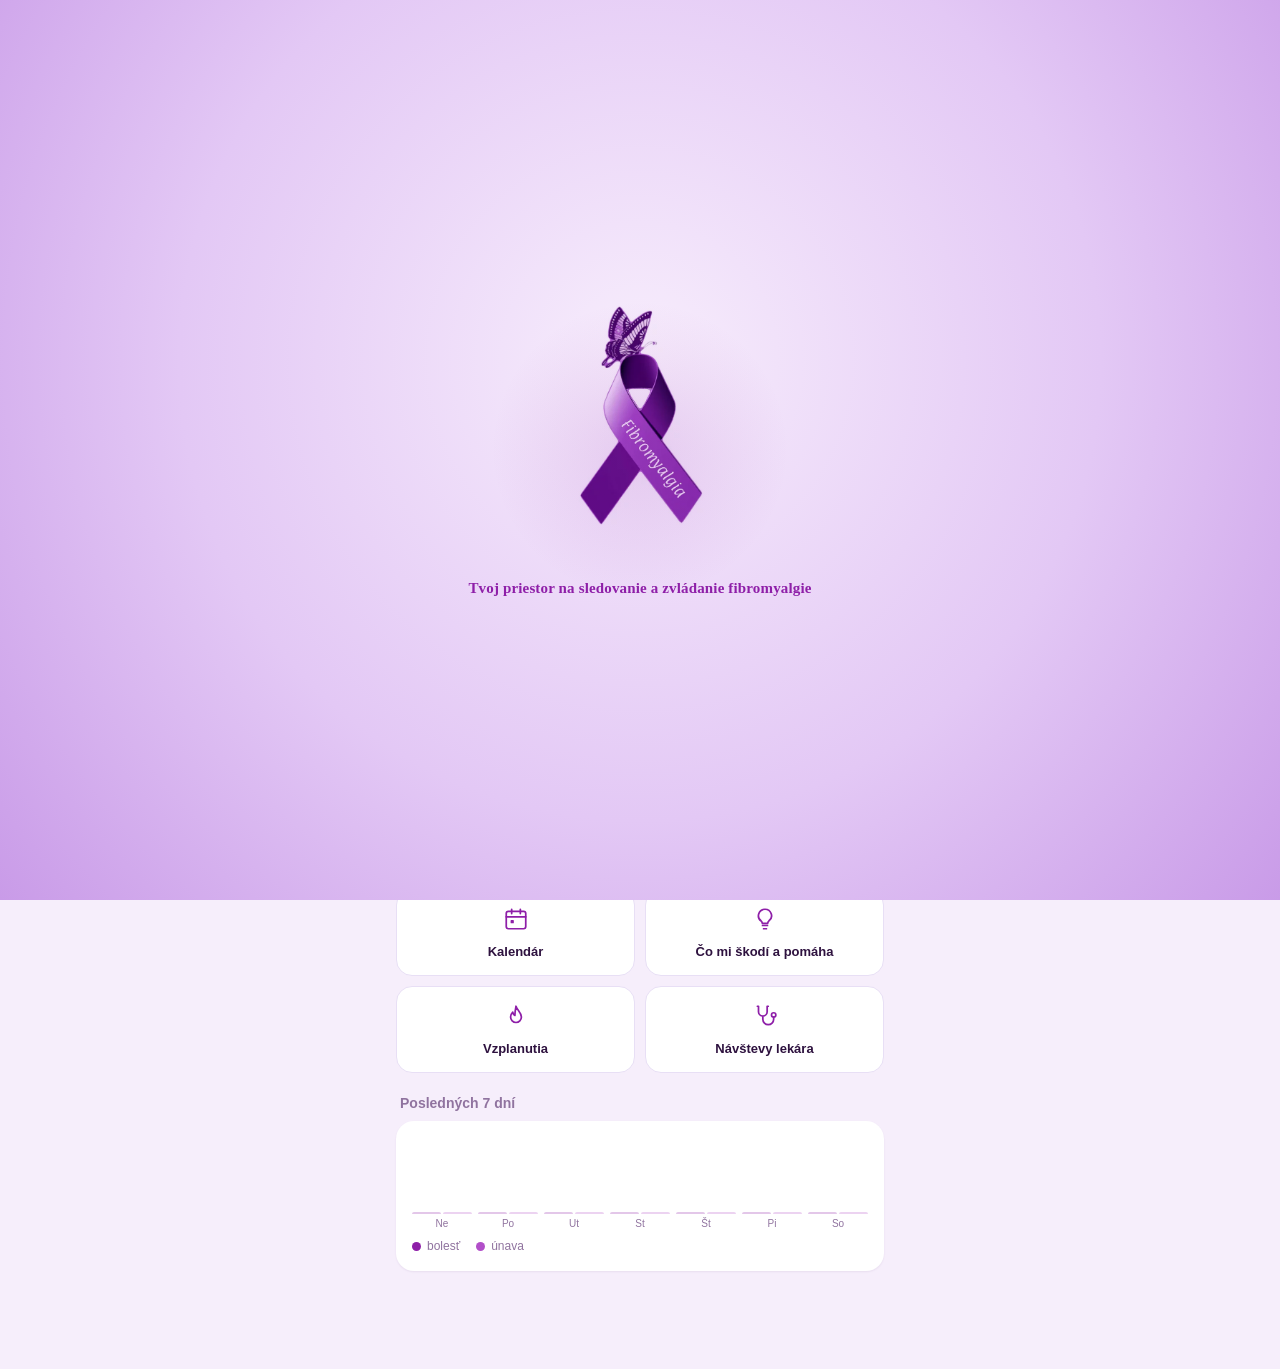
<file: index.html>
<!DOCTYPE html>
<html lang="sk">
<head>
<meta charset="UTF-8">
<meta name="viewport" content="width=device-width, initial-scale=1.0, maximum-scale=1">
<title>FibroMotýľ</title>
<link rel="manifest" href="manifest.json">
<meta name="theme-color" content="#440A63">
<link rel="apple-touch-icon" href="icon-192.png">
<link rel="stylesheet" href="vendor/lenis.css">
<style>
  :root{
    --bg: #F6EEFB;
    --card: #FFFFFF;
    --ink: #2E123F;
    --ink-soft: #90739F;
    --deep: #440A63;
    --purple: #8E1FA8;
    --purple-light: #D48CE8;
    --accent: #B24FC9;
    --line: #E8DFF5;
    --danger: #C97664;
    --good: #7C9B82;
    --radius: 18px;
  }
  *{box-sizing:border-box;}
  body{
    margin:0;
    background:var(--bg);
    color:var(--ink);
    font-family: -apple-system, BlinkMacSystemFont, "Segoe UI", Roboto, sans-serif;
    -webkit-font-smoothing:antialiased;
  }
  .app{max-width:520px;margin:0 auto;padding-bottom:84px;}

  /* header */
  header.top{
    display:flex;
    align-items:center;
    gap:12px;
    padding:22px 16px 16px;
    background:linear-gradient(160deg, var(--deep), var(--purple) 120%);
    color:#fff;
    border-radius:0 0 24px 24px;
    margin-bottom:14px;
  }
  header.top h1{
    font-size:calc(21px * var(--fs));
    margin:0;
    font-weight:700;
    letter-spacing:.01em;
  }
  header.top p{
    margin:2px 0 0;
    font-size:calc(13px * var(--fs));
    opacity:.85;
  }
  .logo{width:42px;height:42px;flex-shrink:0;}

  main{padding:0 16px;}
  .view{display:none;}
  .view.active{display:block;}

  .card{
    background:var(--card);
    border-radius:var(--radius);
    padding:18px 16px;
    margin-bottom:14px;
    box-shadow: 0 1px 2px rgba(74,42,107,.08);
  }
  .card h2{
    font-size:calc(15px * var(--fs));
    margin:0 0 12px;
    font-weight:700;
    color:var(--head);
  }
  .card h2 .val{color:var(--purple);}

  /* home summary */
  .summary-row{
    display:flex;
    justify-content:space-between;
    align-items:center;
    padding:10px 0;
    border-bottom:1px solid var(--line);
  }
  .summary-row:last-child{border-bottom:none;}
  .summary-row .lbl{color:var(--ink-soft);font-size:calc(14px * var(--fs));}
  .badge{
    font-size:calc(12px * var(--fs));
    font-weight:700;
    padding:4px 10px;
    border-radius:999px;
  }
  .badge.pending{background:var(--pending-bg);color:var(--pending-ink);}
  .badge.done{background:var(--done-bg);color:var(--good);}

  .quick-btn{
    width:100%;
    padding:14px;
    border:none;
    border-radius:14px;
    background:var(--deep);
    color:#fff;
    font-size:calc(15px * var(--fs));
    font-weight:700;
    margin-top:10px;
    cursor:pointer;
  }

  .tool-grid{
    display:grid;
    grid-template-columns:1fr 1fr;
    gap:10px;
  }
  .tool-card{
    background:var(--card);
    border:1px solid var(--line);
    border-radius:16px;
    padding:16px 10px;
    text-align:center;
    cursor:pointer;
  }
  .tool-card .ic{margin-bottom:8px;color:var(--purple);}
  .tool-card .lbl{font-size:calc(13px * var(--fs));font-weight:600;color:var(--ink);}

  .section-title{
    font-size:calc(14px * var(--fs));
    color:var(--ink-soft);
    margin:22px 4px 10px;
    font-weight:700;
  }

  /* scale (tracker) */
  .scale{display:grid;grid-template-columns:repeat(11,minmax(0,1fr));gap:4px;}
  .scale button{
    min-width:0;padding:0;height:44px;border-radius:10px;
    border:1px solid var(--line);background:var(--field);color:var(--ink-soft);
    font-size:calc(13px * var(--fs));font-weight:700;cursor:pointer;
  }
  .scale button.on{color:#fff;border-color:transparent;}
  .scale-labels{display:flex;justify-content:space-between;margin-top:8px;font-size:calc(12px * var(--fs));color:var(--ink-soft);}

  .choice-row{display:flex;gap:8px;}
  .choice-row button{
    flex:1;padding:12px 8px;border-radius:14px;border:1px solid var(--line);
    background:var(--field);color:var(--ink-soft);font-size:calc(14px * var(--fs));font-weight:600;cursor:pointer;
  }
  .choice-row button.on{background:var(--purple);border-color:var(--purple);color:#fff;}

  .chips{display:flex;flex-wrap:wrap;gap:8px;}
  .chip{
    padding:10px 14px;border-radius:999px;border:1px solid var(--line);
    background:var(--field);color:var(--ink-soft);font-size:calc(14px * var(--fs));cursor:pointer;user-select:none;
  }
  .chip.on{background:var(--good);border-color:var(--good);color:#fff;}

  textarea, input[type=text], input[type=date], input[type=tel], input[type=time], input[type=number]{
    width:100%;border:1px solid var(--line);border-radius:12px;padding:12px;
    font-size:calc(15px * var(--fs));font-family:inherit;color:var(--ink);resize:vertical;background:var(--field);
  }
  textarea{min-height:64px;}
  label.f{display:block;font-size:calc(12px * var(--fs));color:var(--ink-soft);margin:10px 0 4px;font-weight:600;}

  .save-btn{
    width:100%;padding:15px;border:none;border-radius:16px;background:var(--deep);
    color:#fff;font-size:calc(15px * var(--fs));font-weight:700;cursor:pointer;margin-top:12px;
  }
  .save-note{text-align:center;font-size:calc(13px * var(--fs));color:var(--good);margin-top:8px;min-height:18px;font-weight:600;}

  .trend{display:flex;align-items:flex-end;gap:6px;height:90px;padding-top:8px;}
  .trend .day{flex:1;display:flex;flex-direction:column;align-items:center;justify-content:flex-end;height:100%;gap:4px;}
  .trend .bar{width:100%;border-radius:6px 6px 0 0;background:var(--purple);}
  .trend .bar.fatigue{background:var(--accent);}
  .trend .lbl{font-size:calc(10px * var(--fs));color:var(--ink-soft);}
  .legend{display:flex;gap:16px;font-size:calc(12px * var(--fs));color:var(--ink-soft);margin-top:10px;}
  .legend span{display:flex;align-items:center;gap:6px;}
  .dot{width:9px;height:9px;border-radius:50%;display:inline-block;}

  .entry{padding:12px 0;border-bottom:1px solid var(--line);font-size:calc(14px * var(--fs));}
  .entry:last-child{border-bottom:none;}
  .entry-top{display:flex;justify-content:space-between;align-items:center;color:var(--ink-soft);}
  .entry-top b{color:var(--ink);}
  .entry-syms{margin-top:4px;color:var(--ink-soft);font-size:calc(13px * var(--fs));}
  .entry-note{margin-top:4px;font-style:italic;color:var(--ink-soft);font-size:calc(13px * var(--fs));}
  .del-btn{border:none;background:none;color:var(--danger);font-size:calc(13px * var(--fs));cursor:pointer;padding:4px;}

  .empty{color:var(--ink-soft);font-size:calc(14px * var(--fs));text-align:center;padding:20px 10px;}

  .list-item{
    display:flex;justify-content:space-between;align-items:flex-start;gap:10px;
    padding:14px 0;border-bottom:1px solid var(--line);
  }
  .list-item:last-child{border-bottom:none;}
  .list-item .info b{display:block;font-size:calc(15px * var(--fs));color:var(--ink);}
  .list-item .info span{font-size:calc(13px * var(--fs));color:var(--ink-soft);}
  .toggle-btn{
    border:1px solid var(--purple);background:var(--card);color:var(--purple);
    border-radius:999px;padding:8px 14px;font-size:calc(13px * var(--fs));font-weight:700;cursor:pointer;white-space:nowrap;
  }
  .toggle-btn.on{background:var(--good);border-color:var(--good);color:#fff;}

  /* bottom nav */
  nav.bottom{
    position:fixed;bottom:0;left:0;right:0;
    background:var(--nav);border-top:1px solid var(--line);
    display:flex;justify-content:space-around;padding:8px 4px calc(8px + env(safe-area-inset-bottom));
    max-width:520px;margin:0 auto;
  }
  nav.bottom button{
    background:none;border:none;display:flex;flex-direction:column;align-items:center;gap:3px;
    color:var(--ink-soft);font-size:calc(10px * var(--fs));font-weight:600;cursor:pointer;padding:4px 2px;flex:1;
  }
  nav.bottom button.active{color:var(--deep);}
  nav.bottom svg{width:21px;height:21px;}


  .bm-hint{font-size:calc(13px * var(--fs));color:var(--ink-soft);margin:-4px 0 12px;}
  .bm-wrap{display:grid;grid-template-columns:1fr 1fr;gap:10px;}
  .bm-fig{margin:0;text-align:center;}
  .bm-fig figcaption{font-size:calc(13px * var(--fs));font-weight:700;color:var(--ink-soft);margin-bottom:4px;}
  .bm-box{position:relative;max-width:170px;margin:0 auto;cursor:crosshair;touch-action:manipulation;-webkit-tap-highlight-color:transparent;}
  .bm-box img{display:block;width:100%;height:auto;user-select:none;-webkit-user-drag:none;pointer-events:none;}
  .bm-dot{position:absolute;width:20px;height:20px;margin:-10px 0 0 -10px;border-radius:50%;background:#E0202E;border:2px solid #fff;box-shadow:0 1px 3px rgba(0,0,0,.35);padding:0;cursor:pointer;}
  .bm-ring{position:absolute;width:14px;height:14px;margin:-7px 0 0 -7px;border-radius:50%;border:2px dashed rgba(142,31,168,.55);pointer-events:none;}
  .bm-legend{display:flex;align-items:center;gap:8px;font-size:calc(12px * var(--fs));color:var(--ink-soft);margin-top:10px;}
  .bm-legend i{display:inline-block;width:12px;height:12px;border-radius:50%;border:2px dashed rgba(142,31,168,.55);}
  .bm-list{margin-top:12px;}
  .bm-list .chip{font-family:inherit;background:#FDECEE;border-color:#F3C3C8;color:#9B1C28;}
  .bm-clear{border:none;background:none;color:var(--ink-soft);font-size:calc(13px * var(--fs));text-decoration:underline;cursor:pointer;padding:8px 0 0;}

  /* ---------- splash ---------- */
  #splash{
    position:fixed;inset:0;z-index:999;
    display:flex;flex-direction:column;align-items:center;justify-content:center;
    background:radial-gradient(circle at 50% 40%, #F7EDFC 0%, #E3C8F5 55%, #C99BE8 100%);
    transition:opacity .7s ease, visibility .7s ease;
  }
  #splash.hide{opacity:0;visibility:hidden;pointer-events:none;}
  #splash .glow{
    position:absolute;width:300px;height:300px;border-radius:50%;
    background:radial-gradient(circle, rgba(142,31,168,.14) 0%, rgba(142,31,168,0) 70%);
    animation:glowPulse 3.4s ease-in-out infinite;
  }
  @keyframes glowPulse{0%,100%{transform:scale(1);opacity:.6;}50%{transform:scale(1.14);opacity:1;}}

  #splash img#splashArt{
    width:230px;height:auto;position:relative;
    mix-blend-mode:multiply;
    opacity:0;transform:scale(.72);
    animation:artBloom 1.6s cubic-bezier(.34,1.4,.64,1) forwards .2s;
  }
  @keyframes artBloom{to{opacity:1;transform:scale(1);}}

  #splash h2{
    color:var(--deep);font-size:calc(24px * var(--fs));font-weight:800;letter-spacing:.02em;margin:18px 0 4px;
    opacity:0;animation:riseIn .7s ease forwards;animation-delay:1.6s;
  }
  #splash p{
    font-family:Georgia, "Times New Roman", serif;
    color:var(--purple);font-size:calc(15px * var(--fs));font-weight:700;letter-spacing:.01em;
    margin:0;text-align:center;padding:0 36px;line-height:1.45;
    opacity:0;animation:riseIn .7s ease forwards;animation-delay:1.85s;
  }
  @keyframes riseIn{from{opacity:0;transform:translateY(12px);}to{opacity:1;transform:translateY(0);}}

  /* counter (water) */
  .counter-row{display:flex;gap:12px;align-items:center;justify-content:center;padding:6px 0;}
  .counter-btn{
    width:46px;height:46px;border-radius:50%;border:1px solid var(--line);background:var(--field);
    color:var(--deep);font-size:calc(22px * var(--fs));font-weight:800;cursor:pointer;line-height:1;
  }
  .counter-num{font-size:calc(28px * var(--fs));font-weight:800;color:var(--purple);min-width:44px;text-align:center;}

  /* print (Súhrn pre lekára) */
  @media print{
    body *{visibility:hidden;}
    #summaryContent, #summaryContent *{visibility:visible;}
    #summaryContent{position:absolute;left:0;top:0;width:100%;background:#fff;}
    nav.bottom, header.top, #splash, .no-print{display:none !important;}
  }
  /* ---------- nové časti ---------- */
  :root{ --fs:1; --field:#FBF8FE; --nav:#FFFFFF; --pending-bg:#FBEFE0; --pending-ink:#B57A2C; --done-bg:#E4F1E5; --head:var(--deep); }
  html{font-size:calc(16px * var(--fs));}
  .hdr-btn{margin-left:auto;background:rgba(255,255,255,.16);border:none;border-radius:12px;width:42px;height:42px;display:flex;align-items:center;justify-content:center;color:#fff;cursor:pointer;flex-shrink:0;}
  .hdr-btn svg{width:22px;height:22px;}
  .btn-outline{width:100%;padding:13px;border:1.5px solid var(--purple);border-radius:14px;background:transparent;color:var(--purple);font-size:calc(15px * var(--fs));font-weight:700;cursor:pointer;margin-top:10px;font-family:inherit;}
  .banner{border-radius:var(--radius);padding:14px 16px;margin-bottom:14px;display:flex;flex-direction:column;gap:10px;}
  .banner p{margin:0;font-size:calc(14px * var(--fs));line-height:1.4;}
  .banner.flare{background:#F9E1E6;color:#7A1F35;}
  .banner.info{background:#EFE3F8;color:var(--ink);}
  .banner .row{display:flex;gap:8px;flex-wrap:wrap;}
  .banner button{border:none;border-radius:12px;padding:10px 14px;font-weight:700;font-size:calc(14px * var(--fs));cursor:pointer;font-family:inherit;}
  .banner .primary{background:var(--deep);color:#fff;}
  .banner .ghost{background:transparent;color:inherit;text-decoration:underline;}
  .mini-row{display:flex;align-items:center;gap:14px;}
  .mini-row .big{font-size:calc(26px * var(--fs));font-weight:800;color:var(--purple);min-width:78px;font-variant-numeric:tabular-nums;}
  .mini-row .txt{font-size:calc(14px * var(--fs));color:var(--ink);}
  .mini-row .txt span{display:block;color:var(--ink-soft);font-size:calc(13px * var(--fs));}
  .dose-row{display:flex;flex-wrap:wrap;gap:8px;margin-top:10px;}
  .med-block{padding:14px 0;border-bottom:1px solid var(--line);}
  .med-block:last-child{border-bottom:none;}
  .check-row{display:flex;align-items:center;gap:10px;margin-top:12px;font-size:calc(14px * var(--fs));color:var(--ink);}
  .check-row input{width:22px;height:22px;accent-color:var(--purple);}

  /* rýchly záznam */
  #quickSheet{position:fixed;inset:0;z-index:900;background:rgba(30,10,45,.45);display:flex;align-items:flex-end;justify-content:center;}
  #quickSheet[hidden]{display:none!important;}
  #quickSheet .sheet{background:var(--card);width:100%;max-width:520px;border-radius:24px 24px 0 0;padding:20px 16px calc(20px + env(safe-area-inset-bottom));max-height:92vh;overflow:auto;}
  #quickSheet h2{margin:0 0 4px;font-size:calc(18px * var(--fs));color:var(--head);}
  #quickSheet .q{margin-top:16px;}
  #quickSheet .q b{display:block;font-size:calc(15px * var(--fs));margin-bottom:8px;color:var(--ink);}
  .qscale{display:grid;grid-template-columns:repeat(11,1fr);gap:4px;}
  .qscale button{height:44px;border-radius:10px;border:1px solid var(--line);background:var(--field);color:var(--ink-soft);font-weight:700;font-size:calc(14px * var(--fs));padding:0;cursor:pointer;font-family:inherit;}
  .qscale button.on{background:var(--purple);border-color:var(--purple);color:#fff;}

  /* súvislosti */
  .insight{display:flex;gap:12px;padding:14px 0;border-bottom:1px solid var(--line);align-items:flex-start;}
  .insight:last-child{border-bottom:none;}
  .insight .ic2{width:34px;height:34px;border-radius:50%;flex-shrink:0;display:flex;align-items:center;justify-content:center;font-weight:800;font-size:calc(16px * var(--fs));}
  .insight.bad .ic2{background:#F9E1E6;color:#A3334B;}
  .insight.good .ic2{background:#E4F1E5;color:#4F7A55;}
  .insight.info .ic2{background:#EFE3F8;color:var(--purple);}
  .insight .t{font-size:calc(15px * var(--fs));color:var(--ink);line-height:1.4;}
  .insight .t small{display:block;color:var(--ink-soft);font-size:calc(12.5px * var(--fs));margin-top:3px;}

  /* kalendár */
  .cal-head{display:flex;align-items:center;justify-content:space-between;margin-bottom:12px;}
  .cal-head h2{margin:0!important;text-transform:capitalize;}
  .cal-nav{width:44px;height:44px;border-radius:12px;border:1px solid var(--line);background:var(--field);color:var(--ink);font-size:calc(20px * var(--fs));cursor:pointer;}
  .cal-grid{display:grid;grid-template-columns:repeat(7,1fr);gap:5px;}
  .cal-dow{text-align:center;font-size:calc(11px * var(--fs));color:var(--ink-soft);font-weight:700;padding-bottom:2px;}
  .cal-day{aspect-ratio:1/1.05;border-radius:10px;border:1px solid var(--line);background:var(--card);display:flex;flex-direction:column;align-items:center;justify-content:center;gap:3px;font-size:calc(14px * var(--fs));font-weight:700;color:var(--ink);cursor:pointer;padding:0;font-family:inherit;position:relative;}
  .cal-day.empty-cell{border:none;background:none;cursor:default;}
  .cal-day.today{outline:2.5px solid var(--purple);outline-offset:1px;}
  .cal-day.sel{box-shadow:0 0 0 3px var(--accent) inset;}
  .cal-day .marks{display:flex;gap:2px;height:6px;}
  .cal-day .marks i{width:6px;height:6px;border-radius:50%;display:block;}
  .cal-day.flare{border:2px solid #D2475F;}
  .m-flare{background:#D2475F;} .m-visit{background:#3F7FBF;} .m-cycle{background:#E58FB0;}
  .cal-legend{display:flex;flex-wrap:wrap;gap:8px 14px;font-size:calc(12px * var(--fs));color:var(--ink-soft);margin-top:12px;align-items:center;}
  .cal-legend .grad{width:110px;height:10px;border-radius:6px;background:linear-gradient(90deg,#EFE3F8,#B67AD6,#5A1180);}
  .cal-legend i{width:9px;height:9px;border-radius:50%;display:inline-block;margin-right:4px;}

  /* nastavenia */
  .set-choice{display:flex;gap:8px;flex-wrap:wrap;}
  .set-choice button{flex:1 1 0;min-width:90px;padding:12px 8px;border-radius:14px;border:1px solid var(--line);background:var(--field);color:var(--ink-soft);font-weight:700;cursor:pointer;font-family:inherit;font-size:calc(14px * var(--fs));}
  .set-choice button.on{background:var(--purple);border-color:var(--purple);color:#fff;}

  /* tmavý režim */
  :root[data-theme="dark"]{
    color-scheme:dark;
    --bg:#1B1224; --card:#271A34; --ink:#F2E9F8; --ink-soft:#BBA6CB; --deep:#7C35A5; --purple:#C27BE0;
    --purple-light:#D48CE8; --accent:#9E5BC4; --line:#3B2B4A; --danger:#EB9A88; --good:#8FC39A;
    --field:#31223F; --nav:#221630; --pending-bg:#4A3522; --pending-ink:#F2C487; --done-bg:#223A28; --head:#E6C8F6;
  }
  :root[data-theme="dark"] .banner.flare{background:#4A2130;color:#F7D2DB;}
  :root[data-theme="dark"] .banner.info{background:#3A2A4B;color:var(--ink);}
  :root[data-theme="dark"] .insight.bad .ic2{background:#4A2130;color:#F7B3C1;}
  :root[data-theme="dark"] .insight.good .ic2{background:#223A28;color:#A9DDB2;}
  :root[data-theme="dark"] .insight.info .ic2{background:#3A2A4B;color:var(--purple);}
  :root[data-theme="dark"] .bm-box img{border-radius:12px;}
  @media print{
    :root[data-theme="dark"]{--ink:#2E123F;--ink-soft:#6F5A7D;--line:#DDD;--card:#FFF;--head:#440A63;}
    #summaryContent,#summaryContent *{color:#222!important;}
  }

</style>
</head>
<body>
<div id="splash">
  <div class="glow"></div>
  <img id="splashArt" alt="Fibromyalgia" src="[data-uri]">
  <h2>FibroMotýľ</h2>
  <p>Tvoj priestor na sledovanie a zvládanie fibromyalgie</p>
</div>
<div class="app">

  <header class="top">
    <svg class="logo" viewBox="0 0 64 64" fill="none" xmlns="http://www.w3.org/2000/svg">
      <defs>
        <linearGradient id="wg" x1="0" y1="0" x2="1" y2="1">
          <stop offset="0" stop-color="#E6C6F5"/>
          <stop offset="1" stop-color="#8E1FA8"/>
        </linearGradient>
      </defs>
      <path d="M32 30 C24 10, 6 8, 6 22 C6 34, 20 34, 32 30 Z" fill="url(#wg)"/>
      <path d="M32 30 C40 10, 58 8, 58 22 C58 34, 44 34, 32 30 Z" fill="url(#wg)"/>
      <path d="M32 30 C22 40, 8 42, 10 52 C12 60, 26 54, 32 34 Z" fill="url(#wg)" opacity="0.85"/>
      <path d="M32 30 C42 40, 56 42, 54 52 C52 60, 38 54, 32 34 Z" fill="url(#wg)" opacity="0.85"/>
      <rect x="30.5" y="16" width="3" height="30" rx="1.5" fill="#440A63"/>
    </svg>
    <div>
      <h1>FibroMotýľ</h1>
      <p>Tvoj priestor na sledovanie a zvládanie fibromyalgie</p>
    </div>
    <button class="hdr-btn" data-goto="settings" aria-label="Nastavenia"><svg viewBox="0 0 24 24" fill="none"><circle cx="12" cy="12" r="3.2" stroke="currentColor" stroke-width="1.8"/><path d="M12 2.8v2.4M12 18.8v2.4M4.2 7.5l2.1 1.2M17.7 15.3l2.1 1.2M4.2 16.5l2.1-1.2M17.7 8.7l2.1-1.2" stroke="currentColor" stroke-width="1.8" stroke-linecap="round"/><circle cx="12" cy="12" r="7" stroke="currentColor" stroke-width="1.8"/></svg></button>
  </header>

  <main>

    <!-- HOME -->
    <section class="view active" id="view-home">
      <div id="homeAlerts"></div>
      <div class="card">
        <h2>Denné sledovanie</h2>
        <div class="summary-row">
          <span class="lbl">Včera</span>
          <span class="badge" id="homeYesterday">–</span>
        </div>
        <div class="summary-row">
          <span class="lbl">Dnes</span>
          <span class="badge" id="homeToday">–</span>
        </div>
        <button class="quick-btn" id="quickOpenBtn" type="button">⚡ Rýchly záznam (3 ťuknutia)</button>
        <button class="btn-outline" data-goto="tracker" type="button">+ Celý dnešný záznam</button>
      </div>
      <div id="homeUpcoming"></div>

      <div class="section-title">Nástroje</div>
      <div class="tool-grid">
        <div class="tool-card" data-goto="journal">
          <div class="ic"><svg width="26" height="26" viewBox="0 0 24 24" fill="none"><path d="M4 4h13a2 2 0 0 1 2 2v14l-3-2H4a2 2 0 0 1-2-2V6a2 2 0 0 1 2-2Z" stroke="currentColor" stroke-width="1.6"/></svg></div>
          <div class="lbl">Môj denník</div>
        </div>
        <div class="tool-card" data-goto="meds">
          <div class="ic"><svg width="26" height="26" viewBox="0 0 24 24" fill="none"><rect x="3" y="9" width="18" height="7" rx="3.5" stroke="currentColor" stroke-width="1.6"/><path d="M12 9v7" stroke="currentColor" stroke-width="1.6"/></svg></div>
          <div class="lbl">Lieky a vitamíny</div>
        </div>
        <div class="tool-card" data-goto="labs">
          <div class="ic"><svg width="26" height="26" viewBox="0 0 24 24" fill="none"><path d="M9 3h6M10 3v6l-5 9a2 2 0 0 0 2 3h10a2 2 0 0 0 2-3l-5-9V3" stroke="currentColor" stroke-width="1.6" stroke-linejoin="round"/></svg></div>
          <div class="lbl">Moje výsledky</div>
        </div>
        <div class="tool-card" data-goto="team">
          <div class="ic"><svg width="26" height="26" viewBox="0 0 24 24" fill="none"><circle cx="9" cy="8" r="3" stroke="currentColor" stroke-width="1.6"/><path d="M3 20c0-3.3 2.7-5 6-5s6 1.7 6 5" stroke="currentColor" stroke-width="1.6"/><circle cx="18" cy="9" r="2.3" stroke="currentColor" stroke-width="1.6"/><path d="M15.5 20c0-2.4 1.7-3.8 3.8-4" stroke="currentColor" stroke-width="1.6"/></svg></div>
          <div class="lbl">Môj tím</div>
        </div>
        <div class="tool-card" data-goto="nutrition">
          <div class="ic"><svg width="26" height="26" viewBox="0 0 24 24" fill="none"><path d="M6 2v8a3 3 0 0 0 3 3v9M6 2v6M9 2v6" stroke="currentColor" stroke-width="1.6" stroke-linecap="round"/><path d="M17 2c-1.5 0-3 1.5-3 4v5a2 2 0 0 0 2 2v9" stroke="currentColor" stroke-width="1.6" stroke-linecap="round"/></svg></div>
          <div class="lbl">Strava</div>
        </div>
        <div class="tool-card" data-goto="cycle">
          <div class="ic"><svg width="26" height="26" viewBox="0 0 24 24" fill="none"><circle cx="12" cy="12" r="9" stroke="currentColor" stroke-width="1.6"/><path d="M12 7v5l3.5 2" stroke="currentColor" stroke-width="1.6" stroke-linecap="round"/></svg></div>
          <div class="lbl">Cyklus</div>
        </div>
        <div class="tool-card" data-goto="summary">
          <div class="ic"><svg width="26" height="26" viewBox="0 0 24 24" fill="none"><path d="M6 2h9l3 3v17H6z" stroke="currentColor" stroke-width="1.6" stroke-linejoin="round"/><path d="M9 10h6M9 14h6M9 18h4" stroke="currentColor" stroke-width="1.6" stroke-linecap="round"/></svg></div>
          <div class="lbl">Súhrn pre lekára</div>
        </div>
        <div class="tool-card" data-goto="backup">
          <div class="ic"><svg width="26" height="26" viewBox="0 0 24 24" fill="none"><path d="M12 3v12m0 0l-4-4m4 4l4-4" stroke="currentColor" stroke-width="1.6" stroke-linecap="round" stroke-linejoin="round"/><path d="M4 17v2a2 2 0 0 0 2 2h12a2 2 0 0 0 2-2v-2" stroke="currentColor" stroke-width="1.6" stroke-linecap="round"/></svg></div>
          <div class="lbl">Záloha</div>
        </div>
        <div class="tool-card" data-goto="diagnoses">
          <div class="ic"><svg width="26" height="26" viewBox="0 0 24 24" fill="none"><path d="M9 3h6a1 1 0 0 1 1 1v1h1a2 2 0 0 1 2 2v12a2 2 0 0 1-2 2H7a2 2 0 0 1-2-2V7a2 2 0 0 1 2-2h1V4a1 1 0 0 1 1-1Z" stroke="currentColor" stroke-width="1.6" stroke-linejoin="round"/><path d="M8.5 13l2 2 4-4.5" stroke="currentColor" stroke-width="1.6" stroke-linecap="round" stroke-linejoin="round"/></svg></div>
          <div class="lbl">Diagnózy</div>
        </div>
        <div class="tool-card" data-goto="activities">
          <div class="ic"><svg width="26" height="26" viewBox="0 0 24 24" fill="none"><circle cx="13.5" cy="4.5" r="2" stroke="currentColor" stroke-width="1.6"/><path d="M9 21l2.5-6 2.5 2v4M7 12l3-4 3.5 1.5L16 13l3 1M10 8l1.5 7" stroke="currentColor" stroke-width="1.6" stroke-linecap="round" stroke-linejoin="round"/></svg></div>
          <div class="lbl">Aktivity</div>
        </div>
        <div class="tool-card" data-goto="calendar">
          <div class="ic"><svg width="26" height="26" viewBox="0 0 24 24" fill="none"><rect x="3" y="5" width="18" height="16" rx="2" stroke="currentColor" stroke-width="1.6"/><path d="M3 10h18M8 3v4M16 3v4" stroke="currentColor" stroke-width="1.6" stroke-linecap="round"/><rect x="7" y="13" width="3" height="3" rx=".6" fill="currentColor"/></svg></div>
          <div class="lbl">Kalendár</div>
        </div>
        <div class="tool-card" data-goto="insights">
          <div class="ic"><svg width="26" height="26" viewBox="0 0 24 24" fill="none"><path d="M9 18h6M10 21h4M12 3a6 6 0 0 0-3.5 10.9c.6.5 1 1.2 1 2V16h5v-.1c0-.8.4-1.5 1-2A6 6 0 0 0 12 3z" stroke="currentColor" stroke-width="1.6" stroke-linejoin="round"/></svg></div>
          <div class="lbl">Čo mi škodí a pomáha</div>
        </div>
        <div class="tool-card" data-goto="flares">
          <div class="ic"><svg width="26" height="26" viewBox="0 0 24 24" fill="none"><path d="M12 3c1 3.5 5 5.5 5 10a5 5 0 0 1-10 0c0-2.2 1-3.6 2-4.6.3 1.6 1 2.6 2 3 0-3 .5-5.8 1-8.4z" stroke="currentColor" stroke-width="1.6" stroke-linejoin="round"/></svg></div>
          <div class="lbl">Vzplanutia</div>
        </div>
        <div class="tool-card" data-goto="doctor">
          <div class="ic"><svg width="26" height="26" viewBox="0 0 24 24" fill="none"><path d="M6 3v5a4 4 0 0 0 8 0V3M6 3H5M14 3h1M10 12v3a5 5 0 0 0 10 0v-2" stroke="currentColor" stroke-width="1.6" stroke-linecap="round"/><circle cx="20" cy="11" r="2" stroke="currentColor" stroke-width="1.6"/></svg></div>
          <div class="lbl">Návštevy lekára</div>
        </div>
      </div>

      <div class="section-title">Posledných 7 dní</div>
      <div class="card">
        <div class="trend" id="trendChart"></div>
        <div class="legend">
          <span><span class="dot" style="background:var(--purple)"></span> bolesť</span>
          <span><span class="dot" style="background:var(--accent)"></span> únava</span>
        </div>
      </div>
    </section>

    <!-- TRACKER -->
    <section class="view" id="view-tracker">
      <div class="card">
        <div id="todayLabel" style="font-size:calc(13px * var(--fs));color:var(--ink-soft);margin-bottom:2px;"></div>
        <h2 style="margin-top:0;">Dnešný záznam</h2>
      </div>

      <div class="card">
        <h2>Bolesť dnes: <span class="val" id="painVal">–</span></h2>
        <div class="scale" id="painScale"></div>
        <div class="scale-labels"><span>žiadna</span><span>najhoršia</span></div>
      </div>


      <div class="card" id="bodyCard">
        <h2>Kde to bolí?</h2>
        <p class="bm-hint">Ťukni na miesto, kde ťa bolí. Opätovným ťuknutím na červený bod ho zrušíš.</p>
        <div class="bm-wrap">
          <figure class="bm-fig"><figcaption>Spredu</figcaption><div class="bm-box" data-v="f"><img alt="Postava spredu" src="[data-uri]"></div></figure>
          <figure class="bm-fig"><figcaption>Zozadu</figcaption><div class="bm-box" data-v="b"><img alt="Postava zozadu" src="[data-uri]"></div></figure>
        </div>
        <div class="bm-legend"><i></i> typické citlivé body pri fibromyalgii</div>
        <div class="chips bm-list" id="bmList"></div>
        <button type="button" class="bm-clear" id="bmClear" hidden>Vymazať všetky body</button>
      </div>

      <div class="card">
        <h2>Únava dnes: <span class="val" id="fatigueVal">–</span></h2>
        <div class="scale" id="fatigueScale"></div>
        <div class="scale-labels"><span>žiadna</span><span>vyčerpaná</span></div>
      </div>

      <div class="card">
        <h2>Nálada / stres dnes: <span class="val" id="moodVal">–</span></h2>
        <div class="scale" id="moodScale"></div>
        <div class="scale-labels"><span>pokojná</span><span>veľmi vystresovaná</span></div>
      </div>

      <div class="card">
        <h2>Spánok</h2>
        <div class="choice-row" id="sleepRow">
          <button data-v="dobry">Dobrý</button>
          <button data-v="priemerny">Priemerný</button>
          <button data-v="zly">Zlý</button>
        </div>
      </div>

      <div class="card">
        <h2>Pitný režim dnes</h2>
        <div class="counter-row">
          <button class="counter-btn" id="waterMinusBtn">−</button>
          <div class="counter-num" id="waterDisplay">0</div>
          <button class="counter-btn" id="waterPlusBtn">+</button>
        </div>
        <div class="empty" style="padding:6px 0 0;">pohárov vody dnes</div>
      </div>

      <div class="card">
        <h2>Počasie dnes</h2>
        <button class="toggle-btn" id="weatherBtn" style="width:100%;">Zistiť počasie podľa polohy</button>
        <div id="weatherStatus" style="font-size:calc(13px * var(--fs));color:var(--ink-soft);margin-top:8px;"></div>
      </div>

      <div class="card">
        <h2>Tep a kroky (nepovinné)</h2>
        <label class="f">Priemerný tep (bpm)</label>
        <input type="text" inputmode="numeric" id="heartRateInput" placeholder="Napr. 78">
        <label class="f">Počet krokov</label>
        <input type="text" inputmode="numeric" id="stepsInput" placeholder="Napr. 3200">
        <div class="empty" style="padding:8px 0 0;text-align:left;">Zadajte hodnoty z appky Zdravie / Google Fit, alebo skúste krokomer nižšie.</div>
        <button class="toggle-btn" id="pedoToggleBtn" style="margin-top:10px;width:100%;">Spustiť krokomer telefónu</button>
        <div id="pedoStatus" style="font-size:calc(13px * var(--fs));color:var(--ink-soft);margin-top:8px;"></div>
      </div>

      <div class="card">
        <h2>Príznaky dnes</h2>
        <div class="chips" id="symChips"></div>
      </div>

      <div class="card">
        <h2>Poznámka (nepovinné)</h2>
        <textarea id="noteInput" placeholder="Napr. čo mohlo bolesť spustiť, ako si sa cítila..."></textarea>
      </div>

      <button class="save-btn" id="saveBtn">Uložiť dnešný záznam</button>
      <div class="save-note" id="saveNote"></div>

      <div class="section-title">História záznamov</div>
      <div class="card" id="historyCard"><div class="empty">Zatiaľ žiadne záznamy.</div></div>
    </section>

    <!-- JOURNAL -->
    <section class="view" id="view-journal">
      <div class="card">
        <h2>Nový zápis do denníka</h2>
        <textarea id="journalInput" placeholder="Ako sa dnes cítiš? Čo sa dialo?" style="min-height:90px;"></textarea>
        <button class="save-btn" id="journalSaveBtn">Uložiť zápis</button>
      </div>
      <div class="section-title">Moje zápisy</div>
      <div class="card" id="journalList"><div class="empty">Zatiaľ žiadne zápisy.</div></div>
    </section>

    <!-- MEDS -->
    <section class="view" id="view-meds">
      <div class="card">
        <h2>Pripomienky</h2>
        <div class="empty" style="text-align:left;padding:0 0 10px;">Appka ti vie pripomenúť dávku lieku v zadanom čase, ak ju máš otvorenú v prehliadači telefónu. Nie je to 100% spoľahlivé na pozadí (najmä na iPhone), preto sa naň úplne nespoliehajte.</div>
        <button class="toggle-btn" id="notifPermBtn" style="width:100%;">Povoliť pripomienky</button>
        <div id="notifStatus" style="font-size:calc(13px * var(--fs));color:var(--ink-soft);margin-top:8px;"></div>
      </div>
      <div class="card">
        <h2>Pridať liek</h2>
        <label class="f">Názov lieku</label>
        <input type="text" id="medName" placeholder="Napr. Pregabalin">
        <label class="f">Dávka</label>
        <input type="text" id="medDose" placeholder="Napr. 75 mg">
        <label class="f">Časy dávok (oddeľ čiarkou)</label>
        <input type="text" id="medTimes" placeholder="Napr. 8:00, 20:00">
        <label class="f">Poznámka k užívaniu (nepovinné)</label>
        <input type="text" id="medTime" placeholder="Napr. po jedle">
        <label class="check-row"><input type="checkbox" id="medPrn"> Beriem ho len podľa potreby (napr. pri bolesti)</label>
        <button class="save-btn" id="medSaveBtn">Pridať liek</button>
        <div class="save-note" id="medNote"></div>
      </div>
      <div class="section-title">Moje lieky</div>
      <div class="card" id="medsList"><div class="empty">Zatiaľ žiadne lieky.</div></div>

      <div class="card" style="margin-top:22px;">
        <h2>Pridať vitamín alebo doplnok</h2>
        <label class="f" for="vitName">Názov</label>
        <input type="text" id="vitName" placeholder="Napr. Horčík">
        <label class="f" for="vitDose">Dávka</label>
        <input type="text" id="vitDose" placeholder="Napr. 400 mg, 1 tableta">
        <label class="f">Kedy užívať</label>
        <div class="choice-row" id="vitWhen" style="flex-wrap:wrap;">
          <button type="button" data-v="Ráno">Ráno</button>
          <button type="button" data-v="Obed">Obed</button>
          <button type="button" data-v="Večer">Večer</button>
          <button type="button" data-v="Pred spaním">Pred spaním</button>
        </div>
        <button class="save-btn" id="vitSaveBtn">Pridať vitamín</button>
        <div class="save-note" id="vitNote"></div>
      </div>
      <div class="section-title">Moje vitamíny a doplnky</div>
      <div class="card" id="vitList"><div class="empty">Zatiaľ žiadne vitamíny.</div></div>
    </section>

    <!-- LABS -->
    <section class="view" id="view-labs">
      <div class="card">
        <h2>Pridať výsledok</h2>
        <label class="f">Názov vyšetrenia</label>
        <input type="text" id="labName" placeholder="Napr. Vitamín D">
        <label class="f">Hodnota</label>
        <input type="text" id="labValue" placeholder="Napr. 42 nmol/l">
        <label class="f">Dátum</label>
        <input type="date" id="labDate">
        <button class="save-btn" id="labSaveBtn">Pridať výsledok</button>
      </div>
      <div class="section-title">Moje výsledky</div>
      <div class="card" id="labsList"><div class="empty">Zatiaľ žiadne výsledky.</div></div>
    </section>

    <!-- TEAM -->
    <section class="view" id="view-team">
      <div class="card">
        <h2>Pridať kontakt</h2>
        <label class="f">Meno</label>
        <input type="text" id="teamName" placeholder="Napr. MUDr. Nováková">
        <label class="f">Špecializácia</label>
        <input type="text" id="teamSpec" placeholder="Napr. reumatológ">
        <label class="f">Telefón</label>
        <input type="tel" id="teamPhone" placeholder="Napr. 0900 123 456">
        <button class="save-btn" id="teamSaveBtn">Pridať kontakt</button>
      </div>
      <div class="section-title">Môj tím starostlivosti</div>
      <div class="card" id="teamList"><div class="empty">Zatiaľ žiadne kontakty.</div></div>
    </section>

    <!-- NUTRITION -->
    <section class="view" id="view-nutrition">
      <div class="card">
        <h2>Dnešný príjem kalórií</h2>
        <div class="empty" id="nutritionTotal" style="font-size:1.4rem;font-weight:700;color:var(--purple);">0 kcal</div>
      </div>
      <div class="card">
        <h2>Vyhľadať potravinu</h2>
        <label class="f">Názov potraviny</label>
        <input type="text" id="foodSearchInput" placeholder="Napr. jogurt biely">
        <button class="save-btn" id="foodSearchBtn">Hľadať</button>
        <div id="foodSearchStatus" style="margin-top:8px;font-size:.9rem;color:var(--ink-soft);"></div>
        <div id="foodSearchResults"></div>
      </div>
      <div class="card">
        <h2>Pridať ručne</h2>
        <label class="f">Názov</label>
        <input type="text" id="manualFoodName" placeholder="Napr. domáca polievka">
        <label class="f">Kalórie (kcal)</label>
        <input type="number" id="manualFoodKcal" placeholder="Napr. 250">
        <button class="save-btn" id="manualFoodBtn">Pridať</button>
      </div>
      <div class="section-title">Dnešný záznam stravy</div>
      <div class="card" id="nutritionList"><div class="empty">Zatiaľ žiadny záznam.</div></div>
    </section>

    <!-- CYCLE -->
    <section class="view" id="view-cycle">
      <div class="card">
        <h2>Sledovanie cyklu</h2>
        <div class="empty" id="cycleStatus" style="text-align:left;padding:0 0 14px;">Zatiaľ žiadny záznam.</div>
        <button class="save-btn" id="cycleLogBtn">Dnes mi začala menštruácia</button>
      </div>
      <div class="section-title">História</div>
      <div class="card" id="cycleList"><div class="empty">Zatiaľ žiadne záznamy.</div></div>
    </section>

    <!-- SUMMARY (pre lekára) -->
    <section class="view" id="view-summary">
      <div class="card no-print">
        <h2>Súhrn pre lekára</h2>
        <div class="empty" style="text-align:left;padding:0 0 14px;">Appka pripraví prehľadný súhrn posledných 14 dní. Tlačidlo otvorí tlačové okno, kde môžete zvoliť „Uložiť ako PDF" a poslať alebo vytlačiť súhrn pre lekára.</div>
        <button class="save-btn" id="printSummaryBtn">Vytlačiť / uložiť ako PDF</button>
      </div>
      <div class="card" id="summaryContent"></div>
    </section>

    <!-- DIAGNOSES -->
    <section class="view" id="view-diagnoses">
      <div class="card">
        <h2>Sprievodné diagnózy</h2>
        <div class="empty" style="text-align:left;padding:0 0 12px;">Fibromyalgia sa často vyskytuje spolu s ďalšími diagnózami. Zaškrtnite tie, ktoré máte potvrdené – uvidíte ich potom aj v súhrne pre lekára.</div>
        <div class="chips" id="diagnosisChips"></div>
      </div>
      <div class="card">
        <h2>Pridať vlastnú diagnózu</h2>
        <label class="f">Názov</label>
        <input type="text" id="customDiagnosisName" placeholder="Napr. iná diagnóza, ktorá tu chýba">
        <button class="save-btn" id="customDiagnosisBtn">Pridať</button>
      </div>
      <div class="section-title">Moje vlastné diagnózy</div>
      <div class="card" id="customDiagnosisList"><div class="empty">Zatiaľ žiadne vlastné diagnózy.</div></div>
    </section>

    <!-- ACTIVITIES -->
    <section class="view" id="view-activities">
      <div class="card">
        <h2>Dnes spolu</h2>
        <div id="actTotal" style="font-size:1.4rem;font-weight:700;color:var(--purple);">0 min</div>
        <div class="empty" style="text-align:left;padding:8px 0 0;">Pri fibromyalgii pomáha rozložiť aktivity počas dňa a oddýchnuť si skôr, ako príde veľká únava. Záznamy ti ukážu, čo ti robí dobre a po čom ti je horšie.</div>
      </div>
      <div class="card">
        <h2>Pridať aktivitu</h2>
        <label class="f">Čo si robila</label>
        <div class="chips" id="actTypeChips"></div>
        <input type="text" id="actOther" placeholder="Iná aktivita – napíš sama" style="margin-top:10px;">
        <label class="f">Ako dlho (minúty)</label>
        <input type="text" inputmode="numeric" id="actMinutes" placeholder="Napr. 20">
        <label class="f">Aká náročná bola</label>
        <div class="choice-row" id="actIntensity">
          <button type="button" data-v="ľahká">Ľahká</button>
          <button type="button" data-v="stredná">Stredná</button>
          <button type="button" data-v="náročná">Náročná</button>
        </div>
        <label class="f">Ako ti bolo potom</label>
        <div class="choice-row" id="actAfter">
          <button type="button" data-v="lepšie">Lepšie</button>
          <button type="button" data-v="rovnako">Rovnako</button>
          <button type="button" data-v="horšie">Horšie</button>
        </div>
        <label class="f">Poznámka (nepovinné)</label>
        <input type="text" id="actNote" placeholder="Napr. potom som si musela ľahnúť">
        <button class="save-btn" id="actSaveBtn">Pridať aktivitu</button>
        <div class="save-note" id="actSaveNote"></div>
      </div>
      <div class="section-title">Moje aktivity</div>
      <div class="card" id="actList"><div class="empty">Zatiaľ žiadne aktivity.</div></div>
    </section>


    <!-- CALENDAR -->
    <section class="view" id="view-calendar">
      <div class="card">
        <div class="cal-head">
          <button class="cal-nav" id="calPrev" type="button" aria-label="Predchádzajúci mesiac">‹</button>
          <h2 id="calTitle"></h2>
          <button class="cal-nav" id="calNext" type="button" aria-label="Nasledujúci mesiac">›</button>
        </div>
        <div class="cal-grid" id="calGrid"></div>
        <div class="cal-legend">
          <span>bolesť 0</span><span class="grad"></span><span>10</span>
          <span><i class="m-flare"></i>vzplanutie</span><span><i class="m-visit"></i>lekár</span><span><i class="m-cycle"></i>menštruácia</span>
        </div>
        <div id="calStats" class="empty" style="text-align:left;padding:12px 0 0;"></div>
      </div>
      <div class="card" id="calDetail"><div class="empty">Ťukni na deň a uvidíš podrobnosti.</div></div>
    </section>

    <!-- INSIGHTS -->
    <section class="view" id="view-insights">
      <div class="card">
        <h2>Čo mi škodí a čo mi pomáha</h2>
        <div class="empty" style="text-align:left;padding:0;">Appka porovnáva tvoje záznamy: spánok, stres, počasie, vodu, pohyb, aktivity a cyklus. Čím viac dní vyplníš, tým presnejšie to bude.</div>
      </div>
      <div class="card" id="insightList"></div>
      <div class="empty" style="text-align:left;padding:0 6px 14px;font-size:calc(13px * var(--fs));">Sú to len súvislosti v tvojich záznamoch, nie istá príčina. Ukáž ich lekárovi a poraďte sa spolu.</div>
    </section>

    <!-- FLARES -->
    <section class="view" id="view-flares">
      <div class="card" id="flareActiveCard"></div>
      <div class="card" id="flareFormCard">
        <h2>Začalo sa mi vzplanutie</h2>
        <label class="f" for="flareStart">Kedy sa začalo</label>
        <input type="date" id="flareStart">
        <label class="f">Aké silné je</label>
        <div class="choice-row" id="flareSeverity">
          <button type="button" data-v="mierne">Mierne</button>
          <button type="button" data-v="stredné">Stredné</button>
          <button type="button" data-v="silné">Silné</button>
        </div>
        <label class="f">Čo ho mohlo spustiť (môžeš vybrať viac)</label>
        <div class="chips" id="flareTriggers"></div>
        <label class="f" for="flareNote">Poznámka (nepovinné)</label>
        <input type="text" id="flareNote" placeholder="Napr. po návšteve u rodiny">
        <button class="save-btn" id="flareSaveBtn" type="button">Zapísať vzplanutie</button>
        <div class="save-note" id="flareNoteMsg"></div>
      </div>
      <div class="section-title">História vzplanutí</div>
      <div class="card" id="flareList"><div class="empty">Zatiaľ žiadne vzplanutia.</div></div>
    </section>

    <!-- DOCTOR -->
    <section class="view" id="view-doctor">
      <div class="card">
        <h2>Najbližšie návštevy</h2>
        <div id="visitList"><div class="empty">Zatiaľ žiadne plánované návštevy.</div></div>
      </div>
      <div class="card">
        <h2>Pridať návštevu</h2>
        <label class="f" for="visitDoctor">U koho</label>
        <input type="text" id="visitDoctor" list="doctorOptions" placeholder="Napr. reumatológ, MUDr. Nováková">
        <datalist id="doctorOptions"></datalist>
        <label class="f" for="visitDate">Dátum</label>
        <input type="date" id="visitDate">
        <label class="f" for="visitTime">Čas (nepovinné)</label>
        <input type="time" id="visitTime">
        <label class="f" for="visitNote">Poznámka (nepovinné)</label>
        <input type="text" id="visitNote" placeholder="Napr. priniesť výsledky krvi">
        <button class="save-btn" id="visitSaveBtn" type="button">Pridať návštevu</button>
        <div class="save-note" id="visitMsg"></div>
      </div>
      <div class="card">
        <h2>Otázky pre lekára</h2>
        <div class="empty" style="text-align:left;padding:0 0 6px;">Keď ťa niečo napadne, zapíš si to sem. U lekára tak na nič nezabudneš.</div>
        <label class="f" for="questionText">Otázka</label>
        <textarea id="questionText" placeholder="Napr. Môžem skúsiť iný liek na spánok?"></textarea>
        <label class="f" for="questionDoctor">Pre koho (nepovinné)</label>
        <input type="text" id="questionDoctor" list="doctorOptions" placeholder="Napr. reumatológ">
        <button class="save-btn" id="questionSaveBtn" type="button">Pridať otázku</button>
        <div id="questionList" style="margin-top:10px;"></div>
      </div>
      <div class="section-title">Minulé návštevy</div>
      <div class="card" id="pastVisitList"><div class="empty">Zatiaľ žiadne.</div></div>
    </section>

    <!-- SETTINGS -->
    <section class="view" id="view-settings">
      <div class="card">
        <h2>Vzhľad</h2>
        <div class="empty" style="text-align:left;padding:0 0 10px;">Tmavý režim je šetrnejší k očiam, keď ťa ruší svetlo.</div>
        <div class="set-choice" id="setTheme">
          <button type="button" data-v="light">Svetlý</button>
          <button type="button" data-v="dark">Tmavý</button>
          <button type="button" data-v="auto">Podľa telefónu</button>
        </div>
      </div>
      <div class="card">
        <h2>Veľkosť písma</h2>
        <div class="empty" style="text-align:left;padding:0 0 10px;">Väčšie písmo pomáha, keď je mozgová hmla alebo unavené oči.</div>
        <div class="set-choice" id="setFont">
          <button type="button" data-v="1">Normálne</button>
          <button type="button" data-v="1.15">Väčšie</button>
          <button type="button" data-v="1.3">Najväčšie</button>
        </div>
      </div>
      <div class="card">
        <h2>Záloha</h2>
        <div id="setBackupInfo" class="empty" style="text-align:left;padding:0 0 4px;"></div>
        <button class="save-btn" data-goto="backup" type="button">Otvoriť zálohu</button>
      </div>
    </section>

    <!-- BACKUP -->
    <section class="view" id="view-backup">
      <div class="card">
        <h2>Záloha dát</h2>
        <div class="empty" style="text-align:left;padding:0 0 14px;">Appka ukladá dáta iba vo vašom telefóne. Stiahnite si zálohu (súbor), aby ste o dáta neprišli pri zmene telefónu alebo vymazaní prehliadača. Súbor si môžete uložiť napr. do emailu alebo cloudového úložiska.</div>
        <button class="save-btn" id="exportBtn">Stiahnuť zálohu</button>
        <label class="f" style="margin-top:18px;">Nahrať zálohu zo súboru</label>
        <input type="file" id="importFile" accept="application/json">
        <div class="save-note" id="backupNote"></div>
      </div>
    </section>

  </main>

  <nav class="bottom">
    <button data-goto="home" class="active">
      <svg viewBox="0 0 24 24" fill="none"><path d="M4 11l8-7 8 7M6 10v9a1 1 0 0 0 1 1h4v-6h2v6h4a1 1 0 0 0 1-1v-9" stroke="currentColor" stroke-width="1.7" stroke-linejoin="round"/></svg>
      Domov
    </button>
    <button data-goto="tracker">
      <svg viewBox="0 0 24 24" fill="none"><path d="M3 17l5-5 4 4 9-9" stroke="currentColor" stroke-width="1.7" stroke-linecap="round" stroke-linejoin="round"/></svg>
      Sledovanie
    </button>
    <button data-goto="journal">
      <svg viewBox="0 0 24 24" fill="none"><path d="M4 4h13a2 2 0 0 1 2 2v14l-3-2H4a2 2 0 0 1-2-2V6a2 2 0 0 1 2-2Z" stroke="currentColor" stroke-width="1.6"/></svg>
      Denník
    </button>
    <button data-goto="meds">
      <svg viewBox="0 0 24 24" fill="none"><rect x="3" y="9" width="18" height="7" rx="3.5" stroke="currentColor" stroke-width="1.6"/><path d="M12 9v7" stroke="currentColor" stroke-width="1.6"/></svg>
      Lieky
    </button>
    <button data-goto="labs">
      <svg viewBox="0 0 24 24" fill="none"><path d="M9 3h6M10 3v6l-5 9a2 2 0 0 0 2 3h10a2 2 0 0 0 2-3l-5-9V3" stroke="currentColor" stroke-width="1.6" stroke-linejoin="round"/></svg>
      Výsledky
    </button>
    <button data-goto="team">
      <svg viewBox="0 0 24 24" fill="none"><circle cx="9" cy="8" r="3" stroke="currentColor" stroke-width="1.6"/><path d="M3 20c0-3.3 2.7-5 6-5s6 1.7 6 5" stroke="currentColor" stroke-width="1.6"/></svg>
      Tím
    </button>
    <button data-goto="nutrition">
      <svg viewBox="0 0 24 24" fill="none"><path d="M6 2v8a3 3 0 0 0 3 3v9M6 2v6M9 2v6" stroke="currentColor" stroke-width="1.6" stroke-linecap="round"/><path d="M17 2c-1.5 0-3 1.5-3 4v5a2 2 0 0 0 2 2v9" stroke="currentColor" stroke-width="1.6" stroke-linecap="round"/></svg>
      Strava
    </button>
  </nav>

</div>

<div id="quickSheet" hidden role="dialog" aria-modal="true" aria-labelledby="quickTitle">
  <div class="sheet">
    <h2 id="quickTitle">Rýchly záznam</h2>
    <div class="empty" style="text-align:left;padding:0;">Na zlé dni stačí toto. Zvyšok môžeš doplniť neskôr, alebo vôbec.</div>
    <div class="q"><b>Bolesť dnes: <span id="qPainVal">–</span></b><div class="qscale" id="qPain"></div></div>
    <div class="q"><b>Únava dnes: <span id="qFatVal">–</span></b><div class="qscale" id="qFat"></div></div>
    <div class="q"><b>Spánok</b>
      <div class="choice-row" id="qSleep">
        <button type="button" data-v="dobry">Dobrý</button>
        <button type="button" data-v="priemerny">Priemerný</button>
        <button type="button" data-v="zly">Zlý</button>
      </div>
    </div>
    <button class="save-btn" id="quickSaveBtn" type="button">Uložiť</button>
    <button class="btn-outline" id="quickCancelBtn" type="button">Zavrieť</button>
    <div class="save-note" id="quickMsg"></div>
  </div>
</div>
<script>
const SYMPTOMS = ["Mozgová hmla","Bolesť hlavy","Stuhnutosť","Nespavosť","Úzkosť / napätie","Bolesť žalúdka","Citlivosť na svetlo/hluk","Studené ruky/nohy"];
const COMMON_DIAGNOSES = [
  "Syndróm dráždivého čreva (IBS)",
  "Migréna / chronické bolesti hlavy",
  "Syndróm chronickej únavy (CFS/ME)",
  "Depresia",
  "Úzkostná porucha",
  "Porucha spánku (nespavosť, spánkové apnoe)",
  "Syndróm nepokojných nôh",
  "Temporomandibulárna porucha (TMJ)",
  "Intersticiálna cystitída",
  "Endometrióza",
  "Hypotyreóza",
  "Reumatoidná artritída",
  "Sjögrenov syndróm",
  "Systémový lupus erythematosus",
  "Osteoartróza",
  "Dna",
  "Reuma",
  "Tetánia",
  "Celiakia",
  "Histamínová intolerancia"
];
const DOW = ["Ne","Po","Ut","St","Št","Pi","So"];

const STORAGE_KEYS = {
  tracker: 'fibromotyl_tracker',   // object: { "2026-09-26": {pain, fatigue, sleep, syms, note} }
  journal: 'fibromotyl_journal',   // array: [{id, ts, text}]
  meds: 'fibromotyl_meds',         // array: [{id, name, dose, time, takenDates}]
  labs: 'fibromotyl_labs',         // array: [{id, name, value, date}]
  team: 'fibromotyl_team',         // array: [{id, name, spec, phone}]
  nutrition: 'fibromotyl_nutrition', // array: [{id, ts, dateKey, name, kcal, grams}]
  cycle: 'fibromotyl_cycle',       // array: [{id, date}]
  notified: 'fibromotyl_notified', // array of notification keys already shown
  diagnoses: 'fibromotyl_diagnoses',           // array of selected COMMON_DIAGNOSES strings
  customDiagnoses: 'fibromotyl_custom_diagnoses', // array: [{id, name}]
  flares: 'fibromotyl_flares',       // [{id,start,end,severity,triggers,note}]
  visits: 'fibromotyl_visits',       // [{id,date,time,doctor,note}]
  questions: 'fibromotyl_questions', // [{id,text,doctor,done,ts}]
  settings: 'fibromotyl_settings',   // {theme, fs}
  activities: 'fibromotyl_activities', // array: [{id, date, ts, type, minutes, intensity, after, note}]
  vitamins: 'fibromotyl_vitamins', // array: [{id, name, dose, times, taken:{date:[times]}}]
};

function loadJSON(key, fallback){
  try{ const raw = localStorage.getItem(key); return raw ? JSON.parse(raw) : fallback; }
  catch(e){ return fallback; }
}
function saveJSON(key, value){
  try{ localStorage.setItem(key, JSON.stringify(value)); }catch(e){}
}
function uid(){ return Date.now().toString(36) + Math.random().toString(36).slice(2,7); }

/* ---------- navigation ---------- */
function goto(view){
  document.querySelectorAll('.view').forEach(v=>v.classList.toggle('active', v.id==='view-'+view));
  document.querySelectorAll('nav.bottom button').forEach(b=>b.classList.toggle('active', b.dataset.goto===view));
  window.scrollTo(0,0);
  if(view==='meds'){ renderMeds(); renderVitamins(); }
  if(view==='labs') renderLabs();
  if(view==='team') renderTeam();
  if(view==='journal') renderJournal();
  if(view==='nutrition') renderNutrition();
  if(view==='cycle') renderCycle();
  if(view==='summary') renderSummary();
  if(view==='diagnoses') renderDiagnoses();
  if(view==='activities') renderActivities();
  if(view==='calendar') renderCalendar();
  if(view==='insights') renderInsights();
  if(view==='flares') renderFlares();
  if(view==='doctor') renderDoctor();
  if(view==='settings') renderSettings();
  if(view==='home') refreshHome();
}
document.querySelectorAll('[data-goto]').forEach(el=>{
  el.addEventListener('click', ()=> goto(el.dataset.goto));
});

/* ---------- TRACKER (daily entry) ---------- */
let state = { pain:null, fatigue:null, mood:null, sleep:null, syms:new Set(), note:"" };
function dateKeyOf(d){ return d.getFullYear()+'-'+String(d.getMonth()+1).padStart(2,'0')+'-'+String(d.getDate()).padStart(2,'0'); } // miestny dátum, nie UTC
function todayKey(){ return dateKeyOf(new Date()); }
function fmtDateLabel(d){ return d.toLocaleDateString('sk-SK', { weekday:'long', day:'numeric', month:'long' }); }
document.getElementById('todayLabel').textContent = fmtDateLabel(new Date());

function buildScale(containerId, valId, key){
  const el = document.getElementById(containerId);
  for(let i=0;i<=10;i++){
    const b = document.createElement('button');
    b.textContent = i;
    b.addEventListener('click', ()=>{
      state[key] = i;
      document.getElementById(valId).textContent = i;
      [...el.children].forEach((c,idx)=>{
        c.classList.toggle('on', idx<=i);
        if(idx<=i){
          const t = i/10;
          const r = Math.round(140 + t*(201-140));
          const g = Math.round(95 + t*(118-95));
          const bl = Math.round(191 + t*(100-191));
          c.style.background = `rgb(${r},${g},${bl})`;
        } else { c.style.background = ''; }
      });
    });
    el.appendChild(b);
  }
}
buildScale('painScale','painVal','pain');
buildScale('fatigueScale','fatigueVal','fatigue');
buildScale('moodScale','moodVal','mood');

function updateTodayField(field, value){
  const all = loadJSON(STORAGE_KEYS.tracker, {});
  all[todayKey()] = Object.assign({}, all[todayKey()], {[field]: value});
  saveJSON(STORAGE_KEYS.tracker, all);
}

/* ---------- water ---------- */
let waterCount = 0;
function refreshWaterDisplay(){ document.getElementById('waterDisplay').textContent = waterCount; }
document.getElementById('waterPlusBtn').addEventListener('click', ()=>{
  waterCount++; refreshWaterDisplay(); updateTodayField('water', waterCount);
});
document.getElementById('waterMinusBtn').addEventListener('click', ()=>{
  waterCount = Math.max(0, waterCount-1); refreshWaterDisplay(); updateTodayField('water', waterCount);
});

/* ---------- weather ---------- */
function showWeatherStatus(w){
  const el = document.getElementById('weatherStatus');
  if(w && w.temp!==undefined){
    el.textContent = `Naposledy zistené dnes: ${Math.round(w.temp)} °C, tlak ${Math.round(w.pressure)} hPa`;
  }
}
document.getElementById('weatherBtn').addEventListener('click', ()=>{
  const statusEl = document.getElementById('weatherStatus');
  if(!('geolocation' in navigator)){
    statusEl.textContent = 'Tento prehliadač nepodporuje zisťovanie polohy.';
    return;
  }
  statusEl.textContent = 'Zisťujem polohu...';
  navigator.geolocation.getCurrentPosition(async (pos)=>{
    try{
      statusEl.textContent = 'Zisťujem počasie...';
      const { latitude, longitude } = pos.coords;
      const url = `https://api.open-meteo.com/v1/forecast?latitude=${latitude}&longitude=${longitude}&current=temperature_2m,surface_pressure`;
      const res = await fetch(url);
      const data = await res.json();
      const temp = data.current && data.current.temperature_2m;
      const pressure = data.current && data.current.surface_pressure;
      if(temp===undefined){ statusEl.textContent = 'Počasie sa nepodarilo zistiť.'; return; }
      const w = { temp, pressure };
      updateTodayField('weather', w);
      showWeatherStatus(w);
    }catch(e){
      statusEl.textContent = 'Počasie sa nepodarilo zistiť. Skontrolujte pripojenie na internet.';
    }
  }, ()=>{
    statusEl.textContent = 'Prístup k polohe bol zamietnutý.';
  });
});

document.querySelectorAll('#sleepRow button').forEach(b=>{
  b.addEventListener('click', ()=>{
    document.querySelectorAll('#sleepRow button').forEach(x=>x.classList.remove('on'));
    b.classList.add('on');
    state.sleep = b.dataset.v;
  });
});

const chipsEl = document.getElementById('symChips');
SYMPTOMS.forEach(s=>{
  const c = document.createElement('div');
  c.className = 'chip'; c.textContent = s;
  c.addEventListener('click', ()=>{
    c.classList.toggle('on');
    if(state.syms.has(s)) state.syms.delete(s); else state.syms.add(s);
  });
  chipsEl.appendChild(c);
});
document.getElementById('noteInput').addEventListener('input', e=>{ state.note = e.target.value; });

/* ---------- BODY MAP (kde to bolí) ---------- */
const BM = { x0:{f:58,b:490}, y0:40, w:410, h:1290 };
const BM_AREAS = {"f": [[262, 150, "hlava"], [262, 262, "krk"], [150, 318, "pravé rameno"], [375, 318, "ľavé rameno"], [262, 360, "hrudník"], [122, 450, "pravá paža"], [403, 450, "ľavá paža"], [102, 555, "pravý lakeť"], [425, 555, "ľavý lakeť"], [112, 650, "pravé predlaktie"], [416, 650, "ľavé predlaktie"], [105, 775, "pravá dlaň a prsty"], [422, 775, "ľavá dlaň a prsty"], [262, 540, "brucho"], [262, 680, "podbruško"], [165, 690, "pravý bok"], [360, 690, "ľavý bok"], [205, 820, "pravé stehno"], [320, 820, "ľavé stehno"], [218, 955, "pravé koleno"], [307, 955, "ľavé koleno"], [212, 1100, "pravá píšťala"], [315, 1100, "ľavá píšťala"], [205, 1285, "pravé chodidlo"], [322, 1285, "ľavé chodidlo"]], "b": [[693, 140, "zátylok"], [693, 235, "šija"], [622, 298, "ľavé rameno"], [765, 298, "pravé rameno"], [652, 365, "ľavá lopatka"], [736, 365, "pravá lopatka"], [693, 420, "horná časť chrbta"], [693, 520, "stred chrbta"], [693, 625, "krížová oblasť"], [640, 710, "ľavý sedací sval"], [748, 710, "pravý sedací sval"], [590, 745, "ľavý bok"], [798, 745, "pravý bok"], [555, 450, "ľavá paža zozadu"], [832, 450, "pravá paža zozadu"], [545, 560, "ľavý lakeť"], [843, 560, "pravý lakeť"], [537, 775, "ľavá ruka"], [852, 775, "pravá ruka"], [640, 860, "zadná strana ľavého stehna"], [750, 860, "zadná strana pravého stehna"], [640, 975, "ľavá podkolenná jamka"], [752, 975, "pravá podkolenná jamka"], [640, 1100, "ľavé lýtko"], [750, 1100, "pravé lýtko"], [632, 1290, "ľavá päta"], [756, 1290, "pravá päta"]]};
const BM_TENDER = {"f": [[236, 281], [291, 281], [230, 349], [296, 349], [102, 559], [425, 559], [240, 951], [285, 952]], "b": [[674, 220], [714, 220], [623, 294], [764, 294], [653, 336], [734, 336], [616, 667], [771, 667], [589, 745], [798, 745]]};
state.painSpots = [];
function bmToPct(v,px,py){ return [ (px-BM.x0[v])/BM.w*100, (py-BM.y0)/BM.h*100 ]; }
function bmArea(v,x,y){
  let best=null, bd=1e9;
  BM_AREAS[v].forEach(([px,py,name])=>{
    const [ax,ay]=bmToPct(v,px,py);
    const d=Math.hypot((ax-x)*BM.w/100,(ay-y)*BM.h/100);
    if(d<bd){ bd=d; best=name; }
  });
  return best;
}
function bmAreasOf(spots){ return [...new Set((spots||[]).map(s=>s.area))]; }
function bmRender(){
  document.querySelectorAll('.bm-box').forEach(box=>{
    const v=box.dataset.v;
    box.querySelectorAll('.bm-dot,.bm-ring').forEach(n=>n.remove());
    (BM_TENDER[v]||[]).forEach(([px,py])=>{
      const [x,y]=bmToPct(v,px,py);
      const r=document.createElement('span'); r.className='bm-ring'; r.style.left=x+'%'; r.style.top=y+'%'; box.appendChild(r);
    });
    state.painSpots.forEach((s,i)=>{
      if(s.v!==v) return;
      const b=document.createElement('button'); b.type='button'; b.className='bm-dot';
      b.style.left=s.x+'%'; b.style.top=s.y+'%';
      b.setAttribute('aria-label','Zrušiť bod: '+s.area); b.title=s.area;
      b.addEventListener('click',e=>{ e.stopPropagation(); state.painSpots.splice(i,1); bmRender(); });
      box.appendChild(b);
    });
  });
  const list=document.getElementById('bmList'); list.innerHTML='';
  bmAreasOf(state.painSpots).forEach(a=>{
    const c=document.createElement('button'); c.type='button'; c.className='chip'; c.textContent=a+'  ✕';
    c.setAttribute('aria-label','Zrušiť: '+a);
    c.addEventListener('click',()=>{ state.painSpots=state.painSpots.filter(s=>s.area!==a); bmRender(); });
    list.appendChild(c);
  });
  document.getElementById('bmClear').hidden = !state.painSpots.length;
}
document.querySelectorAll('.bm-box').forEach(box=>{
  box.addEventListener('click',e=>{
    if(e.target.closest('.bm-dot')) return;
    const r=box.querySelector('img').getBoundingClientRect();
    const x=Math.round((e.clientX-r.left)/r.width*1000)/10, y=Math.round((e.clientY-r.top)/r.height*1000)/10;
    if(x<0||x>100||y<0||y>100) return;
    const v=box.dataset.v;
    state.painSpots.push({v,x,y,area:bmArea(v,x,y)});
    bmRender();
  });
});
document.getElementById('bmClear').addEventListener('click',()=>{ state.painSpots=[]; bmRender(); });
bmRender();


function saveEntry(){
  const n = document.getElementById('saveNote');
  if(state.pain===null || state.fatigue===null){
    n.style.color = 'var(--danger)'; n.textContent = 'Vyber aspoň bolesť a únavu.';
    return;
  }
  const heartRate = document.getElementById('heartRateInput').value.trim();
  const steps = document.getElementById('stepsInput').value.trim();
  const all = loadJSON(STORAGE_KEYS.tracker, {});
  all[todayKey()] = Object.assign({}, all[todayKey()], { pain: state.pain, fatigue: state.fatigue, mood: state.mood, sleep: state.sleep, syms:[...state.syms], note: state.note, heartRate, steps, painSpots: state.painSpots });
  saveJSON(STORAGE_KEYS.tracker, all);
  n.style.color = 'var(--good)'; n.textContent = 'Uložené ✓';
  loadHistory(); refreshHome();
}
document.getElementById('saveBtn').addEventListener('click', saveEntry);

function loadTodayIfExists(){
  const all = loadJSON(STORAGE_KEYS.tracker, {});
  const d = all[todayKey()];
  if(d){
    if(d.pain!==null && d.pain!==undefined) document.getElementById('painScale').children[d.pain].click();
    if(d.fatigue!==null && d.fatigue!==undefined) document.getElementById('fatigueScale').children[d.fatigue].click();
    if(d.mood!==null && d.mood!==undefined) document.getElementById('moodScale').children[d.mood].click();
    state.painSpots = Array.isArray(d.painSpots) ? d.painSpots : []; bmRender();
    if(d.sleep){ [...document.querySelectorAll('#sleepRow button')].find(b=>b.dataset.v===d.sleep)?.click(); }
    state.syms = new Set(d.syms||[]);
    [...chipsEl.children].forEach(c=>{ if(state.syms.has(c.textContent)) c.classList.add('on'); });
    document.getElementById('noteInput').value = d.note||'';
    state.note = d.note||'';
    document.getElementById('heartRateInput').value = d.heartRate||'';
    document.getElementById('stepsInput').value = d.steps||'';
  }
  waterCount = (d && d.water) || 0;
  refreshWaterDisplay();
  if(d && d.weather) showWeatherStatus(d.weather);
}

function loadHistory(){
  const all = loadJSON(STORAGE_KEYS.tracker, {});
  const entries = Object.keys(all).map(date => ({ date, ...all[date] }));
  entries.sort((a,b)=> a.date < b.date ? 1 : -1);

  const histCard = document.getElementById('historyCard');
  if(entries.length===0){ histCard.innerHTML = '<div class="empty">Zatiaľ žiadne záznamy.</div>'; }
  else{
    histCard.innerHTML = '';
    entries.forEach(e=>{
      const div = document.createElement('div'); div.className='entry';
      const dObj = new Date(e.date+'T00:00:00');
      div.innerHTML = `
        <div class="entry-top">
          <span>${dObj.toLocaleDateString('sk-SK',{day:'numeric',month:'short'})}</span>
          <span><b>Bolesť ${e.pain}</b> · Únava ${e.fatigue}</span>
          <button class="del-btn" data-date="${e.date}">Zmazať</button>
        </div>
        ${e.painSpots && e.painSpots.length ? `<div class="entry-syms">Bolí: ${escapeHtml(bmAreasOf(e.painSpots).join(', '))}</div>` : ''}
        ${e.syms && e.syms.length ? `<div class="entry-syms">${escapeHtml(e.syms.join(', '))}</div>` : ''}
        ${(e.mood!==undefined && e.mood!==null) || e.water || e.weather ? `<div class="entry-syms">${e.mood!==undefined && e.mood!==null ? 'Nálada/stres: '+e.mood : ''}${e.water ? ' · Voda: '+e.water+' pohárov' : ''}${e.weather ? ' · Počasie: '+Math.round(e.weather.temp)+'°C' : ''}</div>` : ''}
        ${(e.heartRate || e.steps) ? `<div class="entry-syms">${e.heartRate ? 'Tep: '+escapeHtml(e.heartRate)+' bpm' : ''}${e.heartRate && e.steps ? ' · ' : ''}${e.steps ? 'Kroky: '+escapeHtml(e.steps) : ''}</div>` : ''}
        ${e.note ? `<div class="entry-note">„${escapeHtml(e.note)}"</div>` : ''}
      `;
      histCard.appendChild(div);
    });
    histCard.querySelectorAll('.del-btn').forEach(btn=>{
      btn.addEventListener('click', ()=>{
        const all2 = loadJSON(STORAGE_KEYS.tracker, {});
        delete all2[btn.dataset.date];
        saveJSON(STORAGE_KEYS.tracker, all2);
        loadHistory(); refreshHome();
        if(btn.dataset.date===todayKey()){ location.reload(); }
      });
    });
  }
  return entries;
}

function renderTrend(entries){
  const trendEl = document.getElementById('trendChart');
  trendEl.innerHTML = '';
  const byDate = {}; entries.forEach(e=> byDate[e.date]=e);
  const today = new Date();
  for(let i=6;i>=0;i--){
    const d = new Date(today); d.setDate(d.getDate()-i);
    const key = dateKeyOf(d);
    const e = byDate[key];
    const dayDiv = document.createElement('div'); dayDiv.className='day';
    const painH = e ? Math.max(4, e.pain*7) : 2;
    const fatH = e ? Math.max(4, e.fatigue*7) : 2;
    dayDiv.innerHTML = `
      <div style="display:flex;align-items:flex-end;gap:2px;height:70px;width:100%;">
        <div class="bar" style="height:${painH}px;opacity:${e?1:0.25}"></div>
        <div class="bar fatigue" style="height:${fatH}px;opacity:${e?1:0.25}"></div>
      </div>
      <div class="lbl">${DOW[d.getDay()]}</div>
    `;
    trendEl.appendChild(dayDiv);
  }
}

function refreshHome(){
  try{ renderHomeExtras(); }catch(e){ console.error(e); }
  const all = loadJSON(STORAGE_KEYS.tracker, {});
  const y = new Date(); y.setDate(y.getDate()-1);
  const yKey = dateKeyOf(y);
  const tEl = document.getElementById('homeToday');
  const yEl = document.getElementById('homeYesterday');
  const hasToday = !!all[todayKey()];
  const hasYesterday = !!all[yKey];
  tEl.textContent = hasToday ? 'Vyplnené' : 'Nevyplnené';
  tEl.className = 'badge ' + (hasToday ? 'done' : 'pending');
  yEl.textContent = hasYesterday ? 'Vyplnené' : 'Nevyplnené';
  yEl.className = 'badge ' + (hasYesterday ? 'done' : 'pending');
}

/* ---------- JOURNAL ---------- */
function renderJournal(){
  const list = document.getElementById('journalList');
  const items = loadJSON(STORAGE_KEYS.journal, []).slice().sort((a,b)=> (b.ts||0)-(a.ts||0));
  if(items.length===0){ list.innerHTML = '<div class="empty">Zatiaľ žiadne zápisy.</div>'; return; }
  list.innerHTML = '';
  items.forEach(it=>{
    const div = document.createElement('div'); div.className='entry';
    const d = new Date(it.ts);
    div.innerHTML = `
      <div class="entry-top">
        <span>${d.toLocaleDateString('sk-SK',{day:'numeric',month:'short',year:'numeric'})}</span>
        <button class="del-btn" data-key="${it.id}">Zmazať</button>
      </div>
      <div class="entry-note" style="font-style:normal;color:var(--ink);margin-top:6px;">${escapeHtml(it.text)}</div>
    `;
    list.appendChild(div);
  });
  list.querySelectorAll('.del-btn').forEach(btn=>{
    btn.addEventListener('click', ()=>{
      const items2 = loadJSON(STORAGE_KEYS.journal, []).filter(x=>x.id!==btn.dataset.key);
      saveJSON(STORAGE_KEYS.journal, items2);
      renderJournal();
    });
  });
}
document.getElementById('journalSaveBtn').addEventListener('click', ()=>{
  const ta = document.getElementById('journalInput');
  if(!ta.value.trim()) return;
  const items = loadJSON(STORAGE_KEYS.journal, []);
  items.push({id: uid(), ts: Date.now(), text: ta.value.trim()});
  saveJSON(STORAGE_KEYS.journal, items);
  ta.value = '';
  renderJournal();
});

/* ---------- MEDS ---------- */
function parseTimes(str){
  return (str||'').split(/[,;]+/).map(t=>t.trim()).filter(Boolean).map(t=>{
    const m = t.match(/^(\d{1,2})(?:[:.](\d{2}))?$/);
    if(!m) return null;
    const h=+m[1], mi=+(m[2]||0);
    if(h>23||mi>59) return null;
    return String(h).padStart(2,'0')+':'+String(mi).padStart(2,'0');
  }).filter(Boolean).sort();
}
function nowHHMM(){ const d=new Date(); return String(d.getHours()).padStart(2,'0')+':'+String(d.getMinutes()).padStart(2,'0'); }
function prnCount(m, days){
  const since = Date.now() - days*86400000;
  return (m.prnLog||[]).filter(ts=>ts>=since).length;
}
function renderMeds(){
  const list = document.getElementById('medsList');
  const items = loadJSON(STORAGE_KEYS.meds, []);
  if(items.length===0){ list.innerHTML = '<div class="empty">Zatiaľ žiadne lieky.</div>'; return; }
  const tKey = todayKey();
  list.innerHTML = '';
  items.forEach(it=>{
    const div = document.createElement('div'); div.className='med-block';
    let body = '';
    if(it.prn){
      const last = (it.prnLog||[]).slice(-1)[0];
      const lastTxt = last ? new Date(last).toLocaleString('sk-SK',{weekday:'short',day:'numeric',month:'numeric',hour:'2-digit',minute:'2-digit'}) : 'zatiaľ nikdy';
      body = `<div class="entry-syms">Podľa potreby · tento týždeň: <b style="color:var(--ink)">${prnCount(it,7)}×</b> · naposledy: ${lastTxt}</div>
        <div class="dose-row"><button class="toggle-btn" data-prn="${escapeHtml(it.id)}">Vzala som teraz</button>
        ${last?`<button class="del-btn" data-prnundo="${escapeHtml(it.id)}">Zrušiť posledné</button>`:''}</div>`;
    } else if(it.times && it.times.length){
      const taken = (it.taken||{})[tKey] || [];
      body = `<div class="dose-row">${it.times.map(t=>{ const on=taken.includes(t); return `<button class="toggle-btn ${on?'on':''}" data-dose="${escapeHtml(it.id)}" data-t="${t}">${t} ${on?'✓':''}</button>`; }).join('')}</div>`;
    } else {
      const takenToday = (it.takenDates||[]).includes(tKey);
      body = `<div class="dose-row"><button class="toggle-btn ${takenToday?'on':''}" data-key="${escapeHtml(it.id)}">${takenToday?'Vzaté dnes ✓':'Vziať dnes'}</button></div>`;
    }
    const sub = [it.dose, it.time, (!it.times||!it.times.length) && it.reminderTime ? 'pripomienka '+it.reminderTime : ''].filter(Boolean).map(escapeHtml).join(' · ');
    div.innerHTML = `<div class="entry-top"><span><b>${escapeHtml(it.name)}</b>${sub?' · '+sub:''}</span><button class="del-btn" data-delkey="${escapeHtml(it.id)}">Zmazať</button></div>${body}`;
    list.appendChild(div);
  });
  const update = (id, fn)=>{ const all=loadJSON(STORAGE_KEYS.meds, []); const m=all.find(x=>x.id===id); if(m){ fn(m); saveJSON(STORAGE_KEYS.meds, all); } renderMeds(); refreshHome(); };
  list.querySelectorAll('[data-key]').forEach(btn=>btn.addEventListener('click', ()=>update(btn.dataset.key, m=>{
    m.takenDates = m.takenDates||[]; const i=m.takenDates.indexOf(tKey); if(i>=0) m.takenDates.splice(i,1); else m.takenDates.push(tKey);
  })));
  list.querySelectorAll('[data-dose]').forEach(btn=>btn.addEventListener('click', ()=>update(btn.dataset.dose, m=>{
    const cutoff = new Date(); cutoff.setDate(cutoff.getDate()-14); const cKey=dateKeyOf(cutoff);
    const taken={}; Object.entries(m.taken||{}).forEach(([k,v])=>{ if(k>=cKey) taken[k]=v; });
    const day = taken[tKey] ? [...taken[tKey]] : []; const i=day.indexOf(btn.dataset.t);
    if(i>=0) day.splice(i,1); else day.push(btn.dataset.t);
    taken[tKey]=day; m.taken=taken;
  })));
  list.querySelectorAll('[data-prn]').forEach(btn=>btn.addEventListener('click', ()=>update(btn.dataset.prn, m=>{
    const since = Date.now()-90*86400000;
    m.prnLog = (m.prnLog||[]).filter(ts=>ts>=since); m.prnLog.push(Date.now());
  })));
  list.querySelectorAll('[data-prnundo]').forEach(btn=>btn.addEventListener('click', ()=>update(btn.dataset.prnundo, m=>{ (m.prnLog||[]).pop(); })));
  list.querySelectorAll('[data-delkey]').forEach(btn=>btn.addEventListener('click', ()=>{
    saveJSON(STORAGE_KEYS.meds, loadJSON(STORAGE_KEYS.meds, []).filter(m=>m.id!==btn.dataset.delkey));
    renderMeds(); refreshHome();
  }));
}
document.getElementById('medSaveBtn').addEventListener('click', ()=>{
  const note = document.getElementById('medNote');
  const name = document.getElementById('medName').value.trim();
  if(!name){ note.style.color='var(--danger)'; note.textContent='Zadaj názov lieku.'; return; }
  const raw = document.getElementById('medTimes').value;
  const prn = document.getElementById('medPrn').checked;
  const times = prn ? [] : parseTimes(raw);
  if(!prn && raw.trim() && !times.length){ note.style.color='var(--danger)'; note.textContent='Časy napíš takto: 8:00, 20:00'; return; }
  const items = loadJSON(STORAGE_KEYS.meds, []);
  items.push({id: uid(), name, dose: document.getElementById('medDose').value.trim(), time: document.getElementById('medTime').value.trim(), times, prn, taken:{}, takenDates:[], prnLog:[]});
  saveJSON(STORAGE_KEYS.meds, items);
  ['medName','medDose','medTimes','medTime'].forEach(id=>document.getElementById(id).value='');
  document.getElementById('medPrn').checked=false;
  note.style.color='var(--good)'; note.textContent='Liek pridaný ✓';
  renderMeds(); refreshHome();
});
document.getElementById('medPrn').addEventListener('change', e=>{ document.getElementById('medTimes').disabled = e.target.checked; });

/* ---------- notifications / med reminders ---------- */
function updateNotifStatus(){
  const el = document.getElementById('notifStatus');
  if(!('Notification' in window)){ el.textContent = 'Tento prehliadač nepodporuje notifikácie.'; return; }
  if(Notification.permission==='granted') el.textContent = 'Pripomienky sú povolené.';
  else if(Notification.permission==='denied') el.textContent = 'Pripomienky boli zamietnuté (dajú sa znova povoliť v nastaveniach prehliadača).';
  else el.textContent = '';
}
document.getElementById('notifPermBtn').addEventListener('click', ()=>{
  if(!('Notification' in window)){ updateNotifStatus(); return; }
  Notification.requestPermission().then(()=> updateNotifStatus());
});
updateNotifStatus();

function checkMedReminders(){
  if(!('Notification' in window) || Notification.permission!=='granted') return;
  const hhmm = nowHHMM();
  const items = loadJSON(STORAGE_KEYS.meds, []);
  const notified = loadJSON(STORAGE_KEYS.notified, []);
  let changed = false;
  items.forEach(m=>{
    const due = (m.times && m.times.length) ? m.times.includes(hhmm) && !(((m.taken||{})[todayKey()]||[]).includes(hhmm)) : (m.reminderTime && m.reminderTime===hhmm);
    if(due && !m.prn){
      const key = m.id + '_' + todayKey() + '_' + hhmm;
      if(!notified.includes(key)){
        try{ new Notification('Čas na liek: ' + m.name, { body: m.dose ? 'Dávka: ' + m.dose : 'Nezabudni si vziať liek.' }); }catch(e){}
        notified.push(key); changed = true;
      }
    }
  });
  if(changed) saveJSON(STORAGE_KEYS.notified, notified.slice(-300));
}
setInterval(checkMedReminders, 30000);

/* ---------- VITAMINS ---------- */
const WHEN_ORDER = ["Ráno","Obed","Večer","Pred spaním"];
const vitWhen = new Set();
document.querySelectorAll('#vitWhen button').forEach(b=>{
  b.style.minWidth = '80px';
  b.addEventListener('click', ()=>{
    const v = b.dataset.v;
    if(vitWhen.has(v)) vitWhen.delete(v); else vitWhen.add(v);
    b.classList.toggle('on', vitWhen.has(v));
  });
});
function renderVitamins(){
  const list = document.getElementById('vitList');
  const items = loadJSON(STORAGE_KEYS.vitamins, []);
  if(items.length===0){ list.innerHTML = '<div class="empty">Zatiaľ žiadne vitamíny.</div>'; return; }
  const tKey = todayKey();
  list.innerHTML = '';
  items.forEach(it=>{
    const taken = (it.taken||{})[tKey] || [];
    const div = document.createElement('div'); div.className='entry';
    div.innerHTML = `
      <div class="entry-top">
        <span><b>${escapeHtml(it.name)}</b>${it.dose?' · '+escapeHtml(it.dose):''}</span>
        <button class="del-btn" data-delkey="${escapeHtml(it.id)}">Zmazať</button>
      </div>
      <div style="display:flex;flex-wrap:wrap;gap:8px;margin-top:10px;">
        ${(it.times||['Denne']).map(t=>{ const on = taken.includes(t); return `<button class="toggle-btn ${on?'on':''}" data-key="${escapeHtml(it.id)}" data-t="${escapeHtml(t)}">${escapeHtml(t)} ${on?'✓':''}</button>`; }).join('')}
      </div>`;
    list.appendChild(div);
  });
  list.querySelectorAll('.toggle-btn').forEach(btn=>{
    btn.addEventListener('click', ()=>{
      const items2 = loadJSON(STORAGE_KEYS.vitamins, []);
      const v = items2.find(x=>x.id===btn.dataset.key);
      if(!v) return;
      const cutoff = new Date(); cutoff.setDate(cutoff.getDate()-14);
      const cKey = dateKeyOf(cutoff);
      const taken = {};
      Object.entries(v.taken||{}).forEach(([k,val])=>{ if(k>=cKey) taken[k]=val; });
      const day = taken[tKey] ? [...taken[tKey]] : [];
      const i = day.indexOf(btn.dataset.t);
      if(i>=0) day.splice(i,1); else day.push(btn.dataset.t);
      taken[tKey] = day; v.taken = taken;
      saveJSON(STORAGE_KEYS.vitamins, items2);
      renderVitamins();
    });
  });
  list.querySelectorAll('[data-delkey]').forEach(btn=>{
    btn.addEventListener('click', ()=>{
      saveJSON(STORAGE_KEYS.vitamins, loadJSON(STORAGE_KEYS.vitamins, []).filter(x=>x.id!==btn.dataset.delkey));
      renderVitamins();
    });
  });
}
document.getElementById('vitSaveBtn').addEventListener('click', ()=>{
  const note = document.getElementById('vitNote');
  const name = document.getElementById('vitName').value.trim();
  if(!name){ note.style.color='var(--danger)'; note.textContent='Zadaj názov vitamínu.'; return; }
  const times = WHEN_ORDER.filter(w=>vitWhen.has(w));
  const items = loadJSON(STORAGE_KEYS.vitamins, []);
  items.push({ id: uid(), name, dose: document.getElementById('vitDose').value.trim(), times: times.length?times:['Denne'], taken:{} });
  saveJSON(STORAGE_KEYS.vitamins, items);
  document.getElementById('vitName').value='';
  document.getElementById('vitDose').value='';
  vitWhen.clear();
  document.querySelectorAll('#vitWhen button').forEach(b=>b.classList.remove('on'));
  note.style.color='var(--good)'; note.textContent='Vitamín pridaný ✓';
  renderVitamins();
});

/* ---------- LABS ---------- */
function renderLabs(){
  const list = document.getElementById('labsList');
  const items = loadJSON(STORAGE_KEYS.labs, []).slice().sort((a,b)=> (b.date||'').localeCompare(a.date||''));
  if(items.length===0){ list.innerHTML = '<div class="empty">Zatiaľ žiadne výsledky.</div>'; return; }
  list.innerHTML = '';
  items.forEach(it=>{
    const div = document.createElement('div'); div.className='list-item';
    div.innerHTML = `
      <div class="info">
        <b>${escapeHtml(it.name)}</b>
        <span>${escapeHtml(it.value||'')}${it.date?' · '+new Date(it.date+'T00:00:00').toLocaleDateString('sk-SK',{day:'numeric',month:'short',year:'numeric'}):''}</span>
      </div>
      <button class="del-btn" data-key="${it.id}">Zmazať</button>
    `;
    list.appendChild(div);
  });
  list.querySelectorAll('.del-btn').forEach(btn=>{
    btn.addEventListener('click', ()=>{
      const items2 = loadJSON(STORAGE_KEYS.labs, []).filter(x=>x.id!==btn.dataset.key);
      saveJSON(STORAGE_KEYS.labs, items2);
      renderLabs();
    });
  });
}
document.getElementById('labSaveBtn').addEventListener('click', ()=>{
  const name = document.getElementById('labName').value.trim();
  if(!name) return;
  const value = document.getElementById('labValue').value.trim();
  const date = document.getElementById('labDate').value || todayKey();
  const items = loadJSON(STORAGE_KEYS.labs, []);
  items.push({id: uid(), name, value, date});
  saveJSON(STORAGE_KEYS.labs, items);
  document.getElementById('labName').value='';
  document.getElementById('labValue').value='';
  document.getElementById('labDate').value='';
  renderLabs();
});

/* ---------- CARE TEAM ---------- */
function renderTeam(){
  const list = document.getElementById('teamList');
  let items = loadJSON(STORAGE_KEYS.team, []);
  if(items.length===0){
    const defaults = ["Reumatológ","Algeziológ","Ortopéd","Psychiater","Psychológ"];
    items = defaults.map(spec => ({id: uid(), name:'', spec, phone:''}));
    saveJSON(STORAGE_KEYS.team, items);
  }
  list.innerHTML = '';
  items.forEach(it=>{
    const div = document.createElement('div'); div.className='list-item';
    div.innerHTML = `
      <div class="info">
        <b>${escapeHtml(it.name) || '(meno nevyplnené)'}</b>
        <span>${escapeHtml(it.spec||'')}${it.phone?' · '+escapeHtml(it.phone):''}</span>
      </div>
      <button class="del-btn" data-key="${it.id}">Zmazať</button>
    `;
    list.appendChild(div);
  });
  list.querySelectorAll('.del-btn').forEach(btn=>{
    btn.addEventListener('click', ()=>{
      const items2 = loadJSON(STORAGE_KEYS.team, []).filter(x=>x.id!==btn.dataset.key);
      saveJSON(STORAGE_KEYS.team, items2);
      renderTeam();
    });
  });
}
document.getElementById('teamSaveBtn').addEventListener('click', ()=>{
  const name = document.getElementById('teamName').value.trim();
  if(!name) return;
  const spec = document.getElementById('teamSpec').value.trim();
  const phone = document.getElementById('teamPhone').value.trim();
  const items = loadJSON(STORAGE_KEYS.team, []);
  items.push({id: uid(), name, spec, phone});
  saveJSON(STORAGE_KEYS.team, items);
  document.getElementById('teamName').value='';
  document.getElementById('teamSpec').value='';
  document.getElementById('teamPhone').value='';
  renderTeam();
});

/* ---------- NUTRITION (Strava / kalórie) ---------- */
function nutritionTodayItems(){
  return loadJSON(STORAGE_KEYS.nutrition, []).filter(x=>x.dateKey===todayKey());
}
function renderNutrition(){
  const list = document.getElementById('nutritionList');
  const items = nutritionTodayItems().slice().sort((a,b)=> (b.ts||0)-(a.ts||0));
  const total = items.reduce((sum,it)=> sum + (Number(it.kcal)||0), 0);
  document.getElementById('nutritionTotal').textContent = Math.round(total) + ' kcal';
  list.innerHTML = '';
  if(items.length===0){
    list.innerHTML = '<div class="empty">Zatiaľ žiadny záznam.</div>';
    return;
  }
  items.forEach(it=>{
    const div = document.createElement('div'); div.className='list-item';
    div.innerHTML = `
      <div class="info">
        <b>${escapeHtml(it.name)}</b>
        <span>${Math.round(it.kcal)} kcal${it.grams?' · '+it.grams+' g':''}</span>
      </div>
      <button class="del-btn" data-key="${it.id}">Zmazať</button>
    `;
    list.appendChild(div);
  });
  list.querySelectorAll('.del-btn').forEach(btn=>{
    btn.addEventListener('click', ()=>{
      const items2 = loadJSON(STORAGE_KEYS.nutrition, []).filter(x=>x.id!==btn.dataset.key);
      saveJSON(STORAGE_KEYS.nutrition, items2);
      renderNutrition();
    });
  });
}
function addNutritionEntry(name, kcal, grams){
  const items = loadJSON(STORAGE_KEYS.nutrition, []);
  items.push({id: uid(), ts: Date.now(), dateKey: todayKey(), name, kcal, grams: grams||null});
  saveJSON(STORAGE_KEYS.nutrition, items);
  renderNutrition();
}
async function searchFood(query){
  const statusEl = document.getElementById('foodSearchStatus');
  const resultsEl = document.getElementById('foodSearchResults');
  resultsEl.innerHTML = '';
  statusEl.textContent = 'Hľadám...';
  try{
    const url = 'https://world.openfoodfacts.org/cgi/search.pl?search_terms=' + encodeURIComponent(query) +
      '&search_simple=1&action=process&json=1&page_size=8&fields=product_name,brands,nutriments';
    const res = await fetch(url);
    const data = await res.json();
    const products = (data.products||[]).filter(p => p.product_name && p.nutriments && p.nutriments['energy-kcal_100g']);
    if(products.length===0){
      statusEl.textContent = 'Nenašli sme túto potravinu. Skúste ju pridať ručne nižšie.';
      return;
    }
    statusEl.textContent = '';
    products.forEach(p=>{
      const kcal100 = Number(p.nutriments['energy-kcal_100g']);
      const div = document.createElement('div'); div.className='list-item';
      div.innerHTML = `
        <div class="info">
          <b>${escapeHtml(p.product_name)}</b>
          <span>${escapeHtml(p.brands||'')}${p.brands?' · ':''}${Math.round(kcal100)} kcal/100g</span>
        </div>
      `;
      const wrap = document.createElement('div');
      wrap.style.display='flex'; wrap.style.gap='6px'; wrap.style.alignItems='center';
      const gramsInput = document.createElement('input');
      gramsInput.type='number'; gramsInput.value='100'; gramsInput.style.width='64px';
      gramsInput.placeholder='g';
      const addBtn = document.createElement('button');
      addBtn.className='save-btn'; addBtn.textContent='Pridať'; addBtn.style.margin='0';
      addBtn.addEventListener('click', ()=>{
        const grams = Number(gramsInput.value)||100;
        const kcal = kcal100 * grams / 100;
        addNutritionEntry(p.product_name, kcal, grams);
        document.getElementById('foodSearchInput').value='';
        resultsEl.innerHTML=''; statusEl.textContent='';
      });
      wrap.appendChild(gramsInput);
      wrap.appendChild(addBtn);
      div.appendChild(wrap);
      resultsEl.appendChild(div);
    });
  }catch(e){
    statusEl.textContent = 'Vyhľadávanie zlyhalo. Skontrolujte pripojenie na internet alebo pridajte potravinu ručne.';
  }
}
document.getElementById('foodSearchBtn').addEventListener('click', ()=>{
  const q = document.getElementById('foodSearchInput').value.trim();
  if(!q) return;
  searchFood(q);
});
document.getElementById('foodSearchInput').addEventListener('keydown', (e)=>{
  if(e.key==='Enter'){ e.preventDefault(); document.getElementById('foodSearchBtn').click(); }
});
document.getElementById('manualFoodBtn').addEventListener('click', ()=>{
  const name = document.getElementById('manualFoodName').value.trim();
  const kcal = Number(document.getElementById('manualFoodKcal').value);
  if(!name || !kcal) return;
  addNutritionEntry(name, kcal, null);
  document.getElementById('manualFoodName').value='';
  document.getElementById('manualFoodKcal').value='';
});

/* ---------- ACTIVITIES ---------- */
const ACTIVITY_TYPES = ["Prechádzka","Cvičenie / rehabilitácia","Strečing / joga","Plávanie","Bicykel","Domáce práce","Varenie","Nákup","Záhrada","Práca","Stretnutie s ľuďmi","Oddych / relaxácia"];
const actState = { type:null, intensity:null, after:null };
const actChips = document.getElementById('actTypeChips');
ACTIVITY_TYPES.forEach(t=>{
  const c = document.createElement('div'); c.className='chip'; c.textContent=t;
  c.addEventListener('click', ()=>{
    const on = actState.type!==t;
    actState.type = on ? t : null;
    [...actChips.children].forEach(x=>x.classList.toggle('on', on && x===c));
    if(on) document.getElementById('actOther').value='';
  });
  actChips.appendChild(c);
});
document.getElementById('actOther').addEventListener('input', e=>{
  if(e.target.value.trim()){ actState.type=null; [...actChips.children].forEach(x=>x.classList.remove('on')); }
});
function bindActChoice(rowId, key){
  const btns = document.querySelectorAll('#'+rowId+' button');
  btns.forEach(b=>b.addEventListener('click', ()=>{
    btns.forEach(x=>x.classList.remove('on')); b.classList.add('on'); actState[key]=b.dataset.v;
  }));
}
bindActChoice('actIntensity','intensity');
bindActChoice('actAfter','after');
function activityLine(a){
  return `${escapeHtml(a.type)}${a.minutes?' · '+a.minutes+' min':''}${a.intensity?' · '+a.intensity:''}${a.after?' · potom '+a.after:''}`;
}
function renderActivities(){
  const all = loadJSON(STORAGE_KEYS.activities, []).slice().sort((a,b)=> (b.ts||0)-(a.ts||0));
  const today = all.filter(a=>a.date===todayKey());
  document.getElementById('actTotal').textContent = today.reduce((s,a)=>s+(Number(a.minutes)||0),0) + ' min';
  const list = document.getElementById('actList');
  if(all.length===0){ list.innerHTML='<div class="empty">Zatiaľ žiadne aktivity.</div>'; return; }
  list.innerHTML='';
  all.slice(0,60).forEach(a=>{
    const div=document.createElement('div'); div.className='entry';
    const d=new Date(a.date+'T00:00:00');
    const col = a.after==='horšie' ? 'var(--danger)' : (a.after==='lepšie' ? 'var(--good)' : 'var(--ink-soft)');
    div.innerHTML = `
      <div class="entry-top">
        <span>${d.toLocaleDateString('sk-SK',{day:'numeric',month:'short'})} · <b>${escapeHtml(a.type)}</b></span>
        <button class="del-btn" data-key="${escapeHtml(a.id)}">Zmazať</button>
      </div>
      <div class="entry-syms">${a.minutes?a.minutes+' min':''}${a.intensity?' · '+escapeHtml(a.intensity):''}${a.after?` · <span style="color:${col};font-weight:600;">potom ${escapeHtml(a.after)}</span>`:''}</div>
      ${a.note?`<div class="entry-note">„${escapeHtml(a.note)}“</div>`:''}`;
    list.appendChild(div);
  });
  list.querySelectorAll('.del-btn').forEach(btn=>btn.addEventListener('click', ()=>{
    saveJSON(STORAGE_KEYS.activities, loadJSON(STORAGE_KEYS.activities, []).filter(x=>x.id!==btn.dataset.key));
    renderActivities();
  }));
}
document.getElementById('actSaveBtn').addEventListener('click', ()=>{
  const note = document.getElementById('actSaveNote');
  const type = actState.type || document.getElementById('actOther').value.trim();
  if(!type){ note.style.color='var(--danger)'; note.textContent='Vyber alebo napíš, čo si robila.'; return; }
  const minutes = parseInt(document.getElementById('actMinutes').value,10) || null;
  const items = loadJSON(STORAGE_KEYS.activities, []);
  items.push({ id: uid(), date: todayKey(), ts: Date.now(), type, minutes, intensity: actState.intensity, after: actState.after, note: document.getElementById('actNote').value.trim() });
  saveJSON(STORAGE_KEYS.activities, items);
  actState.type=null; actState.intensity=null; actState.after=null;
  document.querySelectorAll('#actTypeChips .chip, #actIntensity button, #actAfter button').forEach(x=>x.classList.remove('on'));
  ['actOther','actMinutes','actNote'].forEach(id=>document.getElementById(id).value='');
  note.style.color='var(--good)'; note.textContent='Aktivita pridaná ✓';
  renderActivities();
});

/* ---------- CYCLE ---------- */
function renderCycle(){
  const list = document.getElementById('cycleList');
  const statusEl = document.getElementById('cycleStatus');
  const items = loadJSON(STORAGE_KEYS.cycle, []).slice().sort((a,b)=> b.date.localeCompare(a.date));
  if(items.length===0){
    statusEl.textContent = 'Zatiaľ žiadny záznam.';
  }else{
    const last = new Date(items[0].date+'T00:00:00');
    const diffDays = Math.floor((new Date(todayKey()+'T00:00:00') - last) / 86400000) + 1;
    statusEl.textContent = `Deň cyklu: ${diffDays} (posledná menštruácia ${last.toLocaleDateString('sk-SK',{day:'numeric',month:'short'})})`;
  }
  if(items.length===0){ list.innerHTML = '<div class="empty">Zatiaľ žiadne záznamy.</div>'; return; }
  list.innerHTML = '';
  items.forEach(it=>{
    const div = document.createElement('div'); div.className='list-item';
    const d = new Date(it.date+'T00:00:00');
    div.innerHTML = `
      <div class="info"><b>${d.toLocaleDateString('sk-SK',{day:'numeric',month:'short',year:'numeric'})}</b></div>
      <button class="del-btn" data-key="${it.id}">Zmazať</button>
    `;
    list.appendChild(div);
  });
  list.querySelectorAll('.del-btn').forEach(btn=>{
    btn.addEventListener('click', ()=>{
      const items2 = loadJSON(STORAGE_KEYS.cycle, []).filter(x=>x.id!==btn.dataset.key);
      saveJSON(STORAGE_KEYS.cycle, items2);
      renderCycle();
    });
  });
}
document.getElementById('cycleLogBtn').addEventListener('click', ()=>{
  const items = loadJSON(STORAGE_KEYS.cycle, []);
  if(items.some(x=>x.date===todayKey())) return;
  items.push({id: uid(), date: todayKey()});
  saveJSON(STORAGE_KEYS.cycle, items);
  renderCycle();
});

/* ---------- DIAGNOSES ---------- */
function renderDiagnoses(){
  const selected = new Set(loadJSON(STORAGE_KEYS.diagnoses, []));
  const chipsWrap = document.getElementById('diagnosisChips');
  chipsWrap.innerHTML = '';
  COMMON_DIAGNOSES.forEach(d=>{
    const c = document.createElement('div');
    c.className = 'chip' + (selected.has(d) ? ' on' : '');
    c.textContent = d;
    c.addEventListener('click', ()=>{
      const cur = new Set(loadJSON(STORAGE_KEYS.diagnoses, []));
      if(cur.has(d)) cur.delete(d); else cur.add(d);
      saveJSON(STORAGE_KEYS.diagnoses, [...cur]);
      c.classList.toggle('on');
    });
    chipsWrap.appendChild(c);
  });

  const list = document.getElementById('customDiagnosisList');
  const custom = loadJSON(STORAGE_KEYS.customDiagnoses, []);
  if(custom.length===0){ list.innerHTML = '<div class="empty">Zatiaľ žiadne vlastné diagnózy.</div>'; return; }
  list.innerHTML = '';
  custom.forEach(it=>{
    const div = document.createElement('div'); div.className='list-item';
    div.innerHTML = `
      <div class="info"><b>${escapeHtml(it.name)}</b></div>
      <button class="del-btn" data-key="${it.id}">Zmazať</button>
    `;
    list.appendChild(div);
  });
  list.querySelectorAll('.del-btn').forEach(btn=>{
    btn.addEventListener('click', ()=>{
      const items2 = loadJSON(STORAGE_KEYS.customDiagnoses, []).filter(x=>x.id!==btn.dataset.key);
      saveJSON(STORAGE_KEYS.customDiagnoses, items2);
      renderDiagnoses();
    });
  });
}
document.getElementById('customDiagnosisBtn').addEventListener('click', ()=>{
  const name = document.getElementById('customDiagnosisName').value.trim();
  if(!name) return;
  const items = loadJSON(STORAGE_KEYS.customDiagnoses, []);
  items.push({id: uid(), name});
  saveJSON(STORAGE_KEYS.customDiagnoses, items);
  document.getElementById('customDiagnosisName').value = '';
  renderDiagnoses();
});

/* ---------- SUMMARY (pre lekára) ---------- */
function renderSummary(){
  const all = loadJSON(STORAGE_KEYS.tracker, {});
  const entries = Object.keys(all).map(date => ({date, ...all[date]})).sort((a,b)=> b.date.localeCompare(a.date)).slice(0,14);
  const meds = loadJSON(STORAGE_KEYS.meds, []);
  const vitamins = loadJSON(STORAGE_KEYS.vitamins, []);
  const since = new Date(); since.setDate(since.getDate()-13); const sinceKey = dateKeyOf(since);
  const acts = loadJSON(STORAGE_KEYS.activities, []).filter(a=>a.date>=sinceKey).sort((a,b)=> b.date.localeCompare(a.date) || (b.ts||0)-(a.ts||0));
  const team = loadJSON(STORAGE_KEYS.team, []).filter(t=>t.name);
  const since60 = new Date(); since60.setDate(since60.getDate()-60); const since60Key = dateKeyOf(since60);
  const flares = loadJSON(STORAGE_KEYS.flares, []).filter(f=>!f.end || f.end>=since60Key).sort((a,b)=>b.start.localeCompare(a.start));
  const openQs = loadJSON(STORAGE_KEYS.questions, []).filter(q=>!q.done);
  const diagnoses = [...loadJSON(STORAGE_KEYS.diagnoses, []), ...loadJSON(STORAGE_KEYS.customDiagnoses, []).map(d=>d.name)];
  const el = document.getElementById('summaryContent');
  let rows = entries.map(e=>`
    <tr>
      <td style="padding:6px 8px;border-bottom:1px solid var(--line);">${new Date(e.date+'T00:00:00').toLocaleDateString('sk-SK',{day:'numeric',month:'short'})}</td>
      <td style="padding:6px 8px;border-bottom:1px solid var(--line);">${e.pain ?? '–'}</td>
      <td style="padding:6px 8px;border-bottom:1px solid var(--line);">${e.fatigue ?? '–'}</td>
      <td style="padding:6px 8px;border-bottom:1px solid var(--line);">${e.mood ?? '–'}</td>
      <td style="padding:6px 8px;border-bottom:1px solid var(--line);">${e.sleep ?? '–'}</td>
      <td style="padding:6px 8px;border-bottom:1px solid var(--line);">${escapeHtml(bmAreasOf(e.painSpots).join(', '))||'–'}</td>
      <td style="padding:6px 8px;border-bottom:1px solid var(--line);">${(e.syms||[]).join(', ')||'–'}</td>
    </tr>
  `).join('');
  el.innerHTML = `
    <h2>Súhrn pre FibroMotýľ – posledných ${entries.length} dní</h2>
    <table style="width:100%;border-collapse:collapse;font-size:calc(13px * var(--fs));">
      <thead><tr>
        <th style="text-align:left;padding:6px 8px;">Dátum</th>
        <th style="text-align:left;padding:6px 8px;">Bolesť</th>
        <th style="text-align:left;padding:6px 8px;">Únava</th>
        <th style="text-align:left;padding:6px 8px;">Nálada</th>
        <th style="text-align:left;padding:6px 8px;">Spánok</th>
        <th style="text-align:left;padding:6px 8px;">Kde bolí</th>
        <th style="text-align:left;padding:6px 8px;">Príznaky</th>
      </tr></thead>
      <tbody>${rows || '<tr><td colspan="7" style="padding:10px;">Zatiaľ žiadne záznamy.</td></tr>'}</tbody>
    </table>
    <h2 style="margin-top:20px;">Sprievodné diagnózy</h2>
    ${diagnoses.length ? '<ul>'+diagnoses.map(d=>`<li>${escapeHtml(d)}</li>`).join('')+'</ul>' : '<div class="empty">Žiadne zaznamenané.</div>'}
    <h2 style="margin-top:20px;">Vzplanutia (posledných 60 dní)</h2>
    ${flares.length ? '<ul>'+flares.map(f=>`<li>${flareLine(f)}</li>`).join('')+'</ul>' : '<div class="empty">Žiadne zaznamenané.</div>'}
    <h2 style="margin-top:20px;">Aktivity (posledných 14 dní)</h2>
    ${acts.length ? '<ul>'+acts.map(a=>`<li>${new Date(a.date+'T00:00:00').toLocaleDateString('sk-SK',{day:'numeric',month:'short'})}: ${activityLine(a)}</li>`).join('')+'</ul>' : '<div class="empty">Žiadne zaznamenané.</div>'}
    <h2 style="margin-top:20px;">Aktuálne lieky</h2>
    ${meds.length ? '<ul>'+meds.map(m=>`<li>${escapeHtml(m.name)}${m.dose?' – '+escapeHtml(m.dose):''}${m.times&&m.times.length?' ('+escapeHtml(m.times.join(', '))+')':''}${m.time?' – '+escapeHtml(m.time):''}${m.prn?' – podľa potreby, za 14 dní: '+prnCount(m,14)+'×':''}</li>`).join('')+'</ul>' : '<div class="empty">Žiadne lieky.</div>'}
    <h2 style="margin-top:20px;">Vitamíny a doplnky</h2>
    ${vitamins.length ? '<ul>'+vitamins.map(v=>`<li>${escapeHtml(v.name)}${v.dose?' – '+escapeHtml(v.dose):''}${v.times?' ('+escapeHtml(v.times.join(', '))+')':''}</li>`).join('')+'</ul>' : '<div class="empty">Žiadne vitamíny.</div>'}
    ${openQs.length ? '<h2 style="margin-top:20px;">Moje otázky pre lekára</h2><ul>'+openQs.map(q=>`<li>${escapeHtml(q.text)}${q.doctor?' <i>('+escapeHtml(q.doctor)+')</i>':''}</li>`).join('')+'</ul>' : ''}
    <h2 style="margin-top:20px;">Lekársky tím</h2>
    ${team.length ? '<ul>'+team.map(t=>`<li>${escapeHtml(t.name)} – ${escapeHtml(t.spec||'')}</li>`).join('')+'</ul>' : '<div class="empty">Žiadne kontakty.</div>'}
  `;
}
document.getElementById('printSummaryBtn').addEventListener('click', ()=>{
  renderSummary();
  window.print();
});

/* ---------- BACKUP (export / import) ---------- */
document.getElementById('exportBtn').addEventListener('click', ()=>{
  const data = {};
  Object.entries(STORAGE_KEYS).forEach(([k,storageKey])=>{ data[k] = loadJSON(storageKey, null); });
  const blob = new Blob([JSON.stringify(data, null, 2)], {type:'application/json'});
  const url = URL.createObjectURL(blob);
  const a = document.createElement('a');
  a.href = url; a.download = 'fibromotyl-zaloha-' + todayKey() + '.json';
  try{ localStorage.setItem('fibromotyl_lastBackup', String(Date.now())); }catch(e){}
  document.body.appendChild(a); a.click(); a.remove();
  URL.revokeObjectURL(url);
});
document.getElementById('importFile').addEventListener('change', (e)=>{
  const file = e.target.files[0];
  if(!file) return;
  const noteEl = document.getElementById('backupNote');
  const reader = new FileReader();
  reader.onload = () => {
    try{
      const data = JSON.parse(reader.result);
      Object.entries(STORAGE_KEYS).forEach(([k,storageKey])=>{
        if(data[k] !== undefined && data[k] !== null) saveJSON(storageKey, data[k]);
      });
      noteEl.style.color = 'var(--good)';
      noteEl.textContent = 'Záloha bola úspešne nahraná. Appka sa teraz obnoví.';
      setTimeout(()=> location.reload(), 1200);
    }catch(err){
      noteEl.style.color = 'var(--danger)';
      noteEl.textContent = 'Súbor sa nepodarilo načítať. Skontrolujte, či ide o správnu zálohu.';
    }
  };
  reader.readAsText(file);
});

/* ---------- spoločné pomôcky pre nové časti ---------- */
function fmtNum(n){ return Number(n).toLocaleString('sk-SK',{maximumFractionDigits:1}); }
function avg(arr){ return arr.length ? arr.reduce((a,b)=>a+b,0)/arr.length : null; }
function dFromKey(k){ return new Date(k+'T00:00:00'); }
function fmtDay(k, opts){ return dFromKey(k).toLocaleDateString('sk-SK', opts||{day:'numeric',month:'numeric'}); }
function daysBetween(a,b){ return Math.round((dFromKey(b)-dFromKey(a))/86400000); }
function addDays(k,n){ const d=dFromKey(k); d.setDate(d.getDate()+n); return dateKeyOf(d); }
function trackerEntries(){
  const all = loadJSON(STORAGE_KEYS.tracker, {});
  return Object.keys(all).map(date=>({date, ...all[date]})).sort((a,b)=>a.date.localeCompare(b.date));
}

/* ---------- RÝCHLY ZÁZNAM ---------- */
const quick = { pain:null, fatigue:null, sleep:null };
function buildQuickScale(id, valId, key){
  const el = document.getElementById(id);
  for(let i=0;i<=10;i++){
    const b=document.createElement('button'); b.type='button'; b.textContent=i;
    b.addEventListener('click', ()=>{ quick[key]=i; document.getElementById(valId).textContent=i; [...el.children].forEach((c,j)=>c.classList.toggle('on', j===i)); });
    el.appendChild(b);
  }
}
buildQuickScale('qPain','qPainVal','pain');
buildQuickScale('qFat','qFatVal','fatigue');
document.querySelectorAll('#qSleep button').forEach(b=>b.addEventListener('click', ()=>{
  document.querySelectorAll('#qSleep button').forEach(x=>x.classList.remove('on')); b.classList.add('on'); quick.sleep=b.dataset.v;
}));
function openQuick(){
  const d = loadJSON(STORAGE_KEYS.tracker, {})[todayKey()] || {};
  quick.pain = d.pain ?? null; quick.fatigue = d.fatigue ?? null; quick.sleep = d.sleep || null;
  document.getElementById('qPainVal').textContent = quick.pain ?? '–';
  document.getElementById('qFatVal').textContent = quick.fatigue ?? '–';
  [...document.getElementById('qPain').children].forEach((c,j)=>c.classList.toggle('on', j===quick.pain));
  [...document.getElementById('qFat').children].forEach((c,j)=>c.classList.toggle('on', j===quick.fatigue));
  document.querySelectorAll('#qSleep button').forEach(x=>x.classList.toggle('on', x.dataset.v===quick.sleep));
  document.getElementById('quickMsg').textContent='';
  document.getElementById('quickSheet').hidden=false;
}
function closeQuick(){ document.getElementById('quickSheet').hidden=true; }
document.getElementById('quickOpenBtn').addEventListener('click', openQuick);
document.getElementById('quickCancelBtn').addEventListener('click', closeQuick);
document.getElementById('quickSheet').addEventListener('click', e=>{ if(e.target.id==='quickSheet') closeQuick(); });
document.getElementById('quickSaveBtn').addEventListener('click', ()=>{
  const msg=document.getElementById('quickMsg');
  if(quick.pain===null){ msg.style.color='var(--danger)'; msg.textContent='Vyber aspoň bolesť.'; return; }
  const all = loadJSON(STORAGE_KEYS.tracker, {});
  const patch = { pain: quick.pain };
  if(quick.fatigue!==null) patch.fatigue = quick.fatigue;
  if(quick.sleep) patch.sleep = quick.sleep;
  all[todayKey()] = Object.assign({}, all[todayKey()], patch);
  saveJSON(STORAGE_KEYS.tracker, all);
  if(quick.pain!==null) document.getElementById('painScale').children[quick.pain].click();
  if(quick.fatigue!==null) document.getElementById('fatigueScale').children[quick.fatigue].click();
  if(quick.sleep){ [...document.querySelectorAll('#sleepRow button')].find(b=>b.dataset.v===quick.sleep)?.click(); }
  renderTrend(loadHistory()); refreshHome();
  msg.style.color='var(--good)'; msg.textContent='Uložené ✓';
  setTimeout(closeQuick, 700);
});

/* ---------- DOMOV: upozornenia a najbližšie veci ---------- */
function nextDoseInfo(){
  const meds = loadJSON(STORAGE_KEYS.meds, []).filter(m=>!m.prn && m.times && m.times.length);
  if(!meds.length) return null;
  const tKey=todayKey(), now=nowHHMM(), pending=[];
  meds.forEach(m=>m.times.forEach(t=>{ if(!(((m.taken||{})[tKey])||[]).includes(t)) pending.push({t, m}); }));
  if(!pending.length) return {done:true};
  pending.sort((a,b)=>a.t.localeCompare(b.t));
  const late = pending.filter(p=>p.t<now);
  return late.length ? {...late[0], late:true} : pending[0];
}
function activeFlare(){ return loadJSON(STORAGE_KEYS.flares, []).find(f=>!f.end); }
function upcomingVisits(){
  const t=todayKey();
  return loadJSON(STORAGE_KEYS.visits, []).filter(v=>v.date>=t).sort((a,b)=>(a.date+(a.time||'')).localeCompare(b.date+(b.time||'')));
}
function backupDue(){
  let last=0, snooze=0;
  try{ last=Number(localStorage.getItem('fibromotyl_lastBackup'))||0; snooze=Number(localStorage.getItem('fibromotyl_backupSnooze'))||0; }catch(e){}
  if(Date.now()<snooze) return false;
  const days = Object.keys(loadJSON(STORAGE_KEYS.tracker, {})).length;
  if(!last) return days>=5;
  return Date.now()-last > 30*86400000;
}
function renderHomeExtras(){
  const alerts=document.getElementById('homeAlerts'), up=document.getElementById('homeUpcoming');
  if(!alerts||!up) return;
  let a='';
  const f=activeFlare();
  if(f){
    const day = daysBetween(f.start, todayKey())+1;
    a += `<div class="banner flare"><p><b>Vzplanutie trvá ${day}. deň.</b> Buď k sebe dnes jemná, oddychuj a nič netlač nasilu.</p>
      <div class="row"><button class="primary" id="homeFlareEnd">Vzplanutie skončilo</button><button class="ghost" data-goto2="flares">Podrobnosti</button></div></div>`;
  }
  if(backupDue()){
    a += `<div class="banner info"><p><b>Je čas stiahnuť si zálohu.</b> Tvoje záznamy sú len v tomto telefóne. Záloha ich ochráni, ak by sa telefón pokazil alebo si ho vymenila.</p>
      <div class="row"><button class="primary" data-goto2="backup">Stiahnuť zálohu</button><button class="ghost" id="homeBackupLater">Neskôr</button></div></div>`;
  }
  alerts.innerHTML=a;
  let u='';
  const nd=nextDoseInfo();
  if(nd && !nd.done){
    u += `<div class="card"><h2>Najbližšia dávka lieku</h2><div class="mini-row"><div class="big">${nd.t}</div><div class="txt"><b>${escapeHtml(nd.m.name)}</b>${nd.m.dose?' · '+escapeHtml(nd.m.dose):''}
      <span${nd.late?' style="color:var(--pending-ink);font-weight:700;"':''}>${nd.late?'Táto dávka ešte nie je odkliknutá':'Ďalšia dávka dnes'}</span></div></div>
      <button class="btn-outline" data-goto2="meds">Otvoriť lieky</button></div>`;
  } else if(nd && nd.done){
    u += `<div class="card"><h2>Lieky na dnes</h2><div class="mini-row"><div class="big" style="color:var(--good)">✓</div><div class="txt">Všetky dnešné dávky sú odkliknuté.</div></div></div>`;
  }
  const v=upcomingVisits()[0];
  if(v && daysBetween(todayKey(), v.date)<=30){
    const qs=loadJSON(STORAGE_KEYS.questions, []).filter(q=>!q.done).length;
    const dd=daysBetween(todayKey(), v.date);
    const when = dd===0?'dnes':dd===1?'zajtra':'o '+dd+' dní';
    u += `<div class="card"><h2>Najbližšie u lekára</h2><div class="mini-row"><div class="big" style="font-size:calc(20px * var(--fs));">${fmtDay(v.date)}</div><div class="txt"><b>${escapeHtml(v.doctor)}</b>${v.time?' · '+v.time:''}<span>${when} · pripravené otázky: ${qs}</span></div></div>
      <button class="btn-outline" data-goto2="doctor">Otvoriť návštevy</button></div>`;
  }
  up.innerHTML=u;
  document.querySelectorAll('#homeAlerts [data-goto2], #homeUpcoming [data-goto2]').forEach(b=>b.addEventListener('click', ()=>goto(b.dataset.goto2)));
  const fe=document.getElementById('homeFlareEnd'); if(fe) fe.addEventListener('click', ()=>{ endFlare(f.id); });
  const bl=document.getElementById('homeBackupLater'); if(bl) bl.addEventListener('click', ()=>{ try{ localStorage.setItem('fibromotyl_backupSnooze', String(Date.now()+7*86400000)); }catch(e){} renderHomeExtras(); });
}

/* ---------- SÚVISLOSTI ---------- */
function cycleDayFor(dateKey, starts){
  let best=null;
  starts.forEach(s0=>{ if(s0<=dateKey && (!best || s0>best)) best=s0; });
  if(!best) return null;
  const d = daysBetween(best, dateKey)+1;
  return d<=40 ? d : null;
}
function computeInsights(){
  const E = trackerEntries().filter(e=>typeof e.pain==='number');
  const out = [];
  const cmp = (A, B, minN, makeText)=>{
    const a=A.map(e=>e.pain), b=B.map(e=>e.pain);
    if(a.length<minN || b.length<minN) return;
    const ma=avg(a), mb=avg(b), diff=ma-mb;
    if(Math.abs(diff)<1) return;
    out.push({kind: diff>0?'bad':'good', text: makeText(ma,mb,diff), sub:`Porovnané dni: ${a.length} a ${b.length}.`, weight:Math.abs(diff)});
  };
  // spánok
  cmp(E.filter(e=>e.sleep==='zly'), E.filter(e=>e.sleep==='dobry'), 3, (ma,mb)=>`Po <b>zlom spánku</b> máš bolesť v priemere <b>${fmtNum(ma)}</b>, po dobrom <b>${fmtNum(mb)}</b>.`);
  // stres
  cmp(E.filter(e=>typeof e.mood==='number' && e.mood>=6), E.filter(e=>typeof e.mood==='number' && e.mood<=3), 3, (ma,mb)=>`V <b>stresových dňoch</b> je bolesť v priemere <b>${fmtNum(ma)}</b>, v pokojných <b>${fmtNum(mb)}</b>.`);
  // tlak vzduchu (porovnanie nižšej a vyššej polovice tvojich dní)
  const W = E.filter(e=>e.weather && typeof e.weather.pressure==='number');
  if(W.length>=6){
    const ps=W.map(e=>e.weather.pressure).sort((x,y)=>x-y), med=ps[Math.floor(ps.length/2)];
    cmp(W.filter(e=>e.weather.pressure<med), W.filter(e=>e.weather.pressure>=med), 3, (ma,mb)=>`Pri <b>nižšom tlaku vzduchu</b> (pod ${Math.round(med)} hPa) je bolesť v priemere <b>${fmtNum(ma)}</b>, pri vyššom <b>${fmtNum(mb)}</b>.`);
    cmp(W.filter(e=>e.weather.temp<10), W.filter(e=>e.weather.temp>=18), 3, (ma,mb)=>`V <b>chladných dňoch</b> (pod 10 °C) je bolesť v priemere <b>${fmtNum(ma)}</b>, v teplých <b>${fmtNum(mb)}</b>.`);
  }
  // voda
  cmp(E.filter(e=>typeof e.water==='number' && e.water<=3), E.filter(e=>typeof e.water==='number' && e.water>=6), 3, (ma,mb)=>`Keď vypiješ <b>málo vody</b> (do 3 pohárov), bolesť je v priemere <b>${fmtNum(ma)}</b>, pri 6 a viac pohároch <b>${fmtNum(mb)}</b>.`);
  // kroky
  const st = e=>parseInt(String(e.steps||'').replace(/\D/g,''),10);
  cmp(E.filter(e=>st(e)>0 && st(e)<=1500), E.filter(e=>st(e)>=4000), 3, (ma,mb,diff)=> diff>0
    ? `V dňoch s <b>veľmi málo pohybu</b> (do 1 500 krokov) je bolesť v priemere <b>${fmtNum(ma)}</b>, pri 4 000 a viac krokoch <b>${fmtNum(mb)}</b>.`
    : `V dňoch s <b>veľa krokmi</b> (4 000 a viac) je bolesť v priemere <b>${fmtNum(mb)}</b>, v pokojnejších dňoch <b>${fmtNum(ma)}</b>.`);
  // cyklus
  const starts = loadJSON(STORAGE_KEYS.cycle, []).map(c=>c.date);
  if(starts.length){
    const withDay = E.map(e=>({...e, cd: cycleDayFor(e.date, starts)})).filter(e=>e.cd);
    cmp(withDay.filter(e=>e.cd<=5), withDay.filter(e=>e.cd>5), 3, (ma,mb)=>`Počas <b>prvých 5 dní cyklu</b> je bolesť v priemere <b>${fmtNum(ma)}</b>, v ostatné dni <b>${fmtNum(mb)}</b>.`);
  }
  // aktivity: ako bolo potom
  const acts = loadJSON(STORAGE_KEYS.activities, []);
  const byType = {};
  acts.filter(a=>a.after).forEach(a=>{ (byType[a.type]=byType[a.type]||[]).push(a.after); });
  Object.entries(byType).forEach(([t,arr])=>{
    if(arr.length<3) return;
    const worse=arr.filter(x=>x==='horšie').length, better=arr.filter(x=>x==='lepšie').length;
    if(worse/arr.length>=0.6) out.push({kind:'bad', text:`Po aktivite <b>${escapeHtml(t)}</b> ti bývalo <b>horšie</b> (${worse} z ${arr.length}-krát). Skús ju rozdeliť na kratšie časti s prestávkami.`, sub:'', weight:1.5});
    else if(better/arr.length>=0.6) out.push({kind:'good', text:`Po aktivite <b>${escapeHtml(t)}</b> ti bývalo <b>lepšie</b> (${better} z ${arr.length}-krát).`, sub:'', weight:1.5});
  });
  // bolesť na druhý deň po náročnom dni
  const minsByDay = {};
  acts.forEach(a=>{ minsByDay[a.date]=(minsByDay[a.date]||0)+(Number(a.minutes)||0); });
  const byDate = {}; E.forEach(e=>byDate[e.date]=e);
  const heavy=[], light=[];
  Object.entries(minsByDay).forEach(([d,m])=>{ const nx=byDate[addDays(d,1)]; if(!nx) return; if(m>=90) heavy.push(nx); else if(m>0 && m<=40) light.push(nx); });
  cmp(heavy, light, 3, (ma,mb)=>`Na druhý deň po <b>dni s viac ako hodinou a pol aktivít</b> je bolesť v priemere <b>${fmtNum(ma)}</b>, po pokojnejšom dni <b>${fmtNum(mb)}</b>.`);
  // spúšťače vzplanutí
  const trig={};
  loadJSON(STORAGE_KEYS.flares, []).forEach(f=>(f.triggers||[]).forEach(t=>{ if(t!=='Neviem') trig[t]=(trig[t]||0)+1; }));
  const topT = Object.entries(trig).sort((a,b)=>b[1]-a[1]).filter(x=>x[1]>=2).slice(0,3);
  if(topT.length) out.push({kind:'info', text:`Najčastejšie spúšťače tvojich vzplanutí: ${topT.map(([t,n])=>`<b>${escapeHtml(t)}</b> (${n}×)`).join(', ')}.`, sub:'', weight:0.9});
  out.sort((a,b)=>b.weight-a.weight);
  // trend: posledných 14 dní vs predchádzajúcich 14
  const t0=todayKey(), last14=E.filter(e=>daysBetween(e.date,t0)<14), prev14=E.filter(e=>{const d=daysBetween(e.date,t0); return d>=14 && d<28;});
  let trend=null;
  if(last14.length>=5 && prev14.length>=5){
    const a=avg(last14.map(e=>e.pain)), b=avg(prev14.map(e=>e.pain));
    trend = Math.abs(a-b)<0.5 ? {kind:'info', text:`Posledné dva týždne je bolesť <b>podobná</b> ako predtým (priemer ${fmtNum(a)}).`}
      : a<b ? {kind:'good', text:`Posledné dva týždne je bolesť <b>nižšia</b>: priemer ${fmtNum(a)}, predtým ${fmtNum(b)}.`}
      : {kind:'bad', text:`Posledné dva týždne je bolesť <b>vyššia</b>: priemer ${fmtNum(a)}, predtým ${fmtNum(b)}.`};
  }
  // najčastejšie príznaky za 30 dní
  const symC={};
  E.filter(e=>daysBetween(e.date,t0)<30).forEach(e=>(e.syms||[]).forEach(x=>symC[x]=(symC[x]||0)+1));
  const topS=Object.entries(symC).sort((a,b)=>b[1]-a[1]).slice(0,3);
  return { n:E.length, items:out, trend, topS };
}
function renderInsights(){
  const el=document.getElementById('insightList');
  const r=computeInsights();
  const icon={bad:'↑',good:'↓',info:'i'};
  let h='';
  if(r.n<7) h+=`<div class="insight info"><div class="ic2">i</div><div class="t">Zatiaľ máš <b>${r.n}</b> ${r.n===1?'deň':r.n>=2&&r.n<=4?'dni':'dní'} so záznamom. Prvé súvislosti sa zvyčajne ukážu po 1–2 týždňoch pravidelného zapisovania.<small>Stačí aj rýchly záznam, najlepšie s počasím a náladou.</small></div></div>`;
  if(r.trend) h+=`<div class="insight ${r.trend.kind}"><div class="ic2">${icon[r.trend.kind]}</div><div class="t">${r.trend.text}</div></div>`;
  r.items.forEach(i=>{ h+=`<div class="insight ${i.kind}"><div class="ic2">${i.kind==='bad'?'!':i.kind==='good'?'✓':'i'}</div><div class="t">${i.text}${i.sub?`<small>${i.sub}</small>`:''}</div></div>`; });
  if(r.topS.length) h+=`<div class="insight info"><div class="ic2">i</div><div class="t">Najčastejšie príznaky za posledný mesiac: ${r.topS.map(([x,n])=>`<b>${escapeHtml(x)}</b> (${n}×)`).join(', ')}.</div></div>`;
  if(r.n>=7 && !r.items.length) h+=`<div class="insight info"><div class="ic2">i</div><div class="t">Zatiaľ nevidno výrazné rozdiely. Keď budeš zapisovať ďalej, appka ich ukáže tu.</div></div>`;
  el.innerHTML=h||'<div class="empty">Zatiaľ nič.</div>';
}

/* ---------- KALENDÁR ---------- */
let calMonth = (()=>{ const d=new Date(); return new Date(d.getFullYear(), d.getMonth(), 1); })();
let calSelected = null;
function painColor(p){
  const stops=[[239,227,248],[182,122,214],[90,17,128]];
  const t=Math.max(0,Math.min(10,p))/10, seg=t<.5?0:1, lt=t<.5?t*2:(t-.5)*2;
  const c=stops[seg].map((v,i)=>Math.round(v+(stops[seg+1][i]-v)*lt));
  return `rgb(${c[0]},${c[1]},${c[2]})`;
}
function dayMarks(k, flares, visits, cycles){
  return {
    flare: flares.some(f=>f.start<=k && (f.end ? f.end>=k : k<=todayKey())),
    visit: visits.some(v=>v.date===k),
    cycle: cycles.includes(k)
  };
}
function renderCalendar(){
  const all=loadJSON(STORAGE_KEYS.tracker, {}), flares=loadJSON(STORAGE_KEYS.flares, []), visits=loadJSON(STORAGE_KEYS.visits, []), cycles=loadJSON(STORAGE_KEYS.cycle, []).map(c=>c.date);
  const y=calMonth.getFullYear(), m=calMonth.getMonth();
  document.getElementById('calTitle').textContent = calMonth.toLocaleDateString('sk-SK',{month:'long',year:'numeric'});
  const grid=document.getElementById('calGrid');
  let h=['Po','Ut','St','Št','Pi','So','Ne'].map(d=>`<div class="cal-dow">${d}</div>`).join('');
  const first=(new Date(y,m,1).getDay()+6)%7, days=new Date(y,m+1,0).getDate(), t=todayKey();
  for(let i=0;i<first;i++) h+='<div class="cal-day empty-cell"></div>';
  const pains=[];
  for(let d=1; d<=days; d++){
    const k=dateKeyOf(new Date(y,m,d)), e=all[k], mk=dayMarks(k,flares,visits,cycles);
    let style='';
    if(e && typeof e.pain==='number'){ pains.push(e.pain); style=`background:${painColor(e.pain)};border-color:transparent;${e.pain>=5?'color:#fff;':'color:#2E123F;'}`; }
    const marks=[mk.flare?'<i class="m-flare"></i>':'', mk.visit?'<i class="m-visit"></i>':'', mk.cycle?'<i class="m-cycle"></i>':''].join('');
    h+=`<button type="button" class="cal-day${k===t?' today':''}${k===calSelected?' sel':''}${mk.flare?' flare':''}" data-k="${k}" style="${style}" aria-label="${fmtDay(k,{day:'numeric',month:'long'})}${e&&typeof e.pain==='number'?', bolesť '+e.pain:''}">${d}<span class="marks">${marks}</span></button>`;
  }
  grid.innerHTML=h;
  grid.querySelectorAll('[data-k]').forEach(b=>b.addEventListener('click', ()=>{ calSelected=b.dataset.k; renderCalendar(); }));
  const flareDays = [...Array(days)].filter((_,i)=>dayMarks(dateKeyOf(new Date(y,m,i+1)),flares,[],[]).flare).length;
  document.getElementById('calStats').innerHTML = pains.length
    ? `Dní so záznamom: <b>${pains.length}</b> · priemerná bolesť: <b>${fmtNum(avg(pains))}</b> · dni s bolesťou 7 a viac: <b>${pains.filter(p=>p>=7).length}</b>${flareDays?` · dni vo vzplanutí: <b>${flareDays}</b>`:''}`
    : 'V tomto mesiaci zatiaľ nie sú záznamy.';
  renderCalDetail();
}
function renderCalDetail(){
  const el=document.getElementById('calDetail');
  if(!calSelected){ el.innerHTML='<div class="empty">Ťukni na deň a uvidíš podrobnosti.</div>'; return; }
  const k=calSelected, e=loadJSON(STORAGE_KEYS.tracker, {})[k];
  const acts=loadJSON(STORAGE_KEYS.activities, []).filter(a=>a.date===k);
  const fl=loadJSON(STORAGE_KEYS.flares, []).filter(f=>f.start<=k && (!f.end||f.end>=k));
  const vs=loadJSON(STORAGE_KEYS.visits, []).filter(v=>v.date===k);
  const cy=loadJSON(STORAGE_KEYS.cycle, []).some(c=>c.date===k);
  const sleepTxt={dobry:'dobrý',priemerny:'priemerný',zly:'zlý'};
  let h=`<h2 style="text-transform:none;">${dFromKey(k).toLocaleDateString('sk-SK',{weekday:'long',day:'numeric',month:'long'})}</h2>`;
  if(e){
    h+=`<div class="entry-syms" style="font-size:calc(15px * var(--fs));color:var(--ink);">Bolesť <b>${e.pain??'–'}</b> · Únava <b>${e.fatigue??'–'}</b>${typeof e.mood==='number'?' · Stres '+e.mood:''}${e.sleep?' · Spánok '+sleepTxt[e.sleep]:''}</div>`;
    if(e.painSpots&&e.painSpots.length) h+=`<div class="entry-syms">Bolelo: ${escapeHtml(bmAreasOf(e.painSpots).join(', '))}</div>`;
    if(e.syms&&e.syms.length) h+=`<div class="entry-syms">Príznaky: ${escapeHtml(e.syms.join(', '))}</div>`;
    if(e.weather) h+=`<div class="entry-syms">Počasie: ${Math.round(e.weather.temp)} °C, tlak ${Math.round(e.weather.pressure)} hPa</div>`;
    if(e.water) h+=`<div class="entry-syms">Voda: ${e.water} pohárov</div>`;
    if(e.note) h+=`<div class="entry-note">„${escapeHtml(e.note)}“</div>`;
  } else h+='<div class="empty" style="text-align:left;padding:4px 0;">V tento deň nie je denný záznam.</div>';
  if(acts.length) h+=`<div class="entry-syms" style="margin-top:8px;">Aktivity: ${acts.map(activityLine).join('; ')}</div>`;
  if(fl.length) h+=`<div class="entry-syms" style="color:#D2475F;font-weight:700;">Vzplanutie (${fl.map(f=>escapeHtml(f.severity||'')).join(', ')})</div>`;
  if(vs.length) h+=`<div class="entry-syms">U lekára: ${vs.map(v=>escapeHtml(v.doctor)+(v.time?' o '+v.time:'')).join(', ')}</div>`;
  if(cy) h+='<div class="entry-syms">Začiatok menštruácie</div>';
  el.innerHTML=h;
}
document.getElementById('calPrev').addEventListener('click', ()=>{ calMonth=new Date(calMonth.getFullYear(), calMonth.getMonth()-1, 1); renderCalendar(); });
document.getElementById('calNext').addEventListener('click', ()=>{ calMonth=new Date(calMonth.getFullYear(), calMonth.getMonth()+1, 1); renderCalendar(); });

/* ---------- VZPLANUTIA ---------- */
const FLARE_TRIGGERS=["Stres","Zlý spánok","Zmena počasia","Chlad","Veľa aktivity / prepätie","Choroba / infekcia","Menštruácia","Cestovanie","Emócie / smútok","Neviem"];
const flareState={severity:null, triggers:new Set()};
FLARE_TRIGGERS.forEach(t=>{
  const c=document.createElement('div'); c.className='chip'; c.textContent=t;
  c.addEventListener('click', ()=>{ if(flareState.triggers.has(t)) flareState.triggers.delete(t); else flareState.triggers.add(t); c.classList.toggle('on'); });
  document.getElementById('flareTriggers').appendChild(c);
});
document.querySelectorAll('#flareSeverity button').forEach(b=>b.addEventListener('click', ()=>{
  document.querySelectorAll('#flareSeverity button').forEach(x=>x.classList.remove('on')); b.classList.add('on'); flareState.severity=b.dataset.v;
}));
function flareLine(f){
  const len = daysBetween(f.start, f.end||todayKey())+1;
  return `${fmtDay(f.start)}${f.end?' – '+fmtDay(f.end):' – trvá'} (${len} ${len===1?'deň':len<=4?'dni':'dní'})${f.severity?', '+escapeHtml(f.severity):''}${f.triggers&&f.triggers.length?', spúšťač: '+escapeHtml(f.triggers.join(', ')):''}${f.note?' – '+escapeHtml(f.note):''}`;
}
function endFlare(id){
  const all=loadJSON(STORAGE_KEYS.flares, []); const f=all.find(x=>x.id===id);
  if(f){ f.end=todayKey(); saveJSON(STORAGE_KEYS.flares, all); }
  renderFlares(); refreshHome();
}
function renderFlares(){
  const all=loadJSON(STORAGE_KEYS.flares, []).sort((a,b)=>b.start.localeCompare(a.start));
  const act=all.find(f=>!f.end);
  const ac=document.getElementById('flareActiveCard'), form=document.getElementById('flareFormCard');
  if(act){
    ac.hidden=false; form.hidden=true;
    ac.innerHTML=`<h2>Práve máš vzplanutie</h2><div class="entry-syms" style="font-size:calc(15px * var(--fs));color:var(--ink);">${flareLine(act)}</div>
      <div class="empty" style="text-align:left;padding:8px 0 0;">Keď sa ti uľaví, ťukni na tlačidlo nižšie. Appka si zapamätá, ako dlho trvalo.</div>
      <button class="save-btn" id="flareEndBtn" type="button">Vzplanutie skončilo dnes</button>`;
    document.getElementById('flareEndBtn').addEventListener('click', ()=>endFlare(act.id));
  } else { ac.hidden=true; form.hidden=false; if(!document.getElementById('flareStart').value) document.getElementById('flareStart').value=todayKey(); }
  const list=document.getElementById('flareList');
  const done=all.filter(f=>f.end);
  if(!done.length){ list.innerHTML='<div class="empty">Zatiaľ žiadne ukončené vzplanutia.</div>'; return; }
  const lens=done.map(f=>daysBetween(f.start,f.end)+1);
  list.innerHTML=`<div class="entry-syms" style="padding-bottom:6px;">Spolu: ${done.length} · priemerná dĺžka: ${fmtNum(avg(lens))} dňa</div>` + done.map(f=>`<div class="entry"><div class="entry-top"><span>${flareLine(f)}</span><button class="del-btn" data-key="${escapeHtml(f.id)}">Zmazať</button></div></div>`).join('');
  list.querySelectorAll('.del-btn').forEach(b=>b.addEventListener('click', ()=>{ saveJSON(STORAGE_KEYS.flares, loadJSON(STORAGE_KEYS.flares, []).filter(x=>x.id!==b.dataset.key)); renderFlares(); }));
}
document.getElementById('flareSaveBtn').addEventListener('click', ()=>{
  const msg=document.getElementById('flareNoteMsg');
  const start=document.getElementById('flareStart').value||todayKey();
  if(start>todayKey()){ msg.style.color='var(--danger)'; msg.textContent='Dátum nemôže byť v budúcnosti.'; return; }
  const all=loadJSON(STORAGE_KEYS.flares, []);
  all.push({id:uid(), start, end:null, severity:flareState.severity, triggers:[...flareState.triggers], note:document.getElementById('flareNote').value.trim()});
  saveJSON(STORAGE_KEYS.flares, all);
  flareState.severity=null; flareState.triggers.clear();
  document.querySelectorAll('#flareTriggers .chip, #flareSeverity button').forEach(x=>x.classList.remove('on'));
  document.getElementById('flareNote').value=''; document.getElementById('flareStart').value='';
  msg.textContent='';
  renderFlares(); refreshHome();
});

/* ---------- NÁVŠTEVY LEKÁRA A OTÁZKY ---------- */
function fillDoctorOptions(){
  const team=loadJSON(STORAGE_KEYS.team, []);
  const opts=new Set();
  team.forEach(t=>{ if(t.spec) opts.add(t.spec); if(t.name) opts.add(t.name+(t.spec?' ('+t.spec.toLowerCase()+')':'')); });
  document.getElementById('doctorOptions').innerHTML=[...opts].map(o=>`<option value="${escapeHtml(o)}"></option>`).join('');
}
function renderDoctor(){
  fillDoctorOptions();
  const t=todayKey(), visits=loadJSON(STORAGE_KEYS.visits, []);
  const up=visits.filter(v=>v.date>=t).sort((a,b)=>(a.date+(a.time||'')).localeCompare(b.date+(b.time||'')));
  const past=visits.filter(v=>v.date<t).sort((a,b)=>b.date.localeCompare(a.date)).slice(0,10);
  const vHtml = v=>`<div class="entry"><div class="entry-top"><span><b>${escapeHtml(v.doctor)}</b></span><button class="del-btn" data-vkey="${escapeHtml(v.id)}">Zmazať</button></div>
    <div class="entry-syms">${dFromKey(v.date).toLocaleDateString('sk-SK',{weekday:'long',day:'numeric',month:'long'})}${v.time?' o '+v.time:''}</div>${v.note?`<div class="entry-note">${escapeHtml(v.note)}</div>`:''}</div>`;
  document.getElementById('visitList').innerHTML = up.length ? up.map(vHtml).join('') : '<div class="empty">Zatiaľ žiadne plánované návštevy.</div>';
  document.getElementById('pastVisitList').innerHTML = past.length ? past.map(vHtml).join('') : '<div class="empty">Zatiaľ žiadne.</div>';
  document.querySelectorAll('[data-vkey]').forEach(b=>b.addEventListener('click', ()=>{ saveJSON(STORAGE_KEYS.visits, loadJSON(STORAGE_KEYS.visits, []).filter(x=>x.id!==b.dataset.vkey)); renderDoctor(); refreshHome(); }));
  const qs=loadJSON(STORAGE_KEYS.questions, []).sort((a,b)=>(a.done-b.done)||((b.ts||0)-(a.ts||0)));
  const ql=document.getElementById('questionList');
  ql.innerHTML = qs.length ? qs.map(q=>`<div class="entry" style="${q.done?'opacity:.55;':''}"><label class="check-row" style="margin:0;align-items:flex-start;"><input type="checkbox" data-qkey="${escapeHtml(q.id)}" ${q.done?'checked':''}><span>${escapeHtml(q.text)}${q.doctor?`<span class="entry-syms" style="display:block;">pre: ${escapeHtml(q.doctor)}</span>`:''}</span></label>
    <div style="text-align:right;"><button class="del-btn" data-qdel="${escapeHtml(q.id)}">Zmazať</button></div></div>`).join('') : '<div class="empty" style="padding:8px 0;">Zatiaľ žiadne otázky.</div>';
  ql.querySelectorAll('[data-qkey]').forEach(c=>c.addEventListener('change', ()=>{ const all=loadJSON(STORAGE_KEYS.questions, []); const q=all.find(x=>x.id===c.dataset.qkey); if(q){ q.done=c.checked; saveJSON(STORAGE_KEYS.questions, all); } renderDoctor(); }));
  ql.querySelectorAll('[data-qdel]').forEach(b=>b.addEventListener('click', ()=>{ saveJSON(STORAGE_KEYS.questions, loadJSON(STORAGE_KEYS.questions, []).filter(x=>x.id!==b.dataset.qdel)); renderDoctor(); }));
}
document.getElementById('visitSaveBtn').addEventListener('click', ()=>{
  const msg=document.getElementById('visitMsg');
  const doctor=document.getElementById('visitDoctor').value.trim(), date=document.getElementById('visitDate').value;
  if(!doctor||!date){ msg.style.color='var(--danger)'; msg.textContent='Vyplň, u koho a kedy.'; return; }
  const all=loadJSON(STORAGE_KEYS.visits, []);
  all.push({id:uid(), doctor, date, time:document.getElementById('visitTime').value, note:document.getElementById('visitNote').value.trim()});
  saveJSON(STORAGE_KEYS.visits, all);
  ['visitDoctor','visitDate','visitTime','visitNote'].forEach(id=>document.getElementById(id).value='');
  msg.style.color='var(--good)'; msg.textContent='Návšteva pridaná ✓';
  renderDoctor(); refreshHome();
});
document.getElementById('questionSaveBtn').addEventListener('click', ()=>{
  const text=document.getElementById('questionText').value.trim();
  if(!text) return;
  const all=loadJSON(STORAGE_KEYS.questions, []);
  all.push({id:uid(), text, doctor:document.getElementById('questionDoctor').value.trim(), done:false, ts:Date.now()});
  saveJSON(STORAGE_KEYS.questions, all);
  document.getElementById('questionText').value=''; document.getElementById('questionDoctor').value='';
  renderDoctor(); refreshHome();
});

/* ---------- NASTAVENIA: vzhľad a písmo ---------- */
const darkMQ = window.matchMedia ? window.matchMedia('(prefers-color-scheme: dark)') : null;
function getSettings(){ return Object.assign({theme:'light', fs:'1'}, loadJSON(STORAGE_KEYS.settings, {})); }
function applySettings(){
  const st=getSettings();
  const dark = st.theme==='dark' || (st.theme==='auto' && darkMQ && darkMQ.matches);
  document.documentElement.setAttribute('data-theme', dark?'dark':'light');
  document.documentElement.style.setProperty('--fs', st.fs);
  const meta=document.querySelector('meta[name="theme-color"]'); if(meta) meta.setAttribute('content', dark?'#1B1224':'#440A63');
}
if(darkMQ && darkMQ.addEventListener) darkMQ.addEventListener('change', applySettings);
function renderSettings(){
  const st=getSettings();
  document.querySelectorAll('#setTheme button').forEach(b=>b.classList.toggle('on', b.dataset.v===st.theme));
  document.querySelectorAll('#setFont button').forEach(b=>b.classList.toggle('on', b.dataset.v===String(st.fs)));
  let last=0; try{ last=Number(localStorage.getItem('fibromotyl_lastBackup'))||0; }catch(e){}
  document.getElementById('setBackupInfo').textContent = last ? 'Posledná záloha: '+new Date(last).toLocaleDateString('sk-SK',{day:'numeric',month:'long',year:'numeric'})+'.' : 'Zálohu si zatiaľ nestiahla. Appka ti to raz za mesiac pripomenie.';
}
function saveSetting(k,v){ const st=getSettings(); st[k]=v; saveJSON(STORAGE_KEYS.settings, st); applySettings(); renderSettings(); }
document.querySelectorAll('#setTheme button').forEach(b=>b.addEventListener('click', ()=>saveSetting('theme', b.dataset.v)));
document.querySelectorAll('#setFont button').forEach(b=>b.addEventListener('click', ()=>saveSetting('fs', b.dataset.v)));
applySettings();

/* ---------- helpers ---------- */
function escapeHtml(str){
  const div = document.createElement('div');
  div.textContent = str == null ? '' : str;
  return div.innerHTML;
}

/* ---------- KROKOMER (experimentálny, funguje len keď je appka otvorená priamo v telefóne) ---------- */
let pedoActive = false;
let pedoCount = 0;
let pedoLastMag = 0;
let pedoLastStepTime = 0;
let pedoAvg = 0;

function pedoHandleMotion(event){
  const a = event.accelerationIncludingGravity || event.acceleration;
  if(!a || a.x===null) return;
  const mag = Math.sqrt((a.x||0)**2 + (a.y||0)**2 + (a.z||0)**2);
  pedoAvg = pedoAvg===0 ? mag : (pedoAvg*0.9 + mag*0.1);
  const delta = mag - pedoAvg;
  const now = Date.now();
  const THRESHOLD = 2.2;
  const MIN_GAP_MS = 300;
  if(delta > THRESHOLD && pedoLastMag <= THRESHOLD && (now - pedoLastStepTime) > MIN_GAP_MS){
    pedoCount++;
    pedoLastStepTime = now;
    updatePedoStatus();
  }
  pedoLastMag = delta;
}

function updatePedoStatus(){
  const el = document.getElementById('pedoStatus');
  el.innerHTML = `Napočítané kroky: <b>${pedoCount}</b> &nbsp; <button class="toggle-btn" id="pedoUseBtn" style="padding:4px 10px;font-size:calc(12px * var(--fs));">Použiť tento počet</button>`;
  const useBtn = document.getElementById('pedoUseBtn');
  if(useBtn){
    useBtn.addEventListener('click', ()=>{
      document.getElementById('stepsInput').value = pedoCount;
      stopPedometer();
    });
  }
}

function startPedometer(){
  if(typeof DeviceMotionEvent === 'undefined'){
    document.getElementById('pedoStatus').textContent = 'Krokomer nie je v tomto prehliadači podporovaný.';
    return;
  }
  const begin = () => {
    pedoActive = true; pedoCount = 0; pedoAvg = 0; pedoLastMag = 0; pedoLastStepTime = 0;
    window.addEventListener('devicemotion', pedoHandleMotion);
    document.getElementById('pedoToggleBtn').textContent = 'Zastaviť krokomer';
    updatePedoStatus();
  };
  if(typeof DeviceMotionEvent.requestPermission === 'function'){
    DeviceMotionEvent.requestPermission().then(state => {
      if(state === 'granted') begin();
      else document.getElementById('pedoStatus').textContent = 'Prístup k pohybovým senzorom bol zamietnutý.';
    }).catch(()=>{
      document.getElementById('pedoStatus').textContent = 'Prístup k pohybovým senzorom sa nepodarilo získať.';
    });
  } else {
    begin();
  }
}

function stopPedometer(){
  pedoActive = false;
  window.removeEventListener('devicemotion', pedoHandleMotion);
  document.getElementById('pedoToggleBtn').textContent = 'Spustiť krokomer telefónu';
}

document.getElementById('pedoToggleBtn').addEventListener('click', ()=>{
  if(pedoActive) stopPedometer(); else startPedometer();
});

/* ---------- splash ---------- */
const splashEl = document.getElementById('splash');
function dismissSplash(){ splashEl.classList.add('hide'); }
splashEl.addEventListener('click', dismissSplash);
setTimeout(dismissSplash, 4000);

/* ---------- init ---------- */
loadTodayIfExists();
const _entries = loadHistory();
renderTrend(_entries);
refreshHome();

if('serviceWorker' in navigator){
  window.addEventListener('load', ()=>{
    navigator.serviceWorker.register('sw.js').catch(()=>{});
  });
}
</script>
<script src="vendor/gsap.min.js"></script>
<script src="vendor/lenis.min.js"></script>
<script>
/* ---------- animácie (GSAP + Lenis, efekty v štýle React Bits) ---------- */
(function(){
  if(!window.gsap) return; // bez knižníc appka funguje ako doteraz
  if(matchMedia('(prefers-reduced-motion: reduce)').matches) return;

  // Plynulé skrolovanie (Lenis) len na počítači s myšou, na mobile ostáva prirodzené
  let lenis = null;
  if(window.Lenis && matchMedia('(hover: hover) and (pointer: fine)').matches){
    lenis = new Lenis({ prevent: (node)=> !!node.closest('#quickSheet') });
    gsap.ticker.add((t)=> lenis.raf(t*1000));
    gsap.ticker.lagSmoothing(0);
  }

  // Úvodná obrazovka: písmená nadpisu naskakujú postupne (ako React Bits SplitText)
  const splashTitle = document.querySelector('#splash h2');
  if(splashTitle && !splashEl.classList.contains('hide')){
    const txt = splashTitle.textContent;
    splashTitle.setAttribute('aria-label', txt);
    splashTitle.textContent = '';
    [...txt].forEach(ch=>{
      const s = document.createElement('span');
      s.textContent = ch; s.style.display = 'inline-block'; s.setAttribute('aria-hidden','true');
      splashTitle.appendChild(s);
    });
    splashTitle.style.animation = 'none'; splashTitle.style.opacity = 1;
    gsap.from(splashTitle.children, { y:18, opacity:0, duration:.6, ease:'back.out(1.7)', stagger:.045, delay:1.5 });
  }

  // Obrazovky: kartičky sa jemne vysunú jedna po druhej (ako React Bits AnimatedContent)
  function revealView(view){
    const el = document.getElementById('view-'+view);
    if(!el) return;
    const items = [...el.querySelectorAll(':scope > .card, :scope > .section-title, :scope > .tool-grid > .tool-card, :scope > div > .card')].slice(0,14);
    gsap.fromTo(items, { opacity:0, y:14 }, { opacity:1, y:0, duration:.45, ease:'power2.out', stagger:.04, overwrite:true, clearProps:'transform,opacity' });
  }
  const origGoto = goto;
  goto = function(view){
    origGoto(view);
    if(lenis) lenis.scrollTo(0, { immediate:true });
    revealView(view);
  };

  // Graf za 7 dní: stĺpce vyrastú zdola
  const origRenderTrend = renderTrend;
  renderTrend = function(entries){
    origRenderTrend(entries);
    gsap.from('#trendChart .bar', { scaleY:0, transformOrigin:'bottom', duration:.6, ease:'power3.out', stagger:.03 });
  };

  // Rýchly záznam: panel sa vysunie zdola
  const quickSheet = document.getElementById('quickSheet');
  new MutationObserver(()=>{
    if(quickSheet.hidden) return;
    gsap.fromTo(quickSheet, { backgroundColor:'rgba(30,10,45,0)' }, { backgroundColor:'rgba(30,10,45,.45)', duration:.3, clearProps:'backgroundColor' });
    gsap.fromTo(quickSheet.querySelector('.sheet'), { y:'100%' }, { y:0, duration:.45, ease:'power3.out', clearProps:'transform' });
  }).observe(quickSheet, { attributes:true, attributeFilter:['hidden'] });

  // Prvé načítanie
  renderTrend(loadHistory());
  revealView('home');
})();
</script>
</body>
</html>
</file>
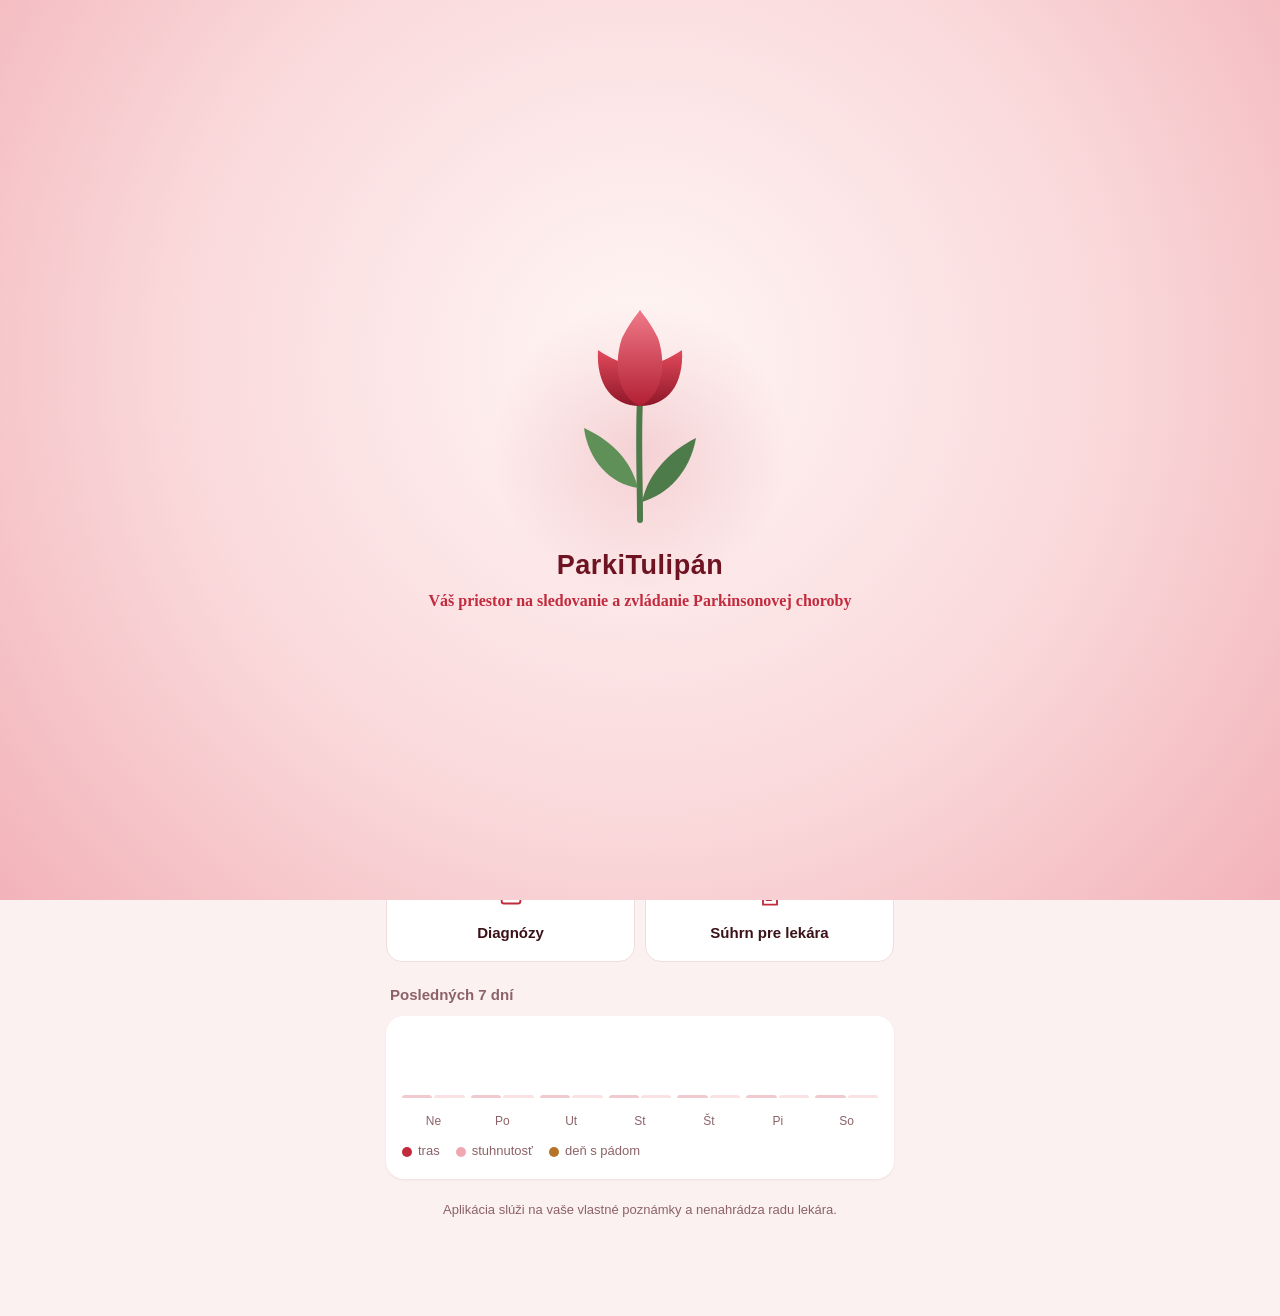
<file: parkitulipan/index.html>
<!DOCTYPE html>
<html lang="sk">
<head>
<meta charset="UTF-8">
<meta name="viewport" content="width=device-width, initial-scale=1.0, viewport-fit=cover">
<link rel="manifest" href="manifest.json">
<meta name="theme-color" content="#6E1322">
<meta name="apple-mobile-web-app-capable" content="yes">
<meta name="apple-mobile-web-app-title" content="ParkiTulipán">
<link rel="apple-touch-icon" href="icon-192.png">
<style>:root{padding-top:env(safe-area-inset-top,0px);padding-bottom:env(safe-area-inset-bottom,0px)}img{max-width:100%}[hidden]{display:none!important}</style>
</head>
<body>
<title>ParkiTulipán</title>
<style>
  :root{
    color-scheme: light;
    --bg:#FBF1F0;
    --card:#FFFFFF;
    --ink:#3A1218;
    --ink-soft:#8C6268;
    --deep:#6E1322;
    --red:#C22A3E;
    --rose:#F0A8B0;
    --blush:#FDF6F5;
    --line:#F0DEDE;
    --stem:#4E7B4A;
    --stem-soft:#E3EEE1;
    --warn:#B5742A;
    --warn-soft:#FBEEDD;
    --radius:18px;
  }
  *{box-sizing:border-box;}
  body{
    margin:0;background:var(--bg);color:var(--ink);
    font-family:-apple-system,BlinkMacSystemFont,"Segoe UI",Roboto,sans-serif;
    font-size:16px;line-height:1.45;-webkit-font-smoothing:antialiased;
  }
  button{font-family:inherit;}
  button:focus-visible,.chip:focus-visible,input:focus-visible,textarea:focus-visible,.tool-card:focus-visible{outline:3px solid var(--rose);outline-offset:2px;}
  .app{max-width:540px;margin:0 auto;padding-bottom:96px;}

  header.top{
    display:flex;align-items:center;gap:12px;
    padding:22px 16px 18px;
    background:linear-gradient(160deg,var(--deep),var(--red) 130%);
    color:#fff;border-radius:0 0 24px 24px;margin-bottom:14px;
  }
  header.top h1{font-size:22px;margin:0;font-weight:800;letter-spacing:.01em;}
  header.top p{margin:2px 0 0;font-size:14px;opacity:.9;}
  .logo{width:44px;height:44px;flex-shrink:0;}

  main{padding:0 16px;}
  .view{display:none;}
  .view.active{display:block;}

  .card{background:var(--card);border-radius:var(--radius);padding:18px 16px;margin-bottom:14px;box-shadow:0 1px 2px rgba(110,19,34,.08);}
  .card h2{font-size:17px;margin:0 0 12px;font-weight:700;color:var(--deep);text-wrap:balance;}
  .card h2 .val{color:var(--red);}
  .hint{font-size:14px;color:var(--ink-soft);margin:-6px 0 12px;}

  .summary-row{display:flex;justify-content:space-between;align-items:center;padding:11px 0;border-bottom:1px solid var(--line);gap:10px;}
  .summary-row:last-child{border-bottom:none;}
  .summary-row .lbl{color:var(--ink-soft);font-size:15px;}
  .badge{font-size:13px;font-weight:700;padding:5px 11px;border-radius:999px;white-space:nowrap;}
  .badge.pending{background:var(--warn-soft);color:var(--warn);}
  .badge.done{background:var(--stem-soft);color:var(--stem);}

  .next-dose{display:flex;align-items:center;gap:14px;}
  .next-dose .time{font-size:30px;font-weight:800;color:var(--red);font-variant-numeric:tabular-nums;min-width:86px;}
  .next-dose .what{font-size:15px;color:var(--ink);}
  .next-dose .what span{display:block;color:var(--ink-soft);font-size:14px;}

  .quick-btn,.save-btn{
    width:100%;min-height:54px;padding:14px;border:none;border-radius:16px;
    background:var(--deep);color:#fff;font-size:17px;font-weight:700;cursor:pointer;margin-top:12px;
  }
  .save-note{text-align:center;font-size:15px;color:var(--stem);margin-top:8px;min-height:20px;font-weight:600;}

  .tool-grid{display:grid;grid-template-columns:1fr 1fr;gap:10px;}
  .tool-card{background:var(--card);border:1px solid var(--line);border-radius:16px;padding:18px 10px;text-align:center;cursor:pointer;}
  .tool-card .ic{margin-bottom:8px;color:var(--red);}
  .tool-card .lbl{font-size:15px;font-weight:600;color:var(--ink);}

  .section-title{font-size:15px;color:var(--ink-soft);margin:22px 4px 10px;font-weight:700;}

  .scale{display:grid;grid-template-columns:repeat(11,1fr);gap:5px;}
  .scale button{
    height:48px;border-radius:12px;border:1px solid var(--line);background:var(--blush);
    color:var(--ink-soft);font-size:15px;font-weight:700;cursor:pointer;padding:0;
  }
  .scale button.on{color:#fff;border-color:transparent;}
  .scale-labels{display:flex;justify-content:space-between;margin-top:8px;font-size:13px;color:var(--ink-soft);}

  .choice-row{display:flex;gap:8px;flex-wrap:wrap;}
  .choice-row button{
    flex:1 1 0;min-width:84px;min-height:52px;padding:10px 8px;border-radius:14px;border:1px solid var(--line);
    background:var(--blush);color:var(--ink-soft);font-size:15px;font-weight:600;cursor:pointer;
  }
  .choice-row button.on{background:var(--red);border-color:var(--red);color:#fff;}

  .chips{display:flex;flex-wrap:wrap;gap:8px;}
  .chip{padding:12px 15px;border-radius:999px;border:1px solid var(--line);background:var(--blush);color:var(--ink-soft);font-size:15px;cursor:pointer;user-select:none;}
  .chip.on{background:var(--stem);border-color:var(--stem);color:#fff;}

  textarea,input[type=text],input[type=date],input[type=tel]{
    width:100%;border:1px solid var(--line);border-radius:12px;padding:13px;
    font-size:16px;font-family:inherit;color:var(--ink);resize:vertical;background:var(--blush);
  }
  textarea{min-height:70px;}
  label.f{display:block;font-size:14px;color:var(--ink-soft);margin:12px 0 5px;font-weight:600;}

  .trend{display:flex;align-items:flex-end;gap:6px;height:96px;}
  .trend .day{flex:1;display:flex;flex-direction:column;align-items:center;justify-content:flex-end;height:100%;gap:4px;}
  .trend .bars{display:flex;align-items:flex-end;gap:2px;height:72px;width:100%;}
  .trend .bar{flex:1;border-radius:5px 5px 0 0;background:var(--red);}
  .trend .bar.rig{background:var(--rose);}
  .trend .lbl{font-size:12px;color:var(--ink-soft);}
  .trend .off{width:8px;height:8px;border-radius:50%;}
  .legend{display:flex;flex-wrap:wrap;gap:6px 16px;font-size:13px;color:var(--ink-soft);margin-top:12px;}
  .legend span{display:flex;align-items:center;gap:6px;}
  .dot{width:10px;height:10px;border-radius:50%;display:inline-block;}

  .entry{padding:13px 0;border-bottom:1px solid var(--line);font-size:15px;}
  .entry:last-child{border-bottom:none;}
  .entry-top{display:flex;justify-content:space-between;align-items:center;gap:8px;color:var(--ink-soft);flex-wrap:wrap;}
  .entry-top b{color:var(--ink);}
  .entry-syms{margin-top:4px;color:var(--ink-soft);font-size:14px;}
  .entry-note{margin-top:4px;font-style:italic;color:var(--ink-soft);font-size:14px;}
  .del-btn{border:none;background:none;color:var(--red);font-size:14px;cursor:pointer;padding:8px 4px;}

  .empty{color:var(--ink-soft);font-size:15px;text-align:center;padding:20px 10px;}

  .list-item{display:flex;justify-content:space-between;align-items:flex-start;gap:10px;padding:14px 0;border-bottom:1px solid var(--line);}
  .list-item:last-child{border-bottom:none;}
  .list-item .info b{display:block;font-size:16px;color:var(--ink);}
  .list-item .info span{font-size:14px;color:var(--ink-soft);}

  .med{padding:14px 0;border-bottom:1px solid var(--line);}
  .med:last-child{border-bottom:none;}
  .med-head{display:flex;justify-content:space-between;align-items:flex-start;gap:10px;}
  .med-head b{display:block;font-size:16px;}
  .med-head span{font-size:14px;color:var(--ink-soft);}
  .dose-row{display:flex;flex-wrap:wrap;gap:8px;margin-top:10px;}
  .dose-btn{
    min-height:48px;min-width:92px;border:1px solid var(--red);background:#fff;color:var(--red);
    border-radius:14px;padding:8px 12px;font-size:15px;font-weight:700;cursor:pointer;font-variant-numeric:tabular-nums;
  }
  .dose-btn.on{background:var(--stem);border-color:var(--stem);color:#fff;}

  .disclaimer{font-size:13px;color:var(--ink-soft);text-align:center;padding:8px 12px 0;}

  nav.bottom{
    position:fixed;bottom:0;left:0;right:0;background:#fff;border-top:1px solid var(--line);
    display:flex;justify-content:space-around;padding:8px 4px calc(8px + env(safe-area-inset-bottom,0px));
    max-width:540px;margin:0 auto;
  }
  nav.bottom button{
    background:none;border:none;display:flex;flex-direction:column;align-items:center;gap:3px;
    color:var(--ink-soft);font-size:11px;font-weight:600;cursor:pointer;padding:4px 2px;flex:1;min-height:48px;
  }
  nav.bottom button.active{color:var(--red);}
  nav.bottom svg{width:23px;height:23px;}


  .bm-hint{font-size:13px;color:var(--ink-soft);margin:-4px 0 12px;}
  .bm-wrap{display:grid;grid-template-columns:1fr 1fr;gap:10px;}
  .bm-fig{margin:0;text-align:center;}
  .bm-fig figcaption{font-size:13px;font-weight:700;color:var(--ink-soft);margin-bottom:4px;}
  .bm-box{position:relative;max-width:170px;margin:0 auto;cursor:crosshair;touch-action:manipulation;-webkit-tap-highlight-color:transparent;}
  .bm-box img{display:block;width:100%;height:auto;user-select:none;-webkit-user-drag:none;pointer-events:none;}
  .bm-dot{position:absolute;width:20px;height:20px;margin:-10px 0 0 -10px;border-radius:50%;background:#E0202E;border:2px solid #fff;box-shadow:0 1px 3px rgba(0,0,0,.35);padding:0;cursor:pointer;}
  .bm-ring{position:absolute;width:14px;height:14px;margin:-7px 0 0 -7px;border-radius:50%;border:2px dashed rgba(142,31,168,.55);pointer-events:none;}
  .bm-legend{display:flex;align-items:center;gap:8px;font-size:12px;color:var(--ink-soft);margin-top:10px;}
  .bm-legend i{display:inline-block;width:12px;height:12px;border-radius:50%;border:2px dashed rgba(142,31,168,.55);}
  .bm-list{margin-top:12px;}
  .bm-list .chip{font-family:inherit;background:#FDECEE;border-color:#F3C3C8;color:#9B1C28;}
  .bm-clear{border:none;background:none;color:var(--ink-soft);font-size:13px;text-decoration:underline;cursor:pointer;padding:8px 0 0;}

  /* splash */
  #splash{
    position:fixed;inset:0;z-index:999;display:flex;flex-direction:column;align-items:center;justify-content:center;
    background:radial-gradient(circle at 50% 40%,#FFF6F5 0%,#FAD9DB 55%,#F2B3B9 100%);
    transition:opacity .7s ease,visibility .7s ease;
  }
  #splash.hide{opacity:0;visibility:hidden;pointer-events:none;}
  #splash .glow{position:absolute;width:300px;height:300px;border-radius:50%;
    background:radial-gradient(circle,rgba(194,42,62,.16) 0%,rgba(194,42,62,0) 70%);animation:glowPulse 3.4s ease-in-out infinite;}
  @keyframes glowPulse{0%,100%{transform:scale(1);opacity:.6;}50%{transform:scale(1.14);opacity:1;}}
  #tulipArt{width:200px;height:auto;position:relative;overflow:visible;}
  #tulipArt .stem{stroke-dasharray:140;stroke-dashoffset:140;animation:draw 1s ease forwards .2s;}
  #tulipArt .leaf{transform-box:fill-box;opacity:0;transform:scale(.3);animation:grow .7s ease forwards;}
  #tulipArt .leaf.l{transform-origin:100% 100%;animation-delay:.8s;}
  #tulipArt .leaf.r{transform-origin:0% 100%;animation-delay:.95s;}
  #tulipArt .bloom{transform-box:fill-box;transform-origin:50% 100%;opacity:0;transform:scale(.2);animation:bloom 1.1s cubic-bezier(.34,1.4,.64,1) forwards 1.1s;}
  @keyframes draw{to{stroke-dashoffset:0;}}
  @keyframes grow{to{opacity:1;transform:scale(1);}}
  @keyframes bloom{to{opacity:1;transform:scale(1);}}
  #splash h2{color:var(--deep);font-size:27px;font-weight:800;letter-spacing:.02em;margin:18px 0 4px;opacity:0;animation:riseIn .7s ease forwards 1.9s;}
  #splash p{font-family:Georgia,"Times New Roman",serif;color:var(--red);font-size:16px;font-weight:700;margin:0;text-align:center;padding:0 36px;line-height:1.45;opacity:0;animation:riseIn .7s ease forwards 2.15s;}
  @keyframes riseIn{from{opacity:0;transform:translateY(12px);}to{opacity:1;transform:translateY(0);}}
  @media (prefers-reduced-motion:reduce){
    #splash *{animation-duration:.01s!important;animation-delay:0s!important;}
  }
  /* strava, cyklus, diagnózy, súhrn */
  .big-num{font-size:30px;font-weight:800;color:var(--red);font-variant-numeric:tabular-nums;}
  .food-add{display:flex;gap:8px;align-items:center;margin-top:8px;}
  .food-add input{width:84px;}
  .food-add .save-btn{margin:0;width:auto;min-height:48px;padding:10px 18px;}
  .summary-table{width:100%;border-collapse:collapse;font-size:13px;}
  .summary-table th,.summary-table td{text-align:left;padding:6px 6px;border-bottom:1px solid var(--line);vertical-align:top;}
  .summary-scroll{overflow-x:auto;}
  #summaryContent h3{font-size:15px;color:var(--deep);margin:18px 0 6px;}
  #summaryContent ul{margin:0;padding-left:20px;}
  @media print{
    body *{visibility:hidden;}
    #summaryContent,#summaryContent *{visibility:visible;}
    #summaryContent{position:absolute;left:0;top:0;width:100%;box-shadow:none;}
    .summary-scroll{overflow:visible;} .summary-table{font-size:10px;}
    nav.bottom,header.top,#splash,.no-print{display:none!important;}
  }
</style>

<div id="splash" role="button" tabindex="0" aria-label="Pokračovať do aplikácie">
  <div class="glow"></div>
  <svg id="tulipArt" viewBox="0 0 200 240" aria-hidden="true">
    <defs>
      <linearGradient id="petalA" x1="0" y1="0" x2="0" y2="1">
        <stop offset="0" stop-color="#E24A5C"/><stop offset="1" stop-color="#8E1728"/>
      </linearGradient>
      <linearGradient id="petalB" x1="0" y1="0" x2="0" y2="1">
        <stop offset="0" stop-color="#F07A88"/><stop offset="1" stop-color="#B21F34"/>
      </linearGradient>
    </defs>
    <path class="stem" d="M100 232 C100 190 98 150 100 112" stroke="#4E7B4A" stroke-width="6" stroke-linecap="round" fill="none"/>
    <path class="leaf l" d="M98 200 C70 196 48 172 44 140 C66 150 90 168 98 200 Z" fill="#5E9058"/>
    <path class="leaf r" d="M102 214 C128 206 150 184 156 150 C132 162 108 184 102 214 Z" fill="#4E7B4A"/>
    <g class="bloom">
      <path d="M100 118 C72 118 56 96 58 62 C70 70 82 76 92 76 Z" fill="url(#petalA)"/>
      <path d="M100 118 C128 118 144 96 142 62 C130 70 118 76 108 76 Z" fill="url(#petalA)"/>
      <path d="M100 118 C80 110 72 80 82 50 C90 34 96 28 100 22 C104 28 110 34 118 50 C128 80 120 110 100 118 Z" fill="url(#petalB)"/>
    </g>
  </svg>
  <h2>ParkiTulipán</h2>
  <p>Váš priestor na sledovanie a zvládanie Parkinsonovej choroby</p>
</div>

<div class="app">
  <header class="top">
    <svg class="logo" viewBox="0 0 64 64" aria-hidden="true">
      <path d="M32 60 V38" stroke="#CFE3CB" stroke-width="3" stroke-linecap="round"/>
      <path d="M31 54 C22 53 16 46 15 38 C22 41 29 46 31 54Z" fill="#CFE3CB"/>
      <path d="M32 40 C22 40 16 32 17 20 C21 23 25 25 29 25Z" fill="#F7C4CA"/>
      <path d="M32 40 C42 40 48 32 47 20 C43 23 39 25 35 25Z" fill="#F7C4CA"/>
      <path d="M32 40 C25 37 22 27 26 17 C28 12 30 10 32 7 C34 10 36 12 38 17 C42 27 39 37 32 40Z" fill="#FFFFFF"/>
    </svg>
    <div>
      <h1>ParkiTulipán</h1>
      <p>Sledovanie a zvládanie Parkinsonovej choroby</p>
    </div>
  </header>

  <main>
    <!-- HOME -->
    <section class="view active" id="view-home">
      <div class="card">
        <h2>Najbližšia dávka lieku</h2>
        <div id="nextDose"><div class="empty" style="padding:6px 0;text-align:left;">Pridajte svoje lieky a časy užívania v časti Lieky.</div></div>
      </div>

      <div class="card">
        <h2>Denné sledovanie</h2>
        <div class="summary-row"><span class="lbl">Včera</span><span class="badge" id="homeYesterday">–</span></div>
        <div class="summary-row"><span class="lbl">Dnes</span><span class="badge" id="homeToday">–</span></div>
        <button class="quick-btn" data-goto="tracker">+ Pridať dnešný záznam</button>
      </div>

      <div class="section-title">Nástroje</div>
      <div class="tool-grid">
        <div class="tool-card" data-goto="journal" tabindex="0">
          <div class="ic"><svg width="28" height="28" viewBox="0 0 24 24" fill="none"><path d="M4 4h13a2 2 0 0 1 2 2v14l-3-2H4a2 2 0 0 1-2-2V6a2 2 0 0 1 2-2Z" stroke="currentColor" stroke-width="1.6"/></svg></div>
          <div class="lbl">Môj denník</div>
        </div>
        <div class="tool-card" data-goto="meds" tabindex="0">
          <div class="ic"><svg width="28" height="28" viewBox="0 0 24 24" fill="none"><rect x="3" y="9" width="18" height="7" rx="3.5" stroke="currentColor" stroke-width="1.6"/><path d="M12 9v7" stroke="currentColor" stroke-width="1.6"/></svg></div>
          <div class="lbl">Lieky a vitamíny</div>
        </div>
        <div class="tool-card" data-goto="labs" tabindex="0">
          <div class="ic"><svg width="28" height="28" viewBox="0 0 24 24" fill="none"><path d="M9 3h6M10 3v6l-5 9a2 2 0 0 0 2 3h10a2 2 0 0 0 2-3l-5-9V3" stroke="currentColor" stroke-width="1.6" stroke-linejoin="round"/></svg></div>
          <div class="lbl">Moje vyšetrenia</div>
        </div>
        <div class="tool-card" data-goto="team" tabindex="0">
          <div class="ic"><svg width="28" height="28" viewBox="0 0 24 24" fill="none"><circle cx="9" cy="8" r="3" stroke="currentColor" stroke-width="1.6"/><path d="M3 20c0-3.3 2.7-5 6-5s6 1.7 6 5" stroke="currentColor" stroke-width="1.6"/><circle cx="18" cy="9" r="2.3" stroke="currentColor" stroke-width="1.6"/><path d="M15.5 20c0-2.4 1.7-3.8 3.8-4" stroke="currentColor" stroke-width="1.6"/></svg></div>
          <div class="lbl">Môj tím</div>
        </div>
        <div class="tool-card" data-goto="nutrition" tabindex="0">
          <div class="ic"><svg width="28" height="28" viewBox="0 0 24 24" fill="none"><path d="M6 2v8a3 3 0 0 0 3 3v9M6 2v6M9 2v6" stroke="currentColor" stroke-width="1.6" stroke-linecap="round"/><path d="M17 2c-1.5 0-3 1.5-3 4v5a2 2 0 0 0 2 2v9" stroke="currentColor" stroke-width="1.6" stroke-linecap="round"/></svg></div>
          <div class="lbl">Strava</div>
        </div>
        <div class="tool-card" data-goto="cycle" tabindex="0">
          <div class="ic"><svg width="28" height="28" viewBox="0 0 24 24" fill="none"><circle cx="12" cy="12" r="9" stroke="currentColor" stroke-width="1.6"/><path d="M12 7v5l3.5 2" stroke="currentColor" stroke-width="1.6" stroke-linecap="round"/></svg></div>
          <div class="lbl">Cyklus</div>
        </div>
        <div class="tool-card" data-goto="diagnoses" tabindex="0">
          <div class="ic"><svg width="28" height="28" viewBox="0 0 24 24" fill="none"><rect x="4" y="3" width="16" height="18" rx="2" stroke="currentColor" stroke-width="1.6"/><path d="M8 9l2 2 4-4M8 16h8" stroke="currentColor" stroke-width="1.6" stroke-linecap="round" stroke-linejoin="round"/></svg></div>
          <div class="lbl">Diagnózy</div>
        </div>
        <div class="tool-card" data-goto="summary" tabindex="0">
          <div class="ic"><svg width="28" height="28" viewBox="0 0 24 24" fill="none"><path d="M6 2h9l3 3v17H6z" stroke="currentColor" stroke-width="1.6" stroke-linejoin="round"/><path d="M9 10h6M9 14h6M9 18h4" stroke="currentColor" stroke-width="1.6" stroke-linecap="round"/></svg></div>
          <div class="lbl">Súhrn pre lekára</div>
        </div>
      </div>

      <div class="section-title">Posledných 7 dní</div>
      <div class="card">
        <div class="trend" id="trendChart"></div>
        <div class="legend">
          <span><span class="dot" style="background:var(--red)"></span> tras</span>
          <span><span class="dot" style="background:var(--rose)"></span> stuhnutosť</span>
          <span><span class="dot" style="background:var(--warn)"></span> deň s pádom</span>
        </div>
      </div>
      <div class="disclaimer">Aplikácia slúži na vaše vlastné poznámky a nenahrádza radu lekára.</div>
    </section>

    <!-- TRACKER -->
    <section class="view" id="view-tracker">
      <div class="card">
        <div id="todayLabel" style="font-size:14px;color:var(--ink-soft);margin-bottom:2px;"></div>
        <h2 style="margin:0;">Dnešný záznam</h2>
      </div>

      <div class="card">
        <h2>Tras dnes: <span class="val" id="tremorVal">–</span></h2>
        <div class="scale" id="tremorScale"></div>
        <div class="scale-labels"><span>žiadny</span><span>veľmi silný</span></div>
      </div>

      <div class="card">
        <h2>Stuhnutosť a spomalenie: <span class="val" id="rigidVal">–</span></h2>
        <div class="scale" id="rigidScale"></div>
        <div class="scale-labels"><span>žiadne</span><span>veľmi silné</span></div>
      </div>

      <div class="card">
        <h2>Únava dnes: <span class="val" id="fatigueVal">–</span></h2>
        <div class="scale" id="fatigueScale"></div>
        <div class="scale-labels"><span>žiadna</span><span>úplné vyčerpanie</span></div>
      </div>


      <div class="card">
        <h2>Bolesť dnes: <span class="val" id="painVal">–</span></h2>
        <div class="scale" id="painScale"></div>
        <div class="scale-labels"><span>žiadna</span><span>najhoršia</span></div>
      </div>

      <div class="card" id="bodyCard">
        <h2>Kde to bolí?</h2>
        <p class="bm-hint">Ťuknite na miesto, kde vás bolí. Opätovným ťuknutím na červený bod ho zrušíte.</p>
        <div class="bm-wrap">
          <figure class="bm-fig"><figcaption>Spredu</figcaption><div class="bm-box" data-v="f"><img alt="Postava spredu" src="[data-uri]"></div></figure>
          <figure class="bm-fig"><figcaption>Zozadu</figcaption><div class="bm-box" data-v="b"><img alt="Postava zozadu" src="[data-uri]"></div></figure>
        </div>
        
        <div class="chips bm-list" id="bmList"></div>
        <button type="button" class="bm-clear" id="bmClear" hidden>Vymazať všetky body</button>
      </div>

      <div class="card">
        <h2>Ako účinkovali lieky?</h2>
        <p class="hint">„Dobré obdobie“ je čas, keď sa hýbete ľahšie. „Zlé obdobie“ je čas, keď liek prestane účinkovať a pohyb je ťažký.</p>
        <div class="choice-row" id="onoffRow">
          <button data-v="on">Väčšinou dobre</button>
          <button data-v="mix">Striedavo</button>
          <button data-v="off">Väčšinou zle</button>
        </div>
      </div>

      <div class="card">
        <h2>Nechcené pohyby</h2>
        <p class="hint">Mimovoľné krútenie alebo mykanie tela (lekár ich volá dyskinézy).</p>
        <div class="choice-row" id="dyskRow">
          <button data-v="nie">Žiadne</button>
          <button data-v="mierne">Mierne</button>
          <button data-v="silne">Výrazné</button>
        </div>
      </div>

      <div class="card">
        <h2>Pády dnes</h2>
        <div class="choice-row" id="fallsRow">
          <button data-v="0">Žiadny</button>
          <button data-v="1">1</button>
          <button data-v="2">2</button>
          <button data-v="3">3 a viac</button>
        </div>
      </div>

      <div class="card">
        <h2>Spánok</h2>
        <div class="choice-row" id="sleepRow">
          <button data-v="dobry">Dobrý</button>
          <button data-v="priemerny">Priemerný</button>
          <button data-v="zly">Zlý</button>
        </div>
      </div>

      <div class="card">
        <h2>Pohyb a cvičenie (nepovinné)</h2>
        <label class="f" for="exerciseInput">Cvičenie alebo prechádzka (minúty)</label>
        <input type="text" inputmode="numeric" id="exerciseInput" placeholder="Napr. 20">
        <label class="f" for="stepsInput">Počet krokov</label>
        <input type="text" inputmode="numeric" id="stepsInput" placeholder="Napr. 2800">
      </div>

      <div class="card">
        <h2>Príznaky dnes</h2>
        <div class="chips" id="symChips"></div>
      </div>

      <div class="card">
        <h2>Poznámka (nepovinné)</h2>
        <textarea id="noteInput" placeholder="Napr. o koľkej sa príznaky zhoršili, čo pomohlo..."></textarea>
      </div>

      <button class="save-btn" id="saveBtn">Uložiť dnešný záznam</button>
      <div class="save-note" id="saveNote"></div>

      <div class="section-title">História záznamov</div>
      <div class="card" id="historyCard"><div class="empty">Zatiaľ žiadne záznamy.</div></div>
    </section>

    <!-- JOURNAL -->
    <section class="view" id="view-journal">
      <div class="card">
        <h2>Nový zápis do denníka</h2>
        <textarea id="journalInput" placeholder="Ako sa dnes cítite? Čo sa dialo?" style="min-height:100px;"></textarea>
        <button class="save-btn" id="journalSaveBtn">Uložiť zápis</button>
      </div>
      <div class="section-title">Moje zápisy</div>
      <div class="card" id="journalList"><div class="empty">Zatiaľ žiadne zápisy.</div></div>
    </section>

    <!-- MEDS -->
    <section class="view" id="view-meds">
      <div class="card">
        <h2>Pridať liek</h2>
        <p class="hint">Pri Parkinsonovej chorobe veľmi záleží na presnom čase užitia. Zadajte všetky časy dávok, každú dávku potom odkliknete zvlášť.</p>
        <label class="f" for="medName">Názov lieku</label>
        <input type="text" id="medName" placeholder="Napr. Levodopa/karbidopa">
        <label class="f" for="medDose">Dávka</label>
        <input type="text" id="medDose" placeholder="Napr. 100/25 mg, 1 tableta">
        <label class="f" for="medTimes">Časy užívania (oddeľte čiarkou)</label>
        <input type="text" id="medTimes" placeholder="Napr. 7:00, 11:00, 15:00, 19:00">
        <button class="save-btn" id="medSaveBtn">Pridať liek</button>
        <div class="save-note" id="medNote"></div>
      </div>
      <div class="section-title">Dnešné dávky liekov</div>
      <div class="card" id="medsList"><div class="empty">Zatiaľ žiadne lieky.</div></div>

      <div class="card" style="margin-top:22px;">
        <h2>Pridať vitamín alebo doplnok</h2>
        <p class="hint">Železo a jedlo bohaté na bielkoviny môžu oslabiť účinok levodopy. Kedy ich užívať, sa poraďte s lekárom alebo lekárnikom.</p>
        <label class="f" for="vitName">Názov</label>
        <input type="text" id="vitName" placeholder="Napr. Vitamín D3">
        <label class="f" for="vitDose">Dávka</label>
        <input type="text" id="vitDose" placeholder="Napr. 2000 IU, 1 kapsula">
        <label class="f">Kedy užívať</label>
        <div class="choice-row" id="vitWhen">
          <button type="button" data-v="Ráno">Ráno</button>
          <button type="button" data-v="Obed">Obed</button>
          <button type="button" data-v="Večer">Večer</button>
          <button type="button" data-v="Pred spaním">Pred spaním</button>
        </div>
        <button class="save-btn" id="vitSaveBtn">Pridať vitamín</button>
        <div class="save-note" id="vitNote"></div>
      </div>
      <div class="section-title">Moje vitamíny a doplnky</div>
      <div class="card" id="vitList"><div class="empty">Zatiaľ žiadne vitamíny.</div></div>
    </section>

    <!-- LABS -->
    <section class="view" id="view-labs">
      <div class="card">
        <h2>Pridať výsledok alebo vyšetrenie</h2>
        <label class="f" for="labName">Názov</label>
        <input type="text" id="labName" placeholder="Napr. Vitamín B12, krvný tlak v stoji">
        <label class="f" for="labValue">Hodnota alebo záver</label>
        <input type="text" id="labValue" placeholder="Napr. 310 pmol/l">
        <label class="f" for="labDate">Dátum</label>
        <input type="date" id="labDate">
        <button class="save-btn" id="labSaveBtn">Pridať výsledok</button>
      </div>
      <div class="section-title">Moje výsledky</div>
      <div class="card" id="labsList"><div class="empty">Zatiaľ žiadne výsledky.</div></div>
    </section>

    <!-- TEAM -->
    <section class="view" id="view-team">
      <div class="card">
        <h2>Pridať kontakt</h2>
        <label class="f" for="teamName">Meno</label>
        <input type="text" id="teamName" placeholder="Napr. MUDr. Horváth">
        <label class="f" for="teamSpec">Odbornosť</label>
        <input type="text" id="teamSpec" placeholder="Napr. neurológ">
        <label class="f" for="teamPhone">Telefón</label>
        <input type="tel" id="teamPhone" placeholder="Napr. 0900 123 456">
        <button class="save-btn" id="teamSaveBtn">Pridať kontakt</button>
      </div>
      <div class="section-title">Môj tím starostlivosti</div>
      <div class="card" id="teamList"><div class="empty">Zatiaľ žiadne kontakty.</div></div>
    </section>

    <!-- NUTRITION -->
    <section class="view" id="view-nutrition">
      <div class="card">
        <h2>Dnešný príjem kalórií</h2>
        <div class="big-num" id="nutritionTotal">0 kcal</div>
        <p class="hint" style="margin:10px 0 0;">Bielkoviny (mäso, mlieko, syr, vajcia) môžu oslabiť účinok levodopy. Ako načasovať jedlo a lieky, vám poradí lekár.</p>
      </div>
      <div class="card">
        <h2>Vyhľadať potravinu</h2>
        <label class="f" for="foodSearchInput">Názov potraviny</label>
        <input type="text" id="foodSearchInput" placeholder="Napr. jogurt biely" enterkeyhint="search">
        <button class="save-btn" id="foodSearchBtn">Hľadať</button>
        <div id="foodSearchStatus" class="hint" style="margin:10px 0 0;"></div>
        <div id="foodSearchResults"></div>
      </div>
      <div class="card">
        <h2>Pridať ručne</h2>
        <label class="f" for="manualFoodName">Názov</label>
        <input type="text" id="manualFoodName" placeholder="Napr. domáca polievka">
        <label class="f" for="manualFoodKcal">Kalórie (kcal)</label>
        <input type="text" inputmode="numeric" id="manualFoodKcal" placeholder="Napr. 250">
        <button class="save-btn" id="manualFoodBtn">Pridať</button>
      </div>
      <div class="section-title">Dnešný záznam stravy</div>
      <div class="card" id="nutritionList"><div class="empty">Zatiaľ žiadny záznam.</div></div>
    </section>

    <!-- CYCLE -->
    <section class="view" id="view-cycle">
      <div class="card">
        <h2>Sledovanie cyklu</h2>
        <p class="hint" style="margin:0 0 6px;">Príznaky Parkinsonovej choroby sa u niektorých žien menia počas cyklu. Záznam pomôže lekárovi vidieť súvislosti.</p>
        <div id="cycleStatus" style="font-size:16px;font-weight:700;color:var(--deep);padding:6px 0;">Zatiaľ žiadny záznam.</div>
        <button class="save-btn" id="cycleLogBtn">Dnes mi začala menštruácia</button>
        <div class="save-note" id="cycleNote"></div>
      </div>
      <div class="section-title">História</div>
      <div class="card" id="cycleList"><div class="empty">Zatiaľ žiadne záznamy.</div></div>
    </section>

    <!-- DIAGNOSES -->
    <section class="view" id="view-diagnoses">
      <div class="card">
        <h2>Sprievodné diagnózy</h2>
        <p class="hint" style="margin:0 0 12px;">Pri Parkinsonovej chorobe sa často objavujú aj ďalšie ťažkosti. Označte tie, ktoré vám lekár potvrdil. Uvidíte ich potom aj v súhrne pre lekára.</p>
        <div class="chips" id="diagnosisChips"></div>
      </div>
      <div class="card">
        <h2>Pridať vlastnú diagnózu</h2>
        <label class="f" for="customDiagnosisName">Názov</label>
        <input type="text" id="customDiagnosisName" placeholder="Napr. diagnóza, ktorá tu chýba">
        <button class="save-btn" id="customDiagnosisBtn">Pridať</button>
      </div>
      <div class="section-title">Moje vlastné diagnózy</div>
      <div class="card" id="customDiagnosisList"><div class="empty">Zatiaľ žiadne vlastné diagnózy.</div></div>
    </section>

    <!-- SUMMARY -->
    <section class="view" id="view-summary">
      <div class="card no-print">
        <h2>Súhrn pre lekára</h2>
        <p class="hint" style="margin:0 0 4px;">Aplikácia pripraví prehľad posledných 14 dní. Tlačidlo otvorí tlač, kde môžete zvoliť aj „Uložiť ako PDF“ a súhrn poslať lekárovi.</p>
        <button class="save-btn" id="printSummaryBtn">Vytlačiť / uložiť ako PDF</button>
      </div>
      <div class="card" id="summaryContent"></div>
    </section>
  </main>

  <nav class="bottom">
    <button data-goto="home" class="active">
      <svg viewBox="0 0 24 24" fill="none"><path d="M4 11l8-7 8 7M6 10v9a1 1 0 0 0 1 1h4v-6h2v6h4a1 1 0 0 0 1-1v-9" stroke="currentColor" stroke-width="1.7" stroke-linejoin="round"/></svg>
      Domov
    </button>
    <button data-goto="tracker">
      <svg viewBox="0 0 24 24" fill="none"><path d="M3 17l5-5 4 4 9-9" stroke="currentColor" stroke-width="1.7" stroke-linecap="round" stroke-linejoin="round"/></svg>
      Sledovanie
    </button>
    <button data-goto="journal">
      <svg viewBox="0 0 24 24" fill="none"><path d="M4 4h13a2 2 0 0 1 2 2v14l-3-2H4a2 2 0 0 1-2-2V6a2 2 0 0 1 2-2Z" stroke="currentColor" stroke-width="1.6"/></svg>
      Denník
    </button>
    <button data-goto="meds">
      <svg viewBox="0 0 24 24" fill="none"><rect x="3" y="9" width="18" height="7" rx="3.5" stroke="currentColor" stroke-width="1.6"/><path d="M12 9v7" stroke="currentColor" stroke-width="1.6"/></svg>
      Lieky
    </button>
    <button data-goto="labs">
      <svg viewBox="0 0 24 24" fill="none"><path d="M9 3h6M10 3v6l-5 9a2 2 0 0 0 2 3h10a2 2 0 0 0 2-3l-5-9V3" stroke="currentColor" stroke-width="1.6" stroke-linejoin="round"/></svg>
      Výsledky
    </button>
    <button data-goto="team">
      <svg viewBox="0 0 24 24" fill="none"><circle cx="9" cy="8" r="3" stroke="currentColor" stroke-width="1.6"/><path d="M3 20c0-3.3 2.7-5 6-5s6 1.7 6 5" stroke="currentColor" stroke-width="1.6"/></svg>
      Tím
    </button>
  </nav>
</div>

<script>
const SYMPTOMS = ["Zamŕzanie pri chôdzi","Drobné šúchavé kroky","Závrat pri vstávaní","Zápcha","Ťažšie prehĺtanie","Slinenie","Tichší hlas","Drobnejšie písmo","Živé sny / nepokojný spánok","Úzkosť / smútok","Mozgová hmla","Bolesti svalov"];
const DOW = ["Ne","Po","Ut","St","Št","Pi","So"];

let db = null;

/* Údaje sa ukladajú len v tomto telefóne / prehliadači (localStorage). */
function makeLocalDb(prefix){
  const read = c => { try{ return JSON.parse(localStorage.getItem(prefix+c)) || {}; }catch(e){ return {}; } };
  const write = (c,o) => { localStorage.setItem(prefix+c, JSON.stringify(o)); };
  const snap = (id,d) => ({ id, exists: d!==undefined, data: () => d===undefined ? undefined : JSON.parse(JSON.stringify(d)) });
  const newId = () => Date.now().toString(36) + Math.random().toString(36).slice(2,7);
  return {
    collection(c){
      return {
        doc(id){
          id = id || newId();
          return {
            id,
            async get(){ return snap(id, read(c)[id]); },
            async set(data){ const o=read(c); o[id]=data; write(c,o); },
            async update(data){ const o=read(c); o[id]=Object.assign({}, o[id], data); write(c,o); },
            async delete(){ const o=read(c); delete o[id]; write(c,o); }
          };
        },
        async get(){ const o=read(c); return { docs: Object.keys(o).map(k=>snap(k,o[k])) }; },
        async add(data){ const id=newId(); const o=read(c); o[id]=data; write(c,o); return this.doc(id); }
      };
    }
  };
}
async function initDb(){
  try{ localStorage.setItem('parkitulipan__test','1'); localStorage.removeItem('parkitulipan__test'); db = makeLocalDb('parkitulipan_'); }
  catch(e){ db = null; }
  return db;
}
if('serviceWorker' in navigator){
  window.addEventListener('load', ()=>{ navigator.serviceWorker.register('sw.js').catch(()=>{}); });
}

/* ---------- helpers ---------- */
function pad(n){ return String(n).padStart(2,'0'); }
function dateKey(d){ return d.getFullYear()+'-'+pad(d.getMonth()+1)+'-'+pad(d.getDate()); }
function todayKey(){ return dateKey(new Date()); }
function escapeHtml(str){ const div=document.createElement('div'); div.textContent = str==null?'':String(str); return div.innerHTML; }
function parseTimes(s){
  return (s||'').split(/[,;]+/).map(t=>t.trim()).filter(Boolean).map(t=>{
    const m = t.match(/^(\d{1,2})(?:[:.](\d{2}))?$/);
    if(!m) return null;
    const h = +m[1], mi = +(m[2]||0);
    if(h>23 || mi>59) return null;
    return pad(h)+':'+pad(mi);
  }).filter(Boolean).sort();
}
async function getAll(name){
  if(!db) return [];
  try{ const qs = await db.collection(name).get(); return qs.docs.map(d=>({ key:d.id, ...d.data() })); }
  catch(e){ return []; }
}

/* ---------- navigation ---------- */
function goto(view){
  document.querySelectorAll('.view').forEach(v=>v.classList.toggle('active', v.id==='view-'+view));
  document.querySelectorAll('nav.bottom button').forEach(b=>b.classList.toggle('active', b.dataset.goto===view));
  window.scrollTo(0,0);
  if(view==='meds') renderMeds();
  if(view==='labs') renderLabs();
  if(view==='team') renderTeam();
  if(view==='journal') renderJournal();
  if(view==='home') refreshHome();
  if(view==='nutrition') renderNutrition();
  if(view==='cycle') renderCycle();
  if(view==='diagnoses') renderDiagnoses();
  if(view==='summary') renderSummary();
}
document.querySelectorAll('[data-goto]').forEach(el=>{
  el.addEventListener('click', ()=> goto(el.dataset.goto));
  el.addEventListener('keydown', e=>{ if(e.key==='Enter'||e.key===' '){ e.preventDefault(); goto(el.dataset.goto); } });
});

/* ---------- TRACKER ---------- */
let state = { tremor:null, rigid:null, fatigue:null, pain:null, onoff:null, dysk:null, falls:null, sleep:null, syms:new Set(), note:"" };
document.getElementById('todayLabel').textContent = new Date().toLocaleDateString('sk-SK',{weekday:'long',day:'numeric',month:'long'});

function paintScale(el, i){
  [...el.children].forEach((c,idx)=>{
    const on = idx<=i;
    c.classList.toggle('on', on);
    if(on){
      const t = i/10;
      const r = Math.round(240 + t*(142-240));
      const g = Math.round(168 + t*(23-168));
      const b = Math.round(176 + t*(40-176));
      c.style.background = `rgb(${r},${g},${b})`;
    } else c.style.background = '';
  });
}
function buildScale(containerId, valId, key){
  const el = document.getElementById(containerId);
  for(let i=0;i<=10;i++){
    const b = document.createElement('button');
    b.textContent = i; b.setAttribute('aria-label', i+' z 10');
    b.addEventListener('click', ()=>{ state[key]=i; document.getElementById(valId).textContent=i; paintScale(el,i); });
    el.appendChild(b);
  }
}
buildScale('tremorScale','tremorVal','tremor');
buildScale('rigidScale','rigidVal','rigid');
buildScale('fatigueScale','fatigueVal','fatigue');
buildScale('painScale','painVal','pain');

function bindChoice(rowId, key){
  const btns = document.querySelectorAll('#'+rowId+' button');
  btns.forEach(b=> b.addEventListener('click', ()=>{
    btns.forEach(x=>x.classList.remove('on')); b.classList.add('on'); state[key]=b.dataset.v;
  }));
}
function setChoice(rowId, val){
  const b = [...document.querySelectorAll('#'+rowId+' button')].find(x=>x.dataset.v===String(val));
  if(b) b.click();
}
bindChoice('onoffRow','onoff'); bindChoice('dyskRow','dysk'); bindChoice('fallsRow','falls'); bindChoice('sleepRow','sleep');

const chipsEl = document.getElementById('symChips');
SYMPTOMS.forEach(s=>{
  const c = document.createElement('div');
  c.className='chip'; c.textContent=s; c.tabIndex=0; c.setAttribute('role','checkbox'); c.setAttribute('aria-checked','false');
  const toggle = ()=>{ const on=!state.syms.has(s); on?state.syms.add(s):state.syms.delete(s); c.classList.toggle('on',on); c.setAttribute('aria-checked',on); };
  c.addEventListener('click', toggle);
  c.addEventListener('keydown', e=>{ if(e.key==='Enter'||e.key===' '){ e.preventDefault(); toggle(); } });
  chipsEl.appendChild(c);
});
document.getElementById('noteInput').addEventListener('input', e=>{ state.note=e.target.value; });


/* ---------- BODY MAP (kde to bolí) ---------- */
const BM = { x0:{f:58,b:490}, y0:40, w:410, h:1290 };
const BM_AREAS = {"f": [[262, 150, "hlava"], [262, 262, "krk"], [150, 318, "pravé rameno"], [375, 318, "ľavé rameno"], [262, 360, "hrudník"], [122, 450, "pravá paža"], [403, 450, "ľavá paža"], [102, 555, "pravý lakeť"], [425, 555, "ľavý lakeť"], [112, 650, "pravé predlaktie"], [416, 650, "ľavé predlaktie"], [105, 775, "pravá dlaň a prsty"], [422, 775, "ľavá dlaň a prsty"], [262, 540, "brucho"], [262, 680, "podbruško"], [165, 690, "pravý bok"], [360, 690, "ľavý bok"], [205, 820, "pravé stehno"], [320, 820, "ľavé stehno"], [218, 955, "pravé koleno"], [307, 955, "ľavé koleno"], [212, 1100, "pravá píšťala"], [315, 1100, "ľavá píšťala"], [205, 1285, "pravé chodidlo"], [322, 1285, "ľavé chodidlo"]], "b": [[693, 140, "zátylok"], [693, 235, "šija"], [622, 298, "ľavé rameno"], [765, 298, "pravé rameno"], [652, 365, "ľavá lopatka"], [736, 365, "pravá lopatka"], [693, 420, "horná časť chrbta"], [693, 520, "stred chrbta"], [693, 625, "krížová oblasť"], [640, 710, "ľavý sedací sval"], [748, 710, "pravý sedací sval"], [590, 745, "ľavý bok"], [798, 745, "pravý bok"], [555, 450, "ľavá paža zozadu"], [832, 450, "pravá paža zozadu"], [545, 560, "ľavý lakeť"], [843, 560, "pravý lakeť"], [537, 775, "ľavá ruka"], [852, 775, "pravá ruka"], [640, 860, "zadná strana ľavého stehna"], [750, 860, "zadná strana pravého stehna"], [640, 975, "ľavá podkolenná jamka"], [752, 975, "pravá podkolenná jamka"], [640, 1100, "ľavé lýtko"], [750, 1100, "pravé lýtko"], [632, 1290, "ľavá päta"], [756, 1290, "pravá päta"]]};
const BM_TENDER = {"f": [], "b": []};
state.painSpots = [];
function bmToPct(v,px,py){ return [ (px-BM.x0[v])/BM.w*100, (py-BM.y0)/BM.h*100 ]; }
function bmArea(v,x,y){
  let best=null, bd=1e9;
  BM_AREAS[v].forEach(([px,py,name])=>{
    const [ax,ay]=bmToPct(v,px,py);
    const d=Math.hypot((ax-x)*BM.w/100,(ay-y)*BM.h/100);
    if(d<bd){ bd=d; best=name; }
  });
  return best;
}
function bmAreasOf(spots){ return [...new Set((spots||[]).map(s=>s.area))]; }
function bmRender(){
  document.querySelectorAll('.bm-box').forEach(box=>{
    const v=box.dataset.v;
    box.querySelectorAll('.bm-dot,.bm-ring').forEach(n=>n.remove());
    (BM_TENDER[v]||[]).forEach(([px,py])=>{
      const [x,y]=bmToPct(v,px,py);
      const r=document.createElement('span'); r.className='bm-ring'; r.style.left=x+'%'; r.style.top=y+'%'; box.appendChild(r);
    });
    state.painSpots.forEach((s,i)=>{
      if(s.v!==v) return;
      const b=document.createElement('button'); b.type='button'; b.className='bm-dot';
      b.style.left=s.x+'%'; b.style.top=s.y+'%';
      b.setAttribute('aria-label','Zrušiť bod: '+s.area); b.title=s.area;
      b.addEventListener('click',e=>{ e.stopPropagation(); state.painSpots.splice(i,1); bmRender(); });
      box.appendChild(b);
    });
  });
  const list=document.getElementById('bmList'); list.innerHTML='';
  bmAreasOf(state.painSpots).forEach(a=>{
    const c=document.createElement('button'); c.type='button'; c.className='chip'; c.textContent=a+'  ✕';
    c.setAttribute('aria-label','Zrušiť: '+a);
    c.addEventListener('click',()=>{ state.painSpots=state.painSpots.filter(s=>s.area!==a); bmRender(); });
    list.appendChild(c);
  });
  document.getElementById('bmClear').hidden = !state.painSpots.length;
}
document.querySelectorAll('.bm-box').forEach(box=>{
  box.addEventListener('click',e=>{
    if(e.target.closest('.bm-dot')) return;
    const r=box.querySelector('img').getBoundingClientRect();
    const x=Math.round((e.clientX-r.left)/r.width*1000)/10, y=Math.round((e.clientY-r.top)/r.height*1000)/10;
    if(x<0||x>100||y<0||y>100) return;
    const v=box.dataset.v;
    state.painSpots.push({v,x,y,area:bmArea(v,x,y)});
    bmRender();
  });
});
document.getElementById('bmClear').addEventListener('click',()=>{ state.painSpots=[]; bmRender(); });
bmRender();

const ONOFF_TXT = {on:'lieky účinkovali dobre', mix:'striedavo', off:'väčšinou zlé obdobie'};
const DYSK_TXT = {nie:'', mierne:'mierne nechcené pohyby', silne:'výrazné nechcené pohyby'};

async function saveEntry(){
  const n = document.getElementById('saveNote');
  if(state.tremor===null || state.rigid===null){ n.style.color='var(--red)'; n.textContent='Vyberte aspoň tras a stuhnutosť.'; return; }
  if(!db){ n.style.color='var(--red)'; n.textContent='Ukladanie teraz nie je dostupné. Skúste obnoviť stránku.'; return; }
  const payload = {
    date: todayKey(), tremor:state.tremor, rigid:state.rigid, fatigue:state.fatigue, pain:state.pain, painSpots:state.painSpots,
    onoff:state.onoff, dysk:state.dysk, falls: state.falls===null?null:+state.falls, sleep:state.sleep,
    syms:[...state.syms], note:state.note,
    exercise: document.getElementById('exerciseInput').value.trim(),
    steps: document.getElementById('stepsInput').value.trim()
  };
  try{
    await db.collection('tracker').doc(todayKey()).set(payload);
    n.style.color='var(--stem)'; n.textContent='Uložené ✓';
    await loadHistory(); await refreshHome();
  }catch(e){ n.style.color='var(--red)'; n.textContent='Nepodarilo sa uložiť. Skúste to znova.'; }
}
document.getElementById('saveBtn').addEventListener('click', saveEntry);

async function loadTodayIfExists(){
  if(!db) return;
  try{
    const snap = await db.collection('tracker').doc(todayKey()).get();
    if(!snap.exists) return;
    const d = snap.data();
    if(d.tremor!=null) document.getElementById('tremorScale').children[d.tremor].click();
    if(d.rigid!=null) document.getElementById('rigidScale').children[d.rigid].click();
    if(d.fatigue!=null) document.getElementById('fatigueScale').children[d.fatigue].click();
    if(d.pain!=null) document.getElementById('painScale').children[d.pain].click();
    state.painSpots = Array.isArray(d.painSpots) ? d.painSpots : []; bmRender();
    if(d.onoff) setChoice('onoffRow', d.onoff);
    if(d.dysk) setChoice('dyskRow', d.dysk);
    if(d.falls!=null) setChoice('fallsRow', d.falls);
    if(d.sleep) setChoice('sleepRow', d.sleep);
    state.syms = new Set(d.syms||[]);
    [...chipsEl.children].forEach(c=>{ const on=state.syms.has(c.textContent); c.classList.toggle('on',on); c.setAttribute('aria-checked',on); });
    document.getElementById('noteInput').value = d.note||''; state.note = d.note||'';
    document.getElementById('exerciseInput').value = d.exercise||'';
    document.getElementById('stepsInput').value = d.steps||'';
  }catch(e){}
}

async function loadHistory(){
  const entries = (await getAll('tracker')).map(e=>({...e, date:e.date||e.key}));
  entries.sort((a,b)=> a.date<b.date?1:-1);
  const card = document.getElementById('historyCard');
  if(!entries.length){ card.innerHTML='<div class="empty">Zatiaľ žiadne záznamy.</div>'; renderTrend(entries); return entries; }
  card.innerHTML='';
  entries.forEach(e=>{
    const d = new Date(e.date+'T00:00:00');
    const extra = [ONOFF_TXT[e.onoff], DYSK_TXT[e.dysk], e.falls>0?('pády: '+(e.falls>=3?'3+':e.falls)):'' , e.exercise?('cvičenie '+e.exercise+' min'):'', e.steps?('kroky '+e.steps):''].filter(Boolean);
    const div = document.createElement('div'); div.className='entry';
    div.innerHTML = `
      <div class="entry-top">
        <span>${d.toLocaleDateString('sk-SK',{day:'numeric',month:'short'})}</span>
        <span><b>Tras ${e.tremor}</b> · Stuhnutosť ${e.rigid}${e.fatigue!=null?' · Únava '+e.fatigue:''}${e.pain!=null?' · Bolesť '+e.pain:''}</span>
        <button class="del-btn" data-date="${escapeHtml(e.key)}">Zmazať</button>
      </div>
      ${e.painSpots&&e.painSpots.length?`<div class="entry-syms">Bolí: ${escapeHtml(bmAreasOf(e.painSpots).join(', '))}</div>`:''}
      ${extra.length?`<div class="entry-syms">${escapeHtml(extra.join(' · '))}</div>`:''}
      ${e.syms&&e.syms.length?`<div class="entry-syms">${escapeHtml(e.syms.join(', '))}</div>`:''}
      ${e.note?`<div class="entry-note">„${escapeHtml(e.note)}“</div>`:''}`;
    card.appendChild(div);
  });
  card.querySelectorAll('.del-btn').forEach(btn=> btn.addEventListener('click', async ()=>{
    try{ await db.collection('tracker').doc(btn.dataset.date).delete(); if(btn.dataset.date===todayKey()){ location.reload(); return; } await loadHistory(); await refreshHome(); }catch(e){}
  }));
  renderTrend(entries);
  return entries;
}

function renderTrend(entries){
  const el = document.getElementById('trendChart'); el.innerHTML='';
  const by = {}; entries.forEach(e=> by[e.date]=e);
  const today = new Date();
  for(let i=6;i>=0;i--){
    const d = new Date(today); d.setDate(d.getDate()-i);
    const e = by[dateKey(d)];
    const tH = e ? Math.max(4, e.tremor*7) : 3;
    const rH = e ? Math.max(4, e.rigid*7) : 3;
    const day = document.createElement('div'); day.className='day';
    day.innerHTML = `
      <div class="bars">
        <div class="bar" style="height:${tH}px;opacity:${e?1:.25}"></div>
        <div class="bar rig" style="height:${rH}px;opacity:${e?1:.35}"></div>
      </div>
      <div class="off" style="background:${e&&e.falls>0?'var(--warn)':'transparent'}"></div>
      <div class="lbl">${DOW[d.getDay()]}</div>`;
    el.appendChild(day);
  }
}

/* ---------- HOME ---------- */
async function refreshHome(){
  if(!db) return;
  try{
    const y = new Date(); y.setDate(y.getDate()-1);
    const [t, ye] = await Promise.all([db.collection('tracker').doc(todayKey()).get(), db.collection('tracker').doc(dateKey(y)).get()]);
    const tEl=document.getElementById('homeToday'), yEl=document.getElementById('homeYesterday');
    tEl.textContent = t.exists?'Vyplnené':'Nevyplnené'; tEl.className='badge '+(t.exists?'done':'pending');
    yEl.textContent = ye.exists?'Vyplnené':'Nevyplnené'; yEl.className='badge '+(ye.exists?'done':'pending');
  }catch(e){}
  renderNextDose();
}

async function renderNextDose(){
  const box = document.getElementById('nextDose');
  const meds = await getAll('meds');
  const tKey = todayKey();
  const now = new Date(); const nowStr = pad(now.getHours())+':'+pad(now.getMinutes());
  const pending = [];
  meds.forEach(m=> (m.times||[]).forEach(t=>{ if(!((m.taken||{})[tKey]||[]).includes(t)) pending.push({t, name:m.name, dose:m.dose}); }));
  if(!meds.length){ box.innerHTML='<div class="empty" style="padding:6px 0;text-align:left;">Pridajte svoje lieky a časy užívania v časti Lieky.</div>'; return; }
  if(!pending.length){ box.innerHTML='<div class="next-dose"><div class="time" style="color:var(--stem)">✓</div><div class="what">Všetky dnešné dávky sú užité.</div></div>'; return; }
  pending.sort((a,b)=> a.t.localeCompare(b.t));
  const late = pending.filter(p=>p.t<nowStr);
  const next = late.length ? late[0] : pending[0];
  const lateTxt = late.length ? `<span style="color:var(--warn);font-weight:700;">Dávka z ${next.t} ešte nie je odkliknutá</span>` : '<span>Ďalšia dávka dnes</span>';
  box.innerHTML = `<div class="next-dose"><div class="time">${next.t}</div><div class="what"><b>${escapeHtml(next.name)}</b>${next.dose?' · '+escapeHtml(next.dose):''}${lateTxt}</div></div>
    <button class="quick-btn" data-goto2="meds" style="background:var(--red)">Otvoriť dnešné dávky</button>`;
  box.querySelector('[data-goto2]').addEventListener('click', ()=>goto('meds'));
}

/* ---------- JOURNAL ---------- */
async function renderJournal(){
  const list = document.getElementById('journalList');
  const items = (await getAll('journal')).sort((a,b)=>(b.ts||0)-(a.ts||0));
  if(!items.length){ list.innerHTML='<div class="empty">Zatiaľ žiadne zápisy.</div>'; return; }
  list.innerHTML='';
  items.forEach(it=>{
    const div=document.createElement('div'); div.className='entry';
    div.innerHTML = `<div class="entry-top"><span>${new Date(it.ts).toLocaleDateString('sk-SK',{day:'numeric',month:'short',year:'numeric'})}</span><button class="del-btn" data-key="${escapeHtml(it.key)}">Zmazať</button></div>
      <div class="entry-note" style="font-style:normal;color:var(--ink);margin-top:6px;white-space:pre-wrap;">${escapeHtml(it.text)}</div>`;
    list.appendChild(div);
  });
  list.querySelectorAll('.del-btn').forEach(b=> b.addEventListener('click', async ()=>{ try{ await db.collection('journal').doc(b.dataset.key).delete(); renderJournal(); }catch(e){} }));
}
document.getElementById('journalSaveBtn').addEventListener('click', async ()=>{
  const ta=document.getElementById('journalInput');
  if(!ta.value.trim()||!db) return;
  try{ await db.collection('journal').add({ts:Date.now(), text:ta.value.trim()}); ta.value=''; renderJournal(); }catch(e){}
});

/* ---------- MEDS ---------- */
const WHEN_ORDER = ["Ráno","Obed","Večer","Pred spaním"];
async function renderMeds(){
  await renderDoseList('meds','medsList','Zatiaľ žiadne lieky.');
  await renderDoseList('vitamins','vitList','Zatiaľ žiadne vitamíny.');
}
async function renderDoseList(coll, listId, emptyTxt){
  const list = document.getElementById(listId);
  const items = await getAll(coll);
  if(!items.length){ list.innerHTML='<div class="empty">'+emptyTxt+'</div>'; return; }
  const firstKey = m => { const t=(m.times||[])[0]; if(!t) return '99'; const w=WHEN_ORDER.indexOf(t); return w>=0 ? ['07','12','18','21'][w] : t; };
  items.sort((a,b)=> firstKey(a).localeCompare(firstKey(b)));
  const tKey = todayKey();
  list.innerHTML='';
  items.forEach(m=>{
    const takenToday = (m.taken||{})[tKey] || [];
    const div=document.createElement('div'); div.className='med';
    div.innerHTML = `
      <div class="med-head">
        <div><b>${escapeHtml(m.name)}</b><span>${escapeHtml(m.dose||'')}</span></div>
        <button class="del-btn" data-del="${escapeHtml(m.key)}">Zmazať</button>
      </div>
      <div class="dose-row">
        ${(m.times||[]).map(t=>{ const on=takenToday.includes(t); return `<button class="dose-btn ${on?'on':''}" data-key="${escapeHtml(m.key)}" data-t="${t}" aria-pressed="${on}">${t} ${on?'✓':''}</button>`; }).join('') || '<span class="hint" style="margin:0">Bez nastaveného času</span>'}
      </div>`;
    list.appendChild(div);
  });
  list.querySelectorAll('.dose-btn').forEach(btn=> btn.addEventListener('click', async ()=>{
    btn.disabled = true;
    try{
      const ref = db.collection(coll).doc(btn.dataset.key);
      const snap = await ref.get(); const m = snap.data()||{};
      const taken = {}; // keep only the last 14 days
      const cutoff = new Date(); cutoff.setDate(cutoff.getDate()-14); const cKey = dateKey(cutoff);
      Object.entries(m.taken||{}).forEach(([k,v])=>{ if(k>=cKey) taken[k]=v; });
      const day = taken[tKey] ? [...taken[tKey]] : [];
      const i = day.indexOf(btn.dataset.t);
      if(i>=0) day.splice(i,1); else day.push(btn.dataset.t);
      taken[tKey] = day;
      await ref.update({taken});
    }catch(e){}
    renderMeds(); renderNextDose();
  }));
  list.querySelectorAll('[data-del]').forEach(b=> b.addEventListener('click', async ()=>{ try{ await db.collection(coll).doc(b.dataset.del).delete(); renderMeds(); renderNextDose(); }catch(e){} }));
}

/* ---------- VITAMINS ---------- */
const vitWhen = new Set();
document.querySelectorAll('#vitWhen button').forEach(b=> b.addEventListener('click', ()=>{
  const v=b.dataset.v; if(vitWhen.has(v)) vitWhen.delete(v); else vitWhen.add(v); b.classList.toggle('on', vitWhen.has(v));
}));
document.getElementById('vitSaveBtn').addEventListener('click', async ()=>{
  const note=document.getElementById('vitNote');
  const name=document.getElementById('vitName').value.trim();
  if(!name){ note.style.color='var(--red)'; note.textContent='Zadajte názov vitamínu.'; return; }
  if(!db){ note.style.color='var(--red)'; note.textContent='Ukladanie teraz nie je dostupné.'; return; }
  const times = WHEN_ORDER.filter(w=>vitWhen.has(w));
  try{
    await db.collection('vitamins').add({ name, dose:document.getElementById('vitDose').value.trim(), times: times.length?times:['Denne'], taken:{} });
    ['vitName','vitDose'].forEach(id=>document.getElementById(id).value='');
    vitWhen.clear(); document.querySelectorAll('#vitWhen button').forEach(b=>b.classList.remove('on'));
    note.style.color='var(--stem)'; note.textContent='Vitamín pridaný ✓';
    renderMeds();
  }catch(e){ note.style.color='var(--red)'; note.textContent='Nepodarilo sa uložiť. Skúste to znova.'; }
});
document.getElementById('medSaveBtn').addEventListener('click', async ()=>{
  const note = document.getElementById('medNote');
  const name = document.getElementById('medName').value.trim();
  if(!name){ note.style.color='var(--red)'; note.textContent='Zadajte názov lieku.'; return; }
  if(!db){ note.style.color='var(--red)'; note.textContent='Ukladanie teraz nie je dostupné.'; return; }
  const rawTimes = document.getElementById('medTimes').value;
  const times = parseTimes(rawTimes);
  if(rawTimes.trim() && !times.length){ note.style.color='var(--red)'; note.textContent='Časy napíšte takto: 7:00, 11:00, 15:00'; return; }
  try{
    await db.collection('meds').add({ name, dose:document.getElementById('medDose').value.trim(), times, taken:{} });
    ['medName','medDose','medTimes'].forEach(id=>document.getElementById(id).value='');
    note.style.color='var(--stem)'; note.textContent='Liek pridaný ✓';
    renderMeds(); renderNextDose();
  }catch(e){ note.style.color='var(--red)'; note.textContent='Nepodarilo sa uložiť. Skúste to znova.'; }
});


/* ---------- STRAVA ---------- */
async function nutritionToday(){ return (await getAll('nutrition')).filter(x=>x.dateKey===todayKey()).sort((a,b)=>(b.ts||0)-(a.ts||0)); }
async function renderNutrition(){
  const list=document.getElementById('nutritionList');
  const items=await nutritionToday();
  const total=items.reduce((s,it)=>s+(Number(it.kcal)||0),0);
  document.getElementById('nutritionTotal').textContent=Math.round(total)+' kcal';
  if(!items.length){ list.innerHTML='<div class="empty">Zatiaľ žiadny záznam.</div>'; return; }
  list.innerHTML='';
  items.forEach(it=>{
    const div=document.createElement('div'); div.className='list-item';
    div.innerHTML=`<div class="info"><b>${escapeHtml(it.name)}</b><span>${Math.round(it.kcal)} kcal${it.grams?' · '+it.grams+' g':''}</span></div>
      <button class="del-btn" data-key="${escapeHtml(it.key)}">Zmazať</button>`;
    list.appendChild(div);
  });
  list.querySelectorAll('.del-btn').forEach(b=>b.addEventListener('click',async()=>{ try{ await db.collection('nutrition').doc(b.dataset.key).delete(); }catch(e){} renderNutrition(); }));
}
async function addNutritionEntry(name,kcal,grams){
  if(!db) return;
  try{ await db.collection('nutrition').add({ts:Date.now(),dateKey:todayKey(),name,kcal,grams:grams||null}); }catch(e){}
  renderNutrition();
}
async function searchFood(query){
  const statusEl=document.getElementById('foodSearchStatus'), resultsEl=document.getElementById('foodSearchResults');
  resultsEl.innerHTML=''; statusEl.textContent='Hľadám...';
  try{
    const url='https://world.openfoodfacts.org/cgi/search.pl?search_terms='+encodeURIComponent(query)+'&search_simple=1&action=process&json=1&page_size=8&fields=product_name,brands,nutriments';
    const data=await (await fetch(url)).json();
    const products=(data.products||[]).filter(p=>p.product_name&&p.nutriments&&p.nutriments['energy-kcal_100g']);
    if(!products.length){ statusEl.textContent='Túto potravinu sme nenašli. Skúste ju pridať ručne nižšie.'; return; }
    statusEl.textContent='Zadajte, koľko gramov ste zjedli, a ťuknite na Pridať.';
    products.forEach(p=>{
      const kcal100=Number(p.nutriments['energy-kcal_100g']);
      const div=document.createElement('div'); div.className='entry';
      div.innerHTML=`<div><b>${escapeHtml(p.product_name)}</b></div><div class="entry-syms">${escapeHtml(p.brands||'')}${p.brands?' · ':''}${Math.round(kcal100)} kcal / 100 g</div>`;
      const wrap=document.createElement('div'); wrap.className='food-add';
      const g=document.createElement('input'); g.type='text'; g.inputMode='numeric'; g.value='100'; g.setAttribute('aria-label','Gramy');
      const lbl=document.createElement('span'); lbl.textContent='g'; lbl.style.color='var(--ink-soft)';
      const add=document.createElement('button'); add.className='save-btn'; add.textContent='Pridať';
      add.addEventListener('click',()=>{
        const grams=Number(String(g.value).replace(',','.'))||100;
        addNutritionEntry(p.product_name,kcal100*grams/100,grams);
        document.getElementById('foodSearchInput').value=''; resultsEl.innerHTML=''; statusEl.textContent='Pridané ✓';
      });
      wrap.append(g,lbl,add); div.appendChild(wrap); resultsEl.appendChild(div);
    });
  }catch(e){ statusEl.textContent='Vyhľadávanie nefunguje. Skontrolujte internet alebo pridajte jedlo ručne.'; }
}
document.getElementById('foodSearchBtn').addEventListener('click',()=>{ const q=document.getElementById('foodSearchInput').value.trim(); if(q) searchFood(q); });
document.getElementById('foodSearchInput').addEventListener('keydown',e=>{ if(e.key==='Enter'){ e.preventDefault(); document.getElementById('foodSearchBtn').click(); } });
document.getElementById('manualFoodBtn').addEventListener('click',()=>{
  const name=document.getElementById('manualFoodName').value.trim();
  const kcal=Number(document.getElementById('manualFoodKcal').value.replace(',','.'));
  if(!name||!kcal) return;
  addNutritionEntry(name,kcal,null);
  document.getElementById('manualFoodName').value=''; document.getElementById('manualFoodKcal').value='';
});

/* ---------- CYKLUS ---------- */
async function renderCycle(){
  const list=document.getElementById('cycleList'), statusEl=document.getElementById('cycleStatus');
  const items=(await getAll('cycle')).sort((a,b)=>b.date.localeCompare(a.date));
  if(!items.length){ statusEl.textContent='Zatiaľ žiadny záznam.'; list.innerHTML='<div class="empty">Zatiaľ žiadne záznamy.</div>'; return; }
  const last=new Date(items[0].date+'T00:00:00');
  const day=Math.floor((new Date(todayKey()+'T00:00:00')-last)/86400000)+1;
  statusEl.textContent=`Deň cyklu: ${day} (posledná menštruácia ${last.toLocaleDateString('sk-SK',{day:'numeric',month:'short'})})`;
  list.innerHTML='';
  items.forEach((it,i)=>{
    const d=new Date(it.date+'T00:00:00');
    let len='';
    if(items[i+1]){ const prev=new Date(items[i+1].date+'T00:00:00'); len=' · cyklus '+Math.round((d-prev)/86400000)+' dní'; }
    const div=document.createElement('div'); div.className='list-item';
    div.innerHTML=`<div class="info"><b>${d.toLocaleDateString('sk-SK',{day:'numeric',month:'short',year:'numeric'})}</b><span>${len.replace(' · ','')}</span></div>
      <button class="del-btn" data-key="${escapeHtml(it.key)}">Zmazať</button>`;
    list.appendChild(div);
  });
  list.querySelectorAll('.del-btn').forEach(b=>b.addEventListener('click',async()=>{ try{ await db.collection('cycle').doc(b.dataset.key).delete(); }catch(e){} renderCycle(); }));
}
document.getElementById('cycleLogBtn').addEventListener('click',async()=>{
  if(!db) return;
  const note=document.getElementById('cycleNote');
  const items=await getAll('cycle');
  if(items.some(x=>x.date===todayKey())){ note.textContent='Dnešný deň už je zapísaný.'; return; }
  try{ await db.collection('cycle').add({date:todayKey()}); note.textContent='Zapísané ✓'; }catch(e){}
  renderCycle();
});

/* ---------- DIAGNÓZY ---------- */
const COMMON_DIAGNOSES = [
  "Depresia","Úzkostná porucha","Apatia (strata záujmu a motivácie)",
  "Porucha spánku v REM fáze (pohyby a krik počas snov)","Nespavosť","Spánkové apnoe","Syndróm nepokojných nôh",
  "Ortostatická hypotenzia (pokles tlaku pri vstávaní)","Vysoký krvný tlak",
  "Chronická zápcha","Porucha prehĺtania (dysfágia)","Časté alebo náhle nutkanie na močenie",
  "Strata alebo oslabenie čuchu","Ľahká porucha pamäti a myslenia","Halucinácie",
  "Osteoporóza","Artróza","Seboroická dermatitída","Cukrovka 2. typu","Porucha štítnej žľazy"
];
async function getSelectedDiagnoses(){ try{ const s=await db.collection('settings').doc('diagnoses').get(); return (s.exists&&s.data().list)||[]; }catch(e){ return []; } }
async function renderDiagnoses(){
  const wrap=document.getElementById('diagnosisChips');
  const selected=new Set(db?await getSelectedDiagnoses():[]);
  wrap.innerHTML='';
  COMMON_DIAGNOSES.forEach(d=>{
    const c=document.createElement('button'); c.type='button';
    c.className='chip'+(selected.has(d)?' on':''); c.textContent=d; c.style.fontFamily='inherit';
    c.setAttribute('aria-pressed',selected.has(d));
    c.addEventListener('click',async()=>{
      if(!db) return;
      const cur=new Set(await getSelectedDiagnoses());
      if(cur.has(d)) cur.delete(d); else cur.add(d);
      try{ await db.collection('settings').doc('diagnoses').set({list:[...cur]}); }catch(e){}
      c.classList.toggle('on',cur.has(d)); c.setAttribute('aria-pressed',cur.has(d));
    });
    wrap.appendChild(c);
  });
  const list=document.getElementById('customDiagnosisList');
  const custom=await getAll('customDiagnoses');
  if(!custom.length){ list.innerHTML='<div class="empty">Zatiaľ žiadne vlastné diagnózy.</div>'; return; }
  list.innerHTML='';
  custom.forEach(it=>{
    const div=document.createElement('div'); div.className='list-item';
    div.innerHTML=`<div class="info"><b>${escapeHtml(it.name)}</b></div><button class="del-btn" data-key="${escapeHtml(it.key)}">Zmazať</button>`;
    list.appendChild(div);
  });
  list.querySelectorAll('.del-btn').forEach(b=>b.addEventListener('click',async()=>{ try{ await db.collection('customDiagnoses').doc(b.dataset.key).delete(); }catch(e){} renderDiagnoses(); }));
}
document.getElementById('customDiagnosisBtn').addEventListener('click',async()=>{
  const name=document.getElementById('customDiagnosisName').value.trim();
  if(!name||!db) return;
  try{ await db.collection('customDiagnoses').add({name}); }catch(e){}
  document.getElementById('customDiagnosisName').value='';
  renderDiagnoses();
});

/* ---------- SÚHRN PRE LEKÁRA ---------- */
const SLEEP_TXT={dobry:'dobrý',priemerny:'priemerný',zly:'zlý'};
async function renderSummary(){
  const el=document.getElementById('summaryContent');
  const entries=(await getAll('tracker')).map(e=>({...e,date:e.date||e.key})).sort((a,b)=>b.date.localeCompare(a.date)).slice(0,14);
  const [meds,vits,team,custom,selected,cycles]=await Promise.all([getAll('meds'),getAll('vitamins'),getAll('team'),getAll('customDiagnoses'),db?getSelectedDiagnoses():[],getAll('cycle')]);
  const diagnoses=[...selected,...custom.map(c=>c.name)];
  const v=x=>(x===null||x===undefined||x==='')?'–':x;
  const rows=entries.map(e=>`<tr>
    <td>${new Date(e.date+'T00:00:00').toLocaleDateString('sk-SK',{day:'numeric',month:'short'})}</td>
    <td>${v(e.tremor)}</td><td>${v(e.rigid)}</td><td>${v(e.pain)}</td><td>${v(e.fatigue)}</td>
    <td>${escapeHtml(ONOFF_TXT[e.onoff]||'–')}</td>
    <td>${escapeHtml(e.dysk&&e.dysk!=='nie'?DYSK_TXT[e.dysk]:'–')}</td>
    <td>${e.falls>0?(e.falls>=3?'3+':e.falls):(e.falls===0?'0':'–')}</td>
    <td>${escapeHtml(SLEEP_TXT[e.sleep]||'–')}</td>
    <td>${escapeHtml(bmAreasOf(e.painSpots).join(', '))||'–'}</td>
    <td>${escapeHtml((e.syms||[]).join(', '))||'–'}</td>
  </tr>`).join('');
  const lastCycle=cycles.sort((a,b)=>b.date.localeCompare(a.date))[0];
  el.innerHTML=`
    <h2>ParkiTulipán – súhrn pre lekára</h2>
    <div class="hint" style="margin:0 0 10px;">Vytvorené ${new Date().toLocaleDateString('sk-SK',{day:'numeric',month:'long',year:'numeric'})}. Posledné dni so záznamom (najviac 14): ${entries.length}. Tras, stuhnutosť, bolesť a únava na stupnici 0–10.</div>
    <div class="summary-scroll"><table class="summary-table">
      <thead><tr><th>Dátum</th><th>Tras</th><th>Stuhnutosť</th><th>Bolesť</th><th>Únava</th><th>Účinok liekov</th><th>Nechcené pohyby</th><th>Pády</th><th>Spánok</th><th>Kde bolí</th><th>Príznaky</th></tr></thead>
      <tbody>${rows||'<tr><td colspan="11">Zatiaľ žiadne záznamy.</td></tr>'}</tbody>
    </table></div>
    <h3>Sprievodné diagnózy</h3>
    ${diagnoses.length?'<ul>'+diagnoses.map(d=>`<li>${escapeHtml(d)}</li>`).join('')+'</ul>':'<div class="empty" style="text-align:left;padding:0;">Žiadne zaznamenané.</div>'}
    <h3>Lieky a časy užívania</h3>
    ${meds.length?'<ul>'+meds.map(m=>`<li>${escapeHtml(m.name)}${m.dose?' – '+escapeHtml(m.dose):''}${m.times&&m.times.length?' ('+escapeHtml(m.times.join(', '))+')':''}</li>`).join('')+'</ul>':'<div class="empty" style="text-align:left;padding:0;">Žiadne lieky.</div>'}
    <h3>Vitamíny a doplnky</h3>
    ${vits.length?'<ul>'+vits.map(x=>`<li>${escapeHtml(x.name)}${x.dose?' – '+escapeHtml(x.dose):''}${x.times?' ('+escapeHtml(x.times.join(', '))+')':''}</li>`).join('')+'</ul>':'<div class="empty" style="text-align:left;padding:0;">Žiadne vitamíny.</div>'}
    ${lastCycle?`<h3>Cyklus</h3><div>Posledná menštruácia: ${new Date(lastCycle.date+'T00:00:00').toLocaleDateString('sk-SK',{day:'numeric',month:'long'})}</div>`:''}
    <h3>Lekársky tím</h3>
    ${team.filter(t=>t.name).length?'<ul>'+team.filter(t=>t.name).map(t=>`<li>${escapeHtml(t.name)} – ${escapeHtml(t.spec||'')}${t.phone?' · '+escapeHtml(t.phone):''}</li>`).join('')+'</ul>':'<div class="empty" style="text-align:left;padding:0;">Žiadne kontakty.</div>'}
  `;
}
document.getElementById('printSummaryBtn').addEventListener('click',async()=>{ await renderSummary(); window.print(); });

/* ---------- LABS ---------- */
async function renderLabs(){
  const list=document.getElementById('labsList');
  const items=(await getAll('labs')).sort((a,b)=>(b.date||'').localeCompare(a.date||''));
  if(!items.length){ list.innerHTML='<div class="empty">Zatiaľ žiadne výsledky.</div>'; return; }
  list.innerHTML='';
  items.forEach(it=>{
    const div=document.createElement('div'); div.className='list-item';
    div.innerHTML=`<div class="info"><b>${escapeHtml(it.name)}</b><span>${escapeHtml(it.value||'')}${it.date?' · '+new Date(it.date+'T00:00:00').toLocaleDateString('sk-SK',{day:'numeric',month:'short',year:'numeric'}):''}</span></div>
      <button class="del-btn" data-key="${escapeHtml(it.key)}">Zmazať</button>`;
    list.appendChild(div);
  });
  list.querySelectorAll('.del-btn').forEach(b=> b.addEventListener('click', async ()=>{ try{ await db.collection('labs').doc(b.dataset.key).delete(); renderLabs(); }catch(e){} }));
}
document.getElementById('labSaveBtn').addEventListener('click', async ()=>{
  const name=document.getElementById('labName').value.trim();
  if(!name||!db) return;
  try{
    await db.collection('labs').add({ name, value:document.getElementById('labValue').value.trim(), date:document.getElementById('labDate').value||todayKey() });
    ['labName','labValue','labDate'].forEach(id=>document.getElementById(id).value='');
    renderLabs();
  }catch(e){}
});

/* ---------- TEAM ---------- */
let teamSeeding = false;
async function renderTeam(){
  const list=document.getElementById('teamList');
  let items = await getAll('team');
  if(!items.length && db && !teamSeeding){
    teamSeeding = true;
    try{
      for(const spec of ["Neurológ","Praktický lekár","Fyzioterapeut","Logopéd","Psychológ"]) await db.collection('team').add({name:'', spec, phone:''});
      items = await getAll('team');
    }catch(e){}
  }
  if(!items.length){ list.innerHTML='<div class="empty">Zatiaľ žiadne kontakty.</div>'; return; }
  list.innerHTML='';
  items.forEach(it=>{
    const div=document.createElement('div'); div.className='list-item';
    div.innerHTML=`<div class="info"><b>${escapeHtml(it.name)||'(meno nevyplnené)'}</b><span>${escapeHtml(it.spec||'')}${it.phone?' · '+escapeHtml(it.phone):''}</span></div>
      <button class="del-btn" data-key="${escapeHtml(it.key)}">Zmazať</button>`;
    list.appendChild(div);
  });
  list.querySelectorAll('.del-btn').forEach(b=> b.addEventListener('click', async ()=>{ try{ await db.collection('team').doc(b.dataset.key).delete(); renderTeam(); }catch(e){} }));
}
document.getElementById('teamSaveBtn').addEventListener('click', async ()=>{
  const name=document.getElementById('teamName').value.trim();
  if(!name||!db) return;
  try{
    await db.collection('team').add({ name, spec:document.getElementById('teamSpec').value.trim(), phone:document.getElementById('teamPhone').value.trim() });
    ['teamName','teamSpec','teamPhone'].forEach(id=>document.getElementById(id).value='');
    renderTeam();
  }catch(e){}
});

/* ---------- splash ---------- */
const splashEl=document.getElementById('splash');
function dismissSplash(){ splashEl.classList.add('hide'); }
splashEl.addEventListener('click', dismissSplash);
splashEl.addEventListener('keydown', e=>{ if(e.key==='Enter'||e.key===' ') dismissSplash(); });
setTimeout(dismissSplash, 4200);

/* ---------- init ---------- */
renderTrend([]);
(async function init(){
  await initDb();
  await loadTodayIfExists();
  await loadHistory();
  await refreshHome();
})();
</script>

</body>
</html>
</file>
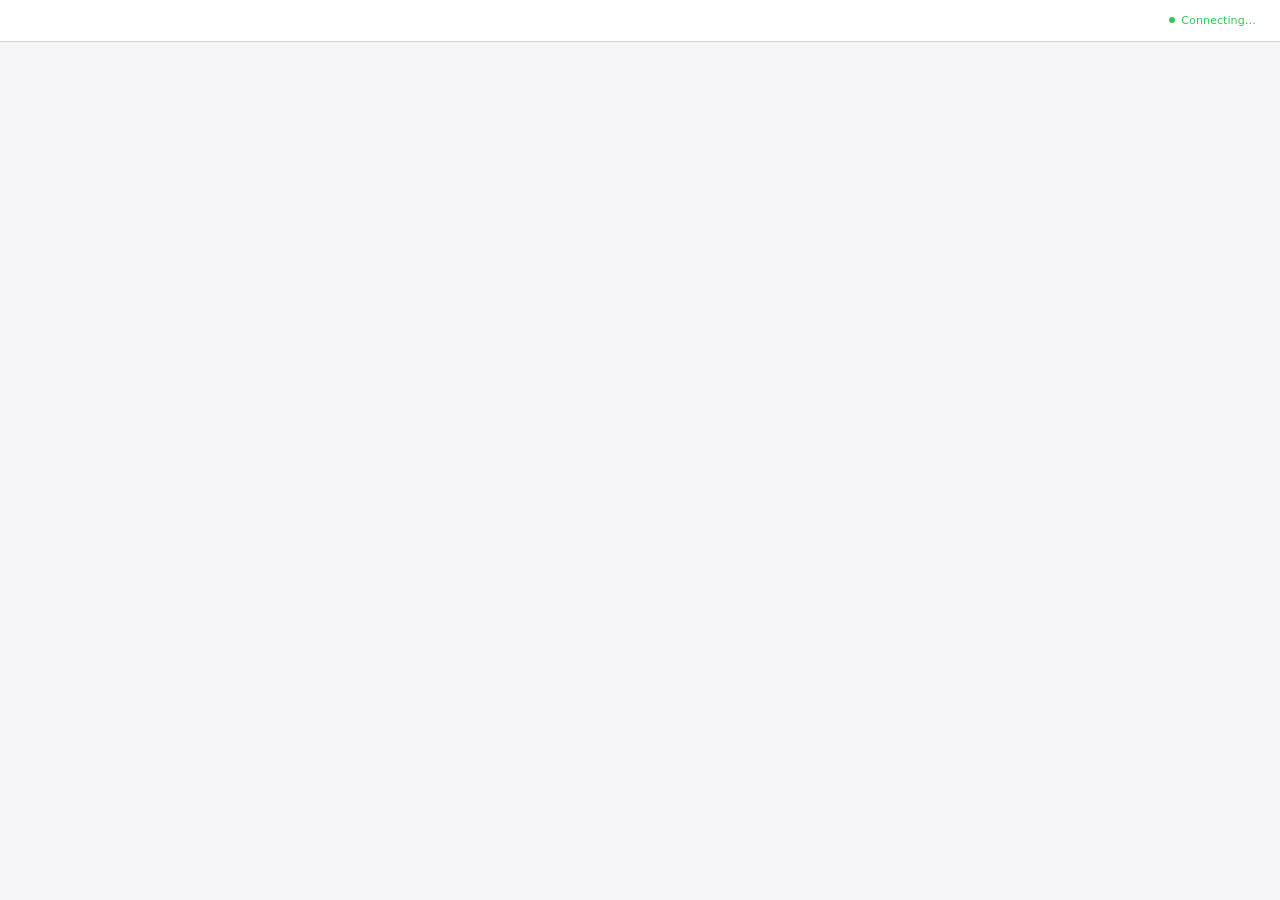
<file: .claude/skills/brainstorming/scripts/frame-template.html>
<!DOCTYPE html>
<html>
<head>
  <meta charset="utf-8">
  <title>Superpowers Brainstorming</title>
  <style>
    /*
     * BRAINSTORM COMPANION FRAME TEMPLATE
     *
     * This template provides a consistent frame with:
     * - OS-aware light/dark theming
     * - Header branding and connection status
     * - Scrollable main content area
     * - CSS helpers for common UI patterns
     *
     * Content is injected via placeholder comment in #frame-content.
     */

    * { box-sizing: border-box; margin: 0; padding: 0; }
    html, body { height: 100%; overflow: hidden; }

    /* ===== THEME VARIABLES ===== */
    :root {
      --bg-primary: #f5f5f7;
      --bg-secondary: #ffffff;
      --bg-tertiary: #e5e5e7;
      --border: #d1d1d6;
      --text-primary: #1d1d1f;
      --text-secondary: #86868b;
      --text-tertiary: #aeaeb2;
      --accent: #0071e3;
      --accent-hover: #0077ed;
      --success: #34c759;
      --warning: #ff9f0a;
      --error: #ff3b30;
      --selected-bg: #e8f4fd;
      --selected-border: #0071e3;
    }

    @media (prefers-color-scheme: dark) {
      :root {
        --bg-primary: #1d1d1f;
        --bg-secondary: #2d2d2f;
        --bg-tertiary: #3d3d3f;
        --border: #424245;
        --text-primary: #f5f5f7;
        --text-secondary: #86868b;
        --text-tertiary: #636366;
        --accent: #0a84ff;
        --accent-hover: #409cff;
        --selected-bg: rgba(10, 132, 255, 0.15);
        --selected-border: #0a84ff;
      }
    }

    body {
      font-family: system-ui, -apple-system, BlinkMacSystemFont, sans-serif;
      background: var(--bg-primary);
      color: var(--text-primary);
      display: flex;
      flex-direction: column;
      line-height: 1.5;
    }

    /* ===== FRAME STRUCTURE ===== */
    .brand { display: flex; align-items: center; min-width: 0; overflow: hidden; color: var(--text-secondary); line-height: 1; }
    .brand a { color: inherit; text-decoration: none; display: flex; align-items: center; gap: 0.5rem; min-width: 0; max-width: 100%; line-height: 1; }
    .brand-copy { display: block; min-width: 0; overflow: hidden; text-overflow: ellipsis; white-space: nowrap; line-height: 1; transform: translateY(-1px); }
    .brand-logo { display: block; height: 1em; width: auto; max-width: 180px; flex-shrink: 0; filter: invert(1); }
    @media (prefers-color-scheme: dark) {
      .brand-logo { filter: none; }
    }
    .status { font-size: 0.7rem; color: var(--status-color, var(--success)); display: flex; align-items: center; gap: 0.4rem; justify-self: end; white-space: nowrap; line-height: 1; }
    .status::before { content: ''; width: 6px; height: 6px; background: var(--status-color, var(--success)); border-radius: 50%; }

    .main { flex: 1; overflow-y: auto; }
    #frame-content { padding: 2rem; min-height: 100%; }

    .header {
      background: var(--bg-secondary);
      border-bottom: 1px solid var(--border);
      padding: 0.5rem 1.5rem;
      flex-shrink: 0;
      display: grid;
      grid-template-columns: minmax(0, 1fr) auto;
      align-items: center;
      gap: 1rem;
      min-height: 42px;
    }
    .header .brand { justify-self: start; width: 100%; font-size: 0.75rem; line-height: 1; }
    .header .status { grid-column: 2; line-height: 1; }
    .header span {
      font-size: 0.75rem;
      color: var(--text-secondary);
    }
    .header .selected-text {
      color: var(--accent);
      font-weight: 500;
    }

    /* ===== TYPOGRAPHY ===== */
    h2 { font-size: 1.5rem; font-weight: 600; margin-bottom: 0.5rem; }
    h3 { font-size: 1.1rem; font-weight: 600; margin-bottom: 0.25rem; }
    .subtitle { color: var(--text-secondary); margin-bottom: 1.5rem; }
    .section { margin-bottom: 2rem; }
    .label { font-size: 0.7rem; color: var(--text-secondary); text-transform: uppercase; letter-spacing: 0.05em; margin-bottom: 0.5rem; }

    /* ===== OPTIONS (for A/B/C choices) ===== */
    .options { display: flex; flex-direction: column; gap: 0.75rem; }
    .option {
      background: var(--bg-secondary);
      border: 2px solid var(--border);
      border-radius: 12px;
      padding: 1rem 1.25rem;
      cursor: pointer;
      transition: all 0.15s ease;
      display: flex;
      align-items: flex-start;
      gap: 1rem;
    }
    .option:hover { border-color: var(--accent); }
    .option.selected { background: var(--selected-bg); border-color: var(--selected-border); }
    .option .letter {
      background: var(--bg-tertiary);
      color: var(--text-secondary);
      width: 1.75rem; height: 1.75rem;
      border-radius: 6px;
      display: flex; align-items: center; justify-content: center;
      font-weight: 600; font-size: 0.85rem; flex-shrink: 0;
    }
    .option.selected .letter { background: var(--accent); color: white; }
    .option .content { flex: 1; }
    .option .content h3 { font-size: 0.95rem; margin-bottom: 0.15rem; }
    .option .content p { color: var(--text-secondary); font-size: 0.85rem; margin: 0; }

    /* ===== CARDS (for showing designs/mockups) ===== */
    .cards { display: grid; grid-template-columns: repeat(auto-fit, minmax(280px, 1fr)); gap: 1rem; }
    .card {
      background: var(--bg-secondary);
      border: 1px solid var(--border);
      border-radius: 12px;
      overflow: hidden;
      cursor: pointer;
      transition: all 0.15s ease;
    }
    .card:hover { border-color: var(--accent); transform: translateY(-2px); box-shadow: 0 4px 12px rgba(0,0,0,0.1); }
    .card.selected { border-color: var(--selected-border); border-width: 2px; }
    .card-image { background: var(--bg-tertiary); aspect-ratio: 16/10; display: flex; align-items: center; justify-content: center; }
    .card-body { padding: 1rem; }
    .card-body h3 { margin-bottom: 0.25rem; }
    .card-body p { color: var(--text-secondary); font-size: 0.85rem; }

    /* ===== MOCKUP CONTAINER ===== */
    .mockup {
      background: var(--bg-secondary);
      border: 1px solid var(--border);
      border-radius: 12px;
      overflow: hidden;
      margin-bottom: 1.5rem;
    }
    .mockup-header {
      background: var(--bg-tertiary);
      padding: 0.5rem 1rem;
      font-size: 0.75rem;
      color: var(--text-secondary);
      border-bottom: 1px solid var(--border);
    }
    .mockup-body { padding: 1.5rem; }

    /* ===== SPLIT VIEW (side-by-side comparison) ===== */
    .split { display: grid; grid-template-columns: 1fr 1fr; gap: 1.5rem; }
    @media (max-width: 700px) { .split { grid-template-columns: 1fr; } }

    /* ===== PROS/CONS ===== */
    .pros-cons { display: grid; grid-template-columns: 1fr 1fr; gap: 1rem; margin: 1rem 0; }
    .pros, .cons { background: var(--bg-secondary); border-radius: 8px; padding: 1rem; }
    .pros h4 { color: var(--success); font-size: 0.85rem; margin-bottom: 0.5rem; }
    .cons h4 { color: var(--error); font-size: 0.85rem; margin-bottom: 0.5rem; }
    .pros ul, .cons ul { margin-left: 1.25rem; font-size: 0.85rem; color: var(--text-secondary); }
    .pros li, .cons li { margin-bottom: 0.25rem; }

    /* ===== PLACEHOLDER (for mockup areas) ===== */
    .placeholder {
      background: var(--bg-tertiary);
      border: 2px dashed var(--border);
      border-radius: 8px;
      padding: 2rem;
      text-align: center;
      color: var(--text-tertiary);
    }

    /* ===== INLINE MOCKUP ELEMENTS ===== */
    .mock-nav { background: var(--accent); color: white; padding: 0.75rem 1rem; display: flex; gap: 1.5rem; font-size: 0.9rem; }
    .mock-sidebar { background: var(--bg-tertiary); padding: 1rem; min-width: 180px; }
    .mock-content { padding: 1.5rem; flex: 1; }
    .mock-button { background: var(--accent); color: white; border: none; padding: 0.5rem 1rem; border-radius: 6px; font-size: 0.85rem; }
    .mock-input { background: var(--bg-primary); border: 1px solid var(--border); border-radius: 6px; padding: 0.5rem; width: 100%; }
  </style>
</head>
<body>
  <div class="header">
    <!-- BRANDING -->
    <div class="status">Connecting…</div>
  </div>

  <div class="main">
    <div id="frame-content">
      <!-- CONTENT -->
    </div>
  </div>

</body>
</html>
</file>
<file: vendor/lenis.css>
html.lenis,html.lenis body{height:auto}.lenis:not(.lenis-autoToggle).lenis-stopped{overflow:clip}.lenis [data-lenis-prevent],.lenis [data-lenis-prevent-wheel],.lenis [data-lenis-prevent-touch]{overscroll-behavior:contain}.lenis.lenis-smooth iframe{pointer-events:none}.lenis.lenis-autoToggle{transition-property:overflow;transition-duration:1ms;transition-behavior:allow-discrete}
</file>
